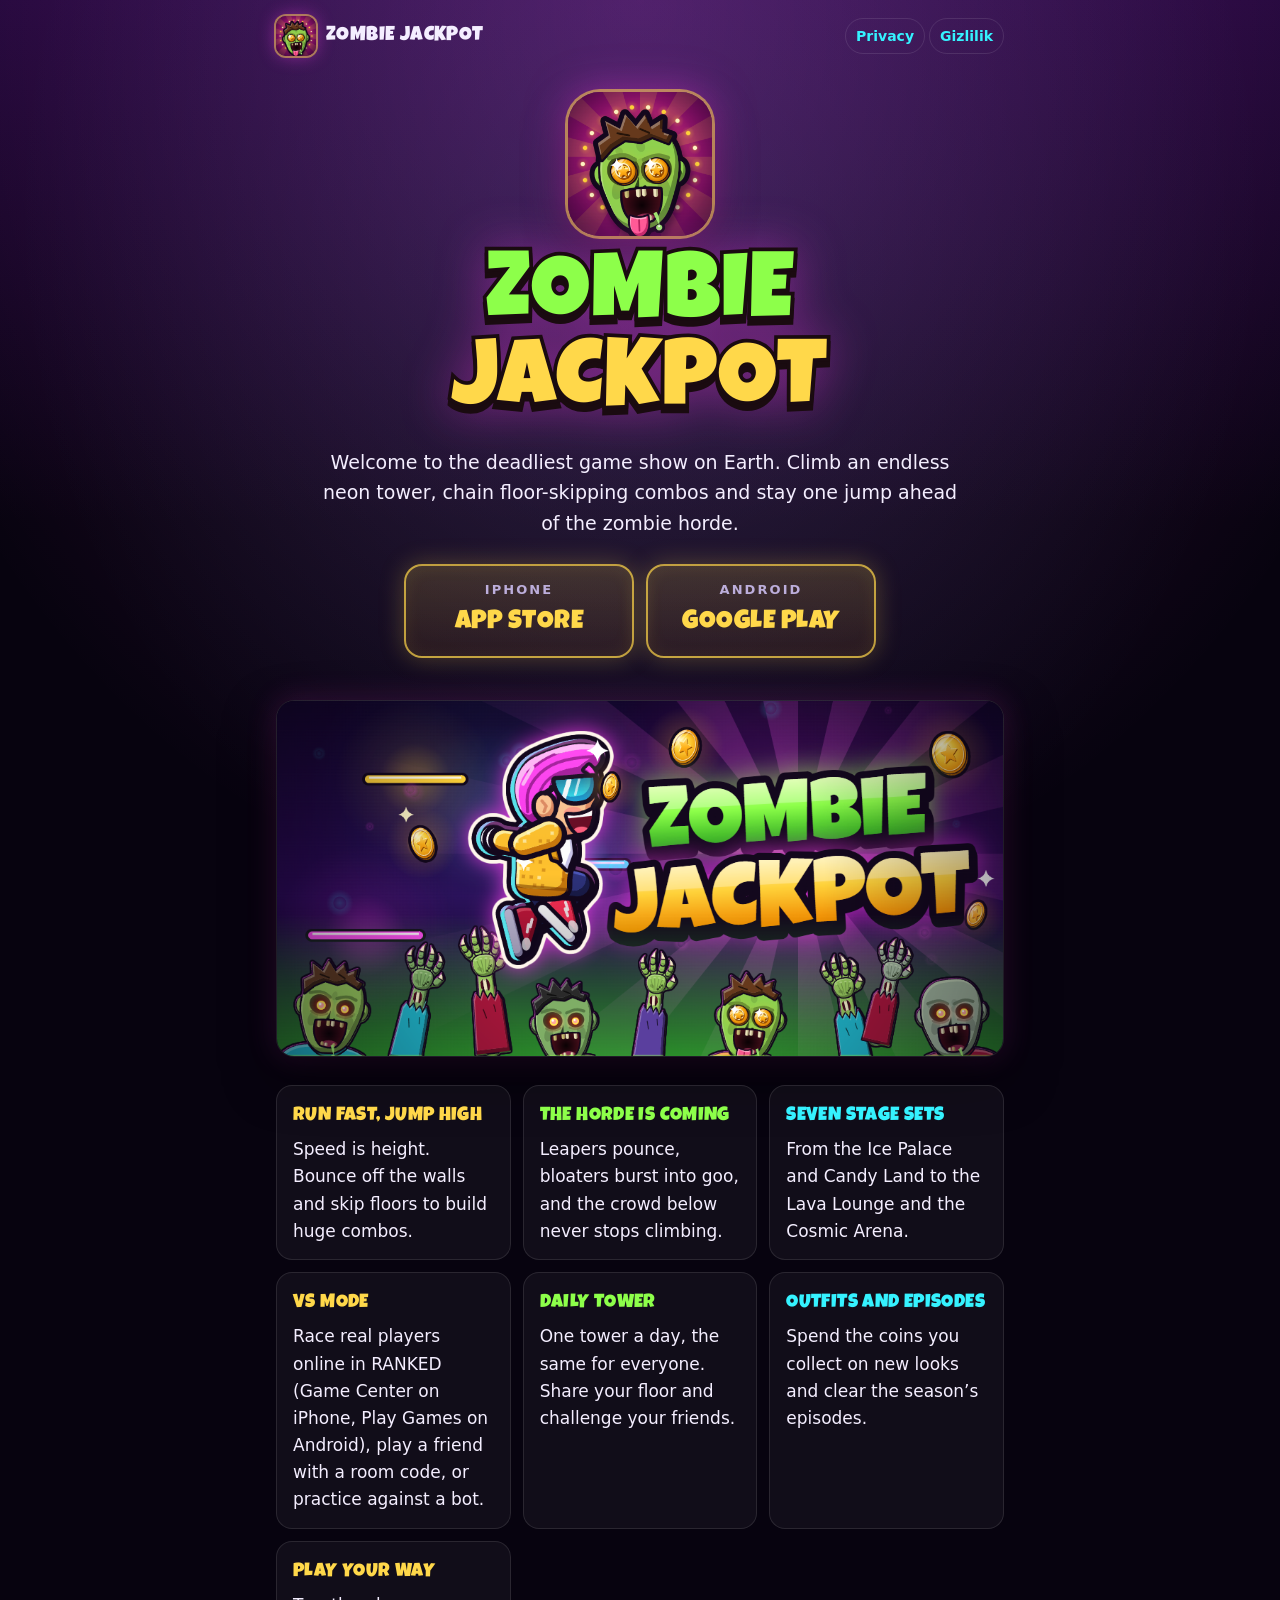
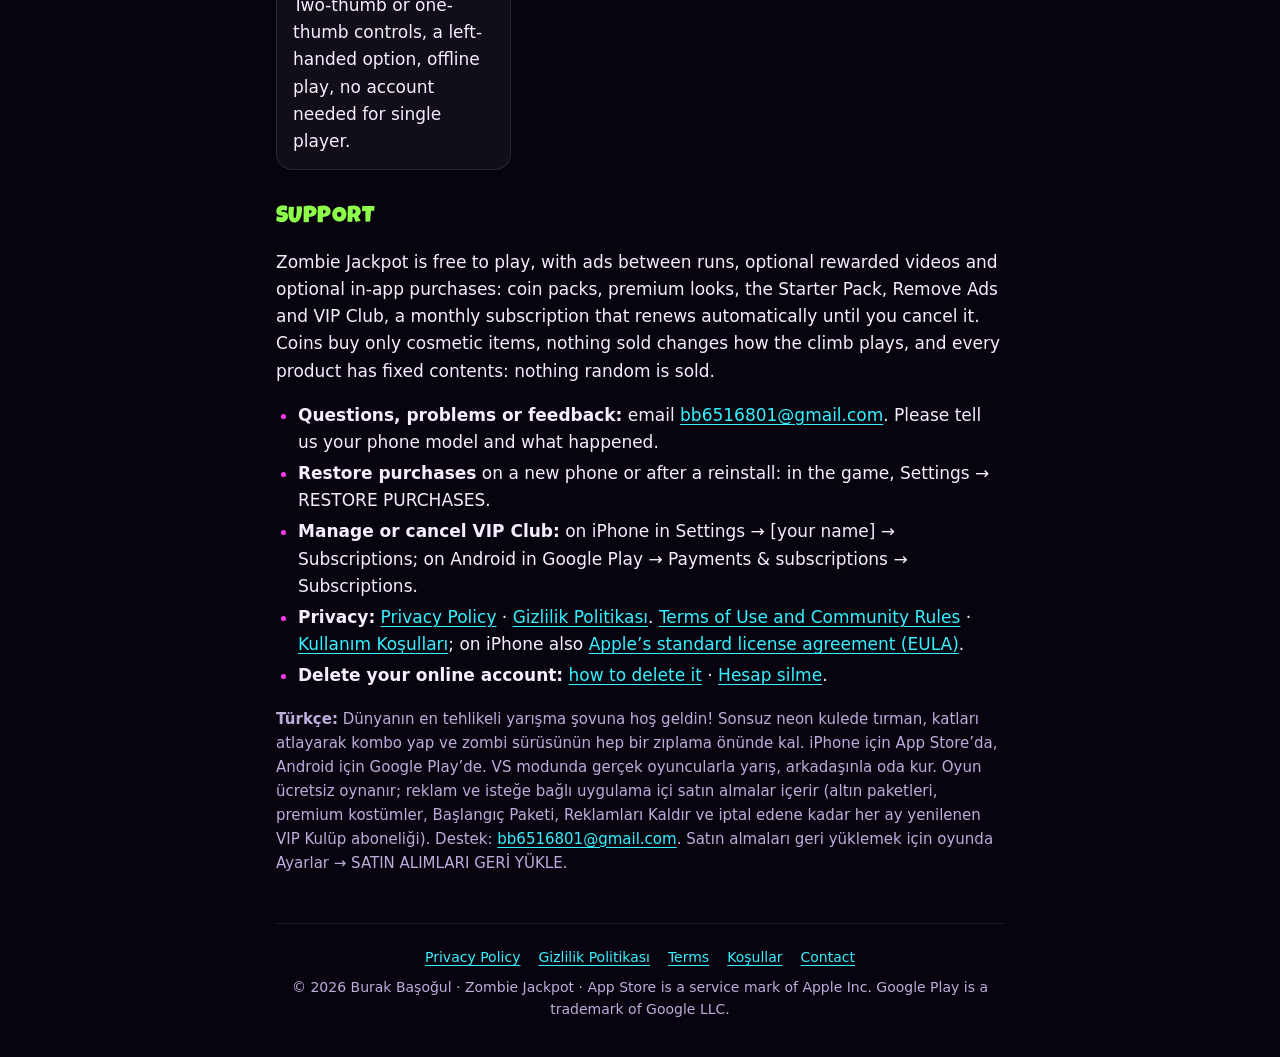
<file: index.html>
<!doctype html>
<html lang="en">
<head>
<meta charset="utf-8">
<meta name="viewport" content="width=device-width, initial-scale=1">
<meta name="color-scheme" content="dark">
<meta name="theme-color" content="#1f0838">
<title>Zombie Jackpot · iPhone and Android</title>
<meta name="description" content="Zombie Jackpot: climb an endless neon tower in a zombie game show. Run fast, jump high, chain combos and stay one jump ahead of the horde. For iPhone (App Store) and Android (Google Play).">
<meta property="og:title" content="Zombie Jackpot">
<meta property="og:description" content="Climb the neon tower, chain combos, escape the zombie horde. For iPhone and Android.">
<meta property="og:image" content="feature-graphic.png">
<meta property="og:type" content="website">
<link rel="icon" href="icon-512.png" type="image/png">
<link rel="apple-touch-icon" href="icon-512.png">
<link rel="stylesheet" href="style.css">
</head>
<body>
<div class="wrap">
  <header class="top">
    <a class="brand" href="index.html" aria-current="page"><img src="icon-512.png" alt="" width="40" height="40"><span>Zombie Jackpot</span></a>
    <nav class="lang" aria-label="Privacy"><a href="privacy.html">Privacy</a><a href="gizlilik.html" hreflang="tr" lang="tr">Gizlilik</a></nav>
  </header>

  <main>
    <section class="hero">
      <img class="icon" src="icon-512.png" alt="Zombie Jackpot app icon: a green zombie with gold coin eyes" width="144" height="144">
      <h1 class="logo"><span class="z">Zombie</span><span class="j">Jackpot</span></h1>
      <p class="tagline">Welcome to the deadliest game show on Earth. Climb an endless neon tower, chain floor-skipping
      combos and stay one jump ahead of the zombie horde.</p>
      <div class="stores">
        <a class="soon" href="https://apps.apple.com/app/id6822886805"><small>iPhone</small><strong>App Store</strong></a>
        <a class="soon" href="https://play.google.com/store/apps/details?id=com.zombiejackpot.game"><small>Android</small><strong>Google Play</strong></a>
      </div>
    </section>

    <img class="banner" src="feature-graphic.png" alt="The Zombie Jackpot hero leaps above a crowd of cartoon zombies reaching for coins" width="1024" height="500">

    <ul class="features">
      <li><b>Run fast, jump high</b>Speed is height. Bounce off the walls and skip floors to build huge combos.</li>
      <li><b>The horde is coming</b>Leapers pounce, bloaters burst into goo, and the crowd below never stops climbing.</li>
      <li><b>Seven stage sets</b>From the Ice Palace and Candy Land to the Lava Lounge and the Cosmic Arena.</li>
      <li><b>VS mode</b>Race real players online in RANKED (Game Center on iPhone, Play Games on Android), play a friend with a room code, or practice against a bot.</li>
      <li><b>Daily Tower</b>One tower a day, the same for everyone. Share your floor and challenge your friends.</li>
      <li><b>Outfits and episodes</b>Spend the coins you collect on new looks and clear the season’s episodes.</li>
      <li><b>Play your way</b>Two-thumb or one-thumb controls, a left-handed option, offline play, no account needed for single player.</li>
    </ul>

    <section class="doc" aria-labelledby="support">
      <h2 id="support">Support</h2>
      <p>Zombie Jackpot is free to play, with ads between runs, optional rewarded videos and optional in-app purchases:
      coin packs, premium looks, the Starter Pack, Remove Ads and VIP Club, a monthly subscription that renews
      automatically until you cancel it. Coins buy only cosmetic items, nothing sold changes how the climb plays, and every
      product has fixed contents: nothing random is sold.</p>
      <ul>
        <li><strong>Questions, problems or feedback:</strong> email <a href="mailto:bb6516801@gmail.com">bb6516801@gmail.com</a>.
        Please tell us your phone model and what happened.</li>
        <li><strong>Restore purchases</strong> on a new phone or after a reinstall: in the game, Settings → RESTORE PURCHASES.</li>
        <li><strong>Manage or cancel VIP Club:</strong> on iPhone in Settings → [your name] → Subscriptions; on Android in
        Google Play → Payments &amp; subscriptions → Subscriptions.</li>
        <li><strong>Privacy:</strong> <a href="privacy.html">Privacy Policy</a> · <a href="gizlilik.html" hreflang="tr" lang="tr">Gizlilik Politikası</a>.
        <a href="terms.html">Terms of Use and Community Rules</a> · <a href="kosullar.html" hreflang="tr" lang="tr">Kullanım Koşulları</a>; on iPhone also <a href="https://www.apple.com/legal/internet-services/itunes/dev/stdeula/" rel="noopener">Apple’s standard license agreement (EULA)</a>.</li>
        <li><strong>Delete your online account:</strong> <a href="delete-account.html">how to delete it</a> · <a href="hesap-silme.html" hreflang="tr" lang="tr">Hesap silme</a>.</li>
      </ul>
    </section>

    <p class="note" lang="tr"><strong>Türkçe:</strong> Dünyanın en tehlikeli yarışma şovuna hoş geldin! Sonsuz neon kulede
    tırman, katları atlayarak kombo yap ve zombi sürüsünün hep bir zıplama önünde kal. iPhone için App Store’da,
    Android için Google Play’de. VS modunda gerçek oyuncularla yarış, arkadaşınla oda kur. Oyun ücretsiz oynanır;
    reklam ve isteğe bağlı uygulama içi satın almalar içerir (altın paketleri, premium kostümler, Başlangıç Paketi,
    Reklamları Kaldır ve iptal edene kadar her ay yenilenen VIP Kulüp aboneliği). Destek:
    <a href="mailto:bb6516801@gmail.com">bb6516801@gmail.com</a>. Satın almaları geri yüklemek için oyunda Ayarlar →
    SATIN ALIMLARI GERİ YÜKLE.</p>
  </main>

  <footer class="foot">
    <nav aria-label="Site"><a href="privacy.html">Privacy Policy</a><a href="gizlilik.html" hreflang="tr" lang="tr">Gizlilik Politikası</a><a href="terms.html">Terms</a><a href="kosullar.html" hreflang="tr" lang="tr">Koşullar</a><a href="mailto:bb6516801@gmail.com">Contact</a></nav>
    <div>© 2026 Burak Başoğul · Zombie Jackpot · App Store is a service mark of Apple Inc. Google Play is a trademark of Google LLC.</div>
  </footer>
</div>
</body>
</html>
</file>
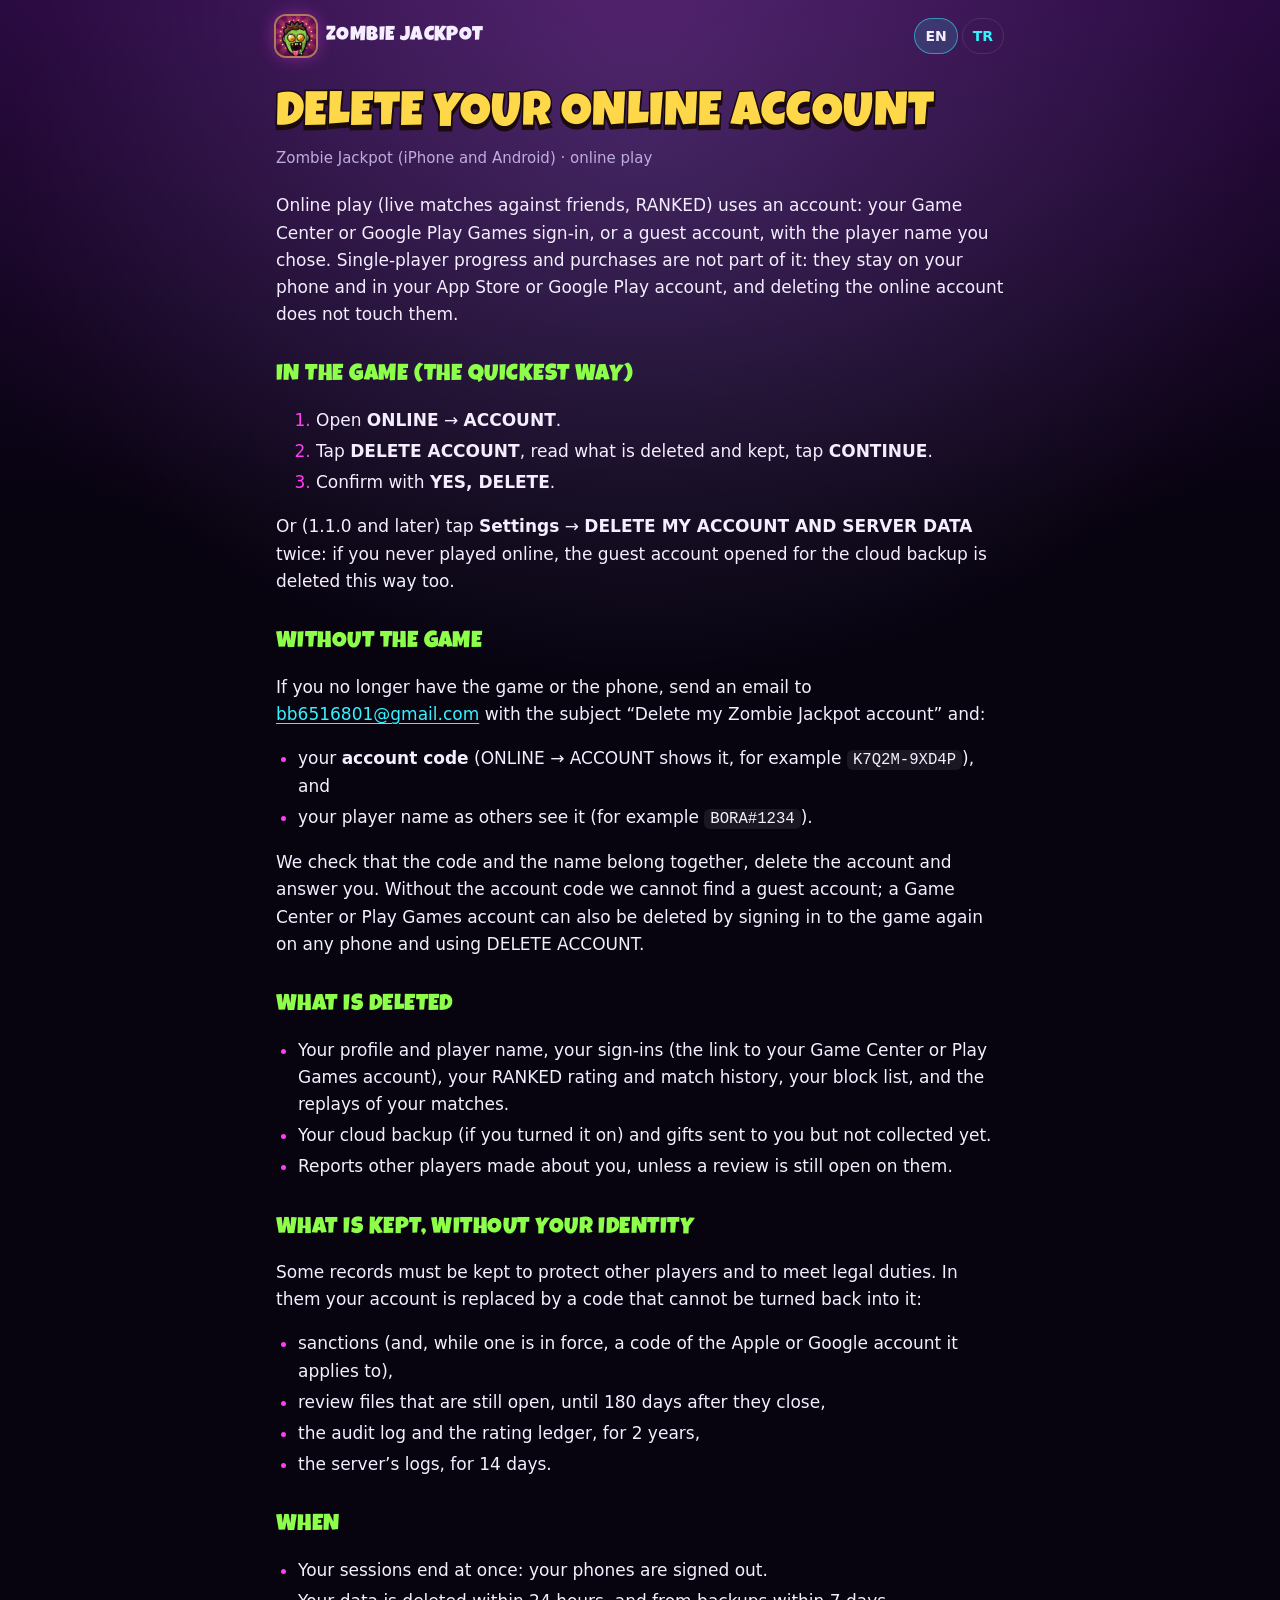
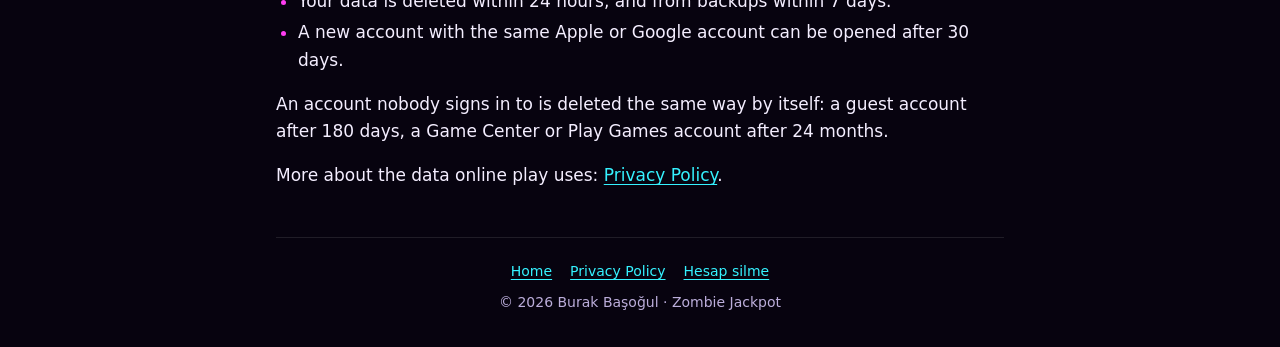
<file: delete-account.html>
<!doctype html>
<html lang="en">
<head>
<meta charset="utf-8">
<meta name="viewport" content="width=device-width, initial-scale=1">
<meta name="color-scheme" content="dark">
<meta name="theme-color" content="#1f0838">
<meta name="robots" content="noindex">
<title>Delete your online account · Zombie Jackpot</title>
<meta name="description" content="How to delete your Zombie Jackpot online account, in the game or by email, and what is deleted and kept.">
<link rel="icon" href="icon-512.png" type="image/png">
<link rel="apple-touch-icon" href="icon-512.png">
<link rel="alternate" hreflang="tr" href="hesap-silme.html">
<link rel="stylesheet" href="style.css">
</head>
<body>
<div class="wrap">
  <header class="top">
    <a class="brand" href="index.html"><img src="icon-512.png" alt="" width="40" height="40"><span>Zombie Jackpot</span></a>
    <nav class="lang" aria-label="Language"><span aria-current="page">EN</span><a href="hesap-silme.html" hreflang="tr" lang="tr">TR</a></nav>
  </header>

  <main class="doc">
    <h1>Delete your online account</h1>
    <p class="meta">Zombie Jackpot (iPhone and Android) · online play</p>

    <p>Online play (live matches against friends, RANKED) uses an account: your Game Center or Google Play Games sign-in,
    or a guest account, with the player name you chose. Single-player progress and purchases are not part of it: they
    stay on your phone and in your App Store or Google Play account, and deleting the online account does not touch
    them.</p>

    <h2 id="in-game">In the game (the quickest way)</h2>
    <ol>
      <li>Open <strong>ONLINE</strong> → <strong>ACCOUNT</strong>.</li>
      <li>Tap <strong>DELETE ACCOUNT</strong>, read what is deleted and kept, tap <strong>CONTINUE</strong>.</li>
      <li>Confirm with <strong>YES, DELETE</strong>.</li>
    </ol>
    <p>Or (1.1.0 and later) tap <strong>Settings</strong> → <strong>DELETE MY ACCOUNT AND SERVER DATA</strong> twice: if you
    never played online, the guest account opened for the cloud backup is deleted this way too.</p>

    <h2 id="email">Without the game</h2>
    <p>If you no longer have the game or the phone, send an email to
    <a href="mailto:bb6516801@gmail.com?subject=Delete%20my%20Zombie%20Jackpot%20account">bb6516801@gmail.com</a> with
    the subject “Delete my Zombie Jackpot account” and:</p>
    <ul>
      <li>your <strong>account code</strong> (ONLINE → ACCOUNT shows it, for example <code>K7Q2M-9XD4P</code>), and</li>
      <li>your player name as others see it (for example <code>BORA#1234</code>).</li>
    </ul>
    <p>We check that the code and the name belong together, delete the account and answer you. Without the account code
    we cannot find a guest account; a Game Center or Play Games account can also be deleted by signing in to the game
    again on any phone and using DELETE ACCOUNT.</p>

    <h2 id="what">What is deleted</h2>
    <ul>
      <li>Your profile and player name, your sign-ins (the link to your Game Center or Play Games account), your RANKED
      rating and match history, your block list, and the replays of your matches.</li>
      <li>Your cloud backup (if you turned it on) and gifts sent to you but not collected yet.</li>
      <li>Reports other players made about you, unless a review is still open on them.</li>
    </ul>

    <h2 id="kept">What is kept, without your identity</h2>
    <p>Some records must be kept to protect other players and to meet legal duties. In them your account is replaced by a
    code that cannot be turned back into it:</p>
    <ul>
      <li>sanctions (and, while one is in force, a code of the Apple or Google account it applies to),</li>
      <li>review files that are still open, until 180 days after they close,</li>
      <li>the audit log and the rating ledger, for 2 years,</li>
      <li>the server’s logs, for 14 days.</li>
    </ul>

    <h2 id="when">When</h2>
    <ul>
      <li>Your sessions end at once: your phones are signed out.</li>
      <li>Your data is deleted within 24 hours, and from backups within 7 days.</li>
      <li>A new account with the same Apple or Google account can be opened after 30 days.</li>
    </ul>
    <p>An account nobody signs in to is deleted the same way by itself: a guest account after 180 days, a Game Center or
    Play Games account after 24 months.</p>

    <p>More about the data online play uses: <a href="privacy.html">Privacy Policy</a>.</p>
  </main>

  <footer class="foot">
    <nav aria-label="Site"><a href="index.html">Home</a><a href="privacy.html">Privacy Policy</a><a href="hesap-silme.html" hreflang="tr" lang="tr">Hesap silme</a></nav>
    <div>© 2026 Burak Başoğul · Zombie Jackpot</div>
  </footer>
</div>
</body>
</html>
</file>
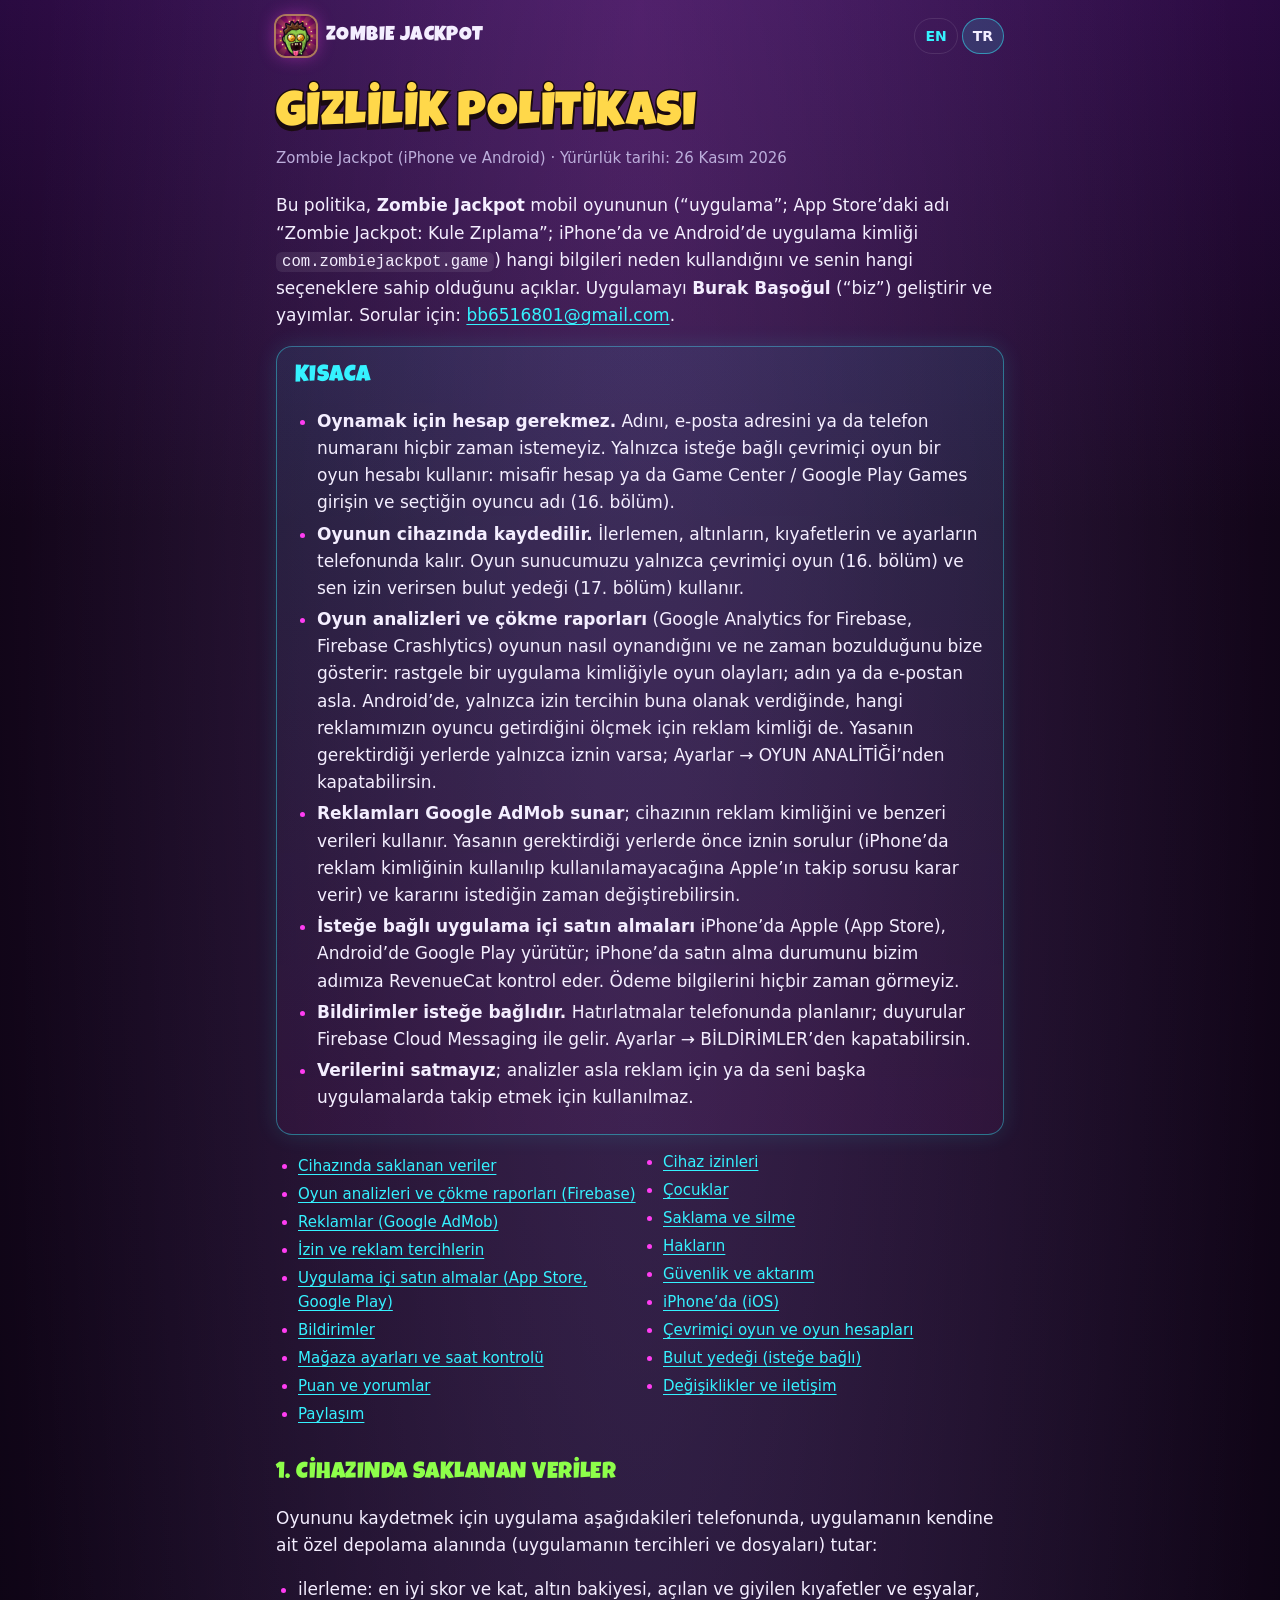
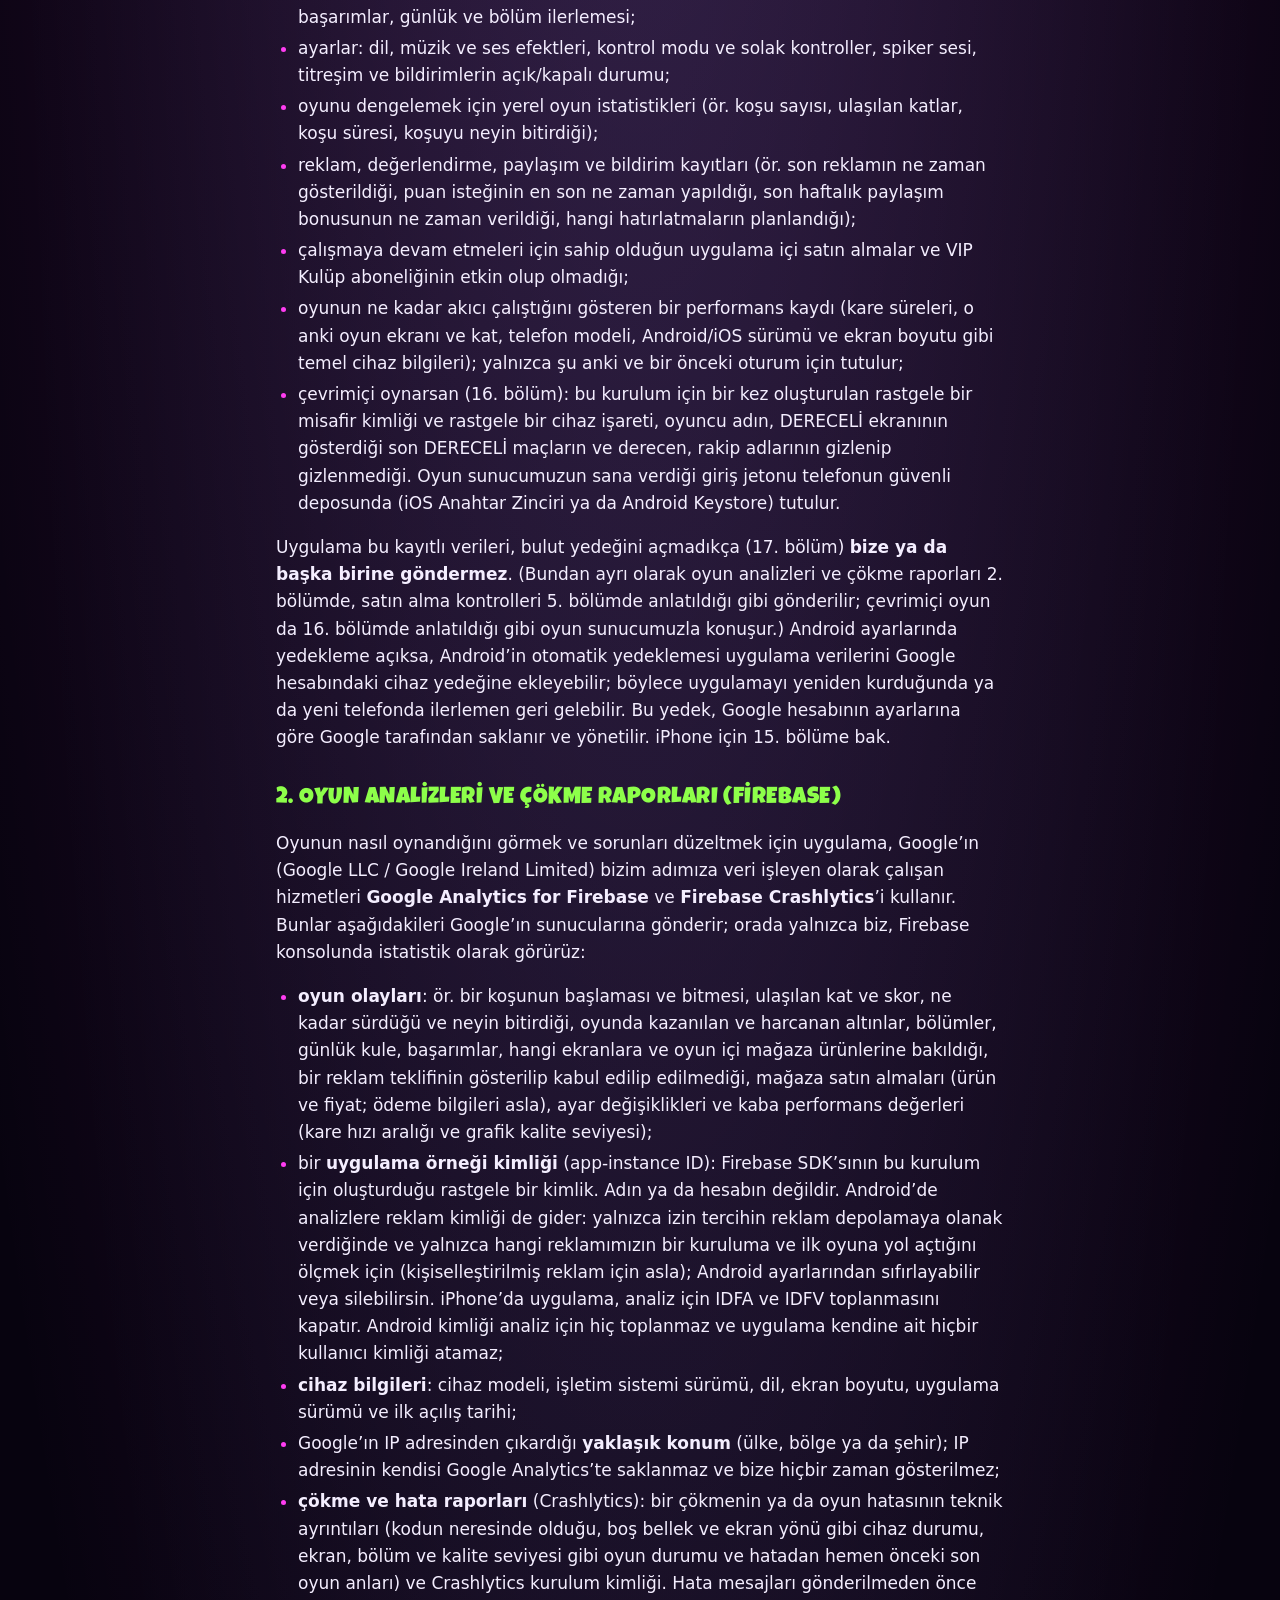
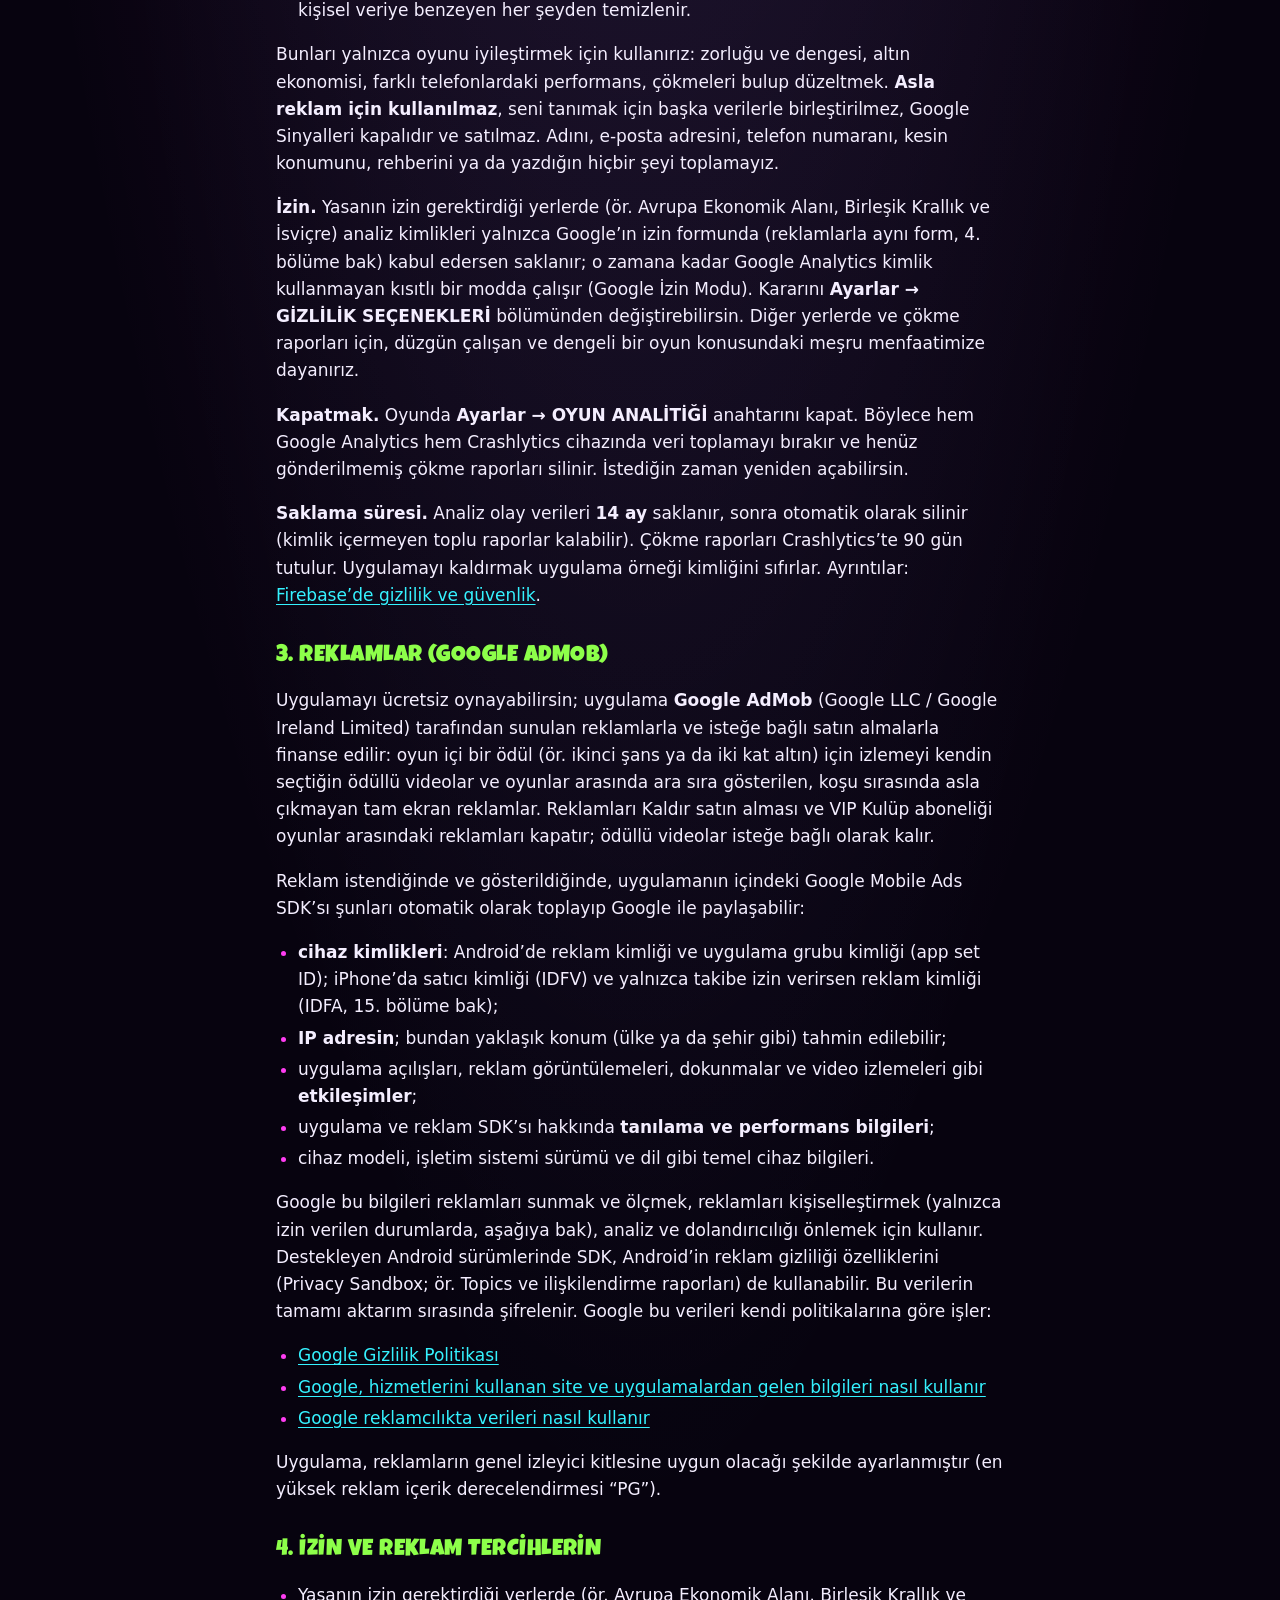
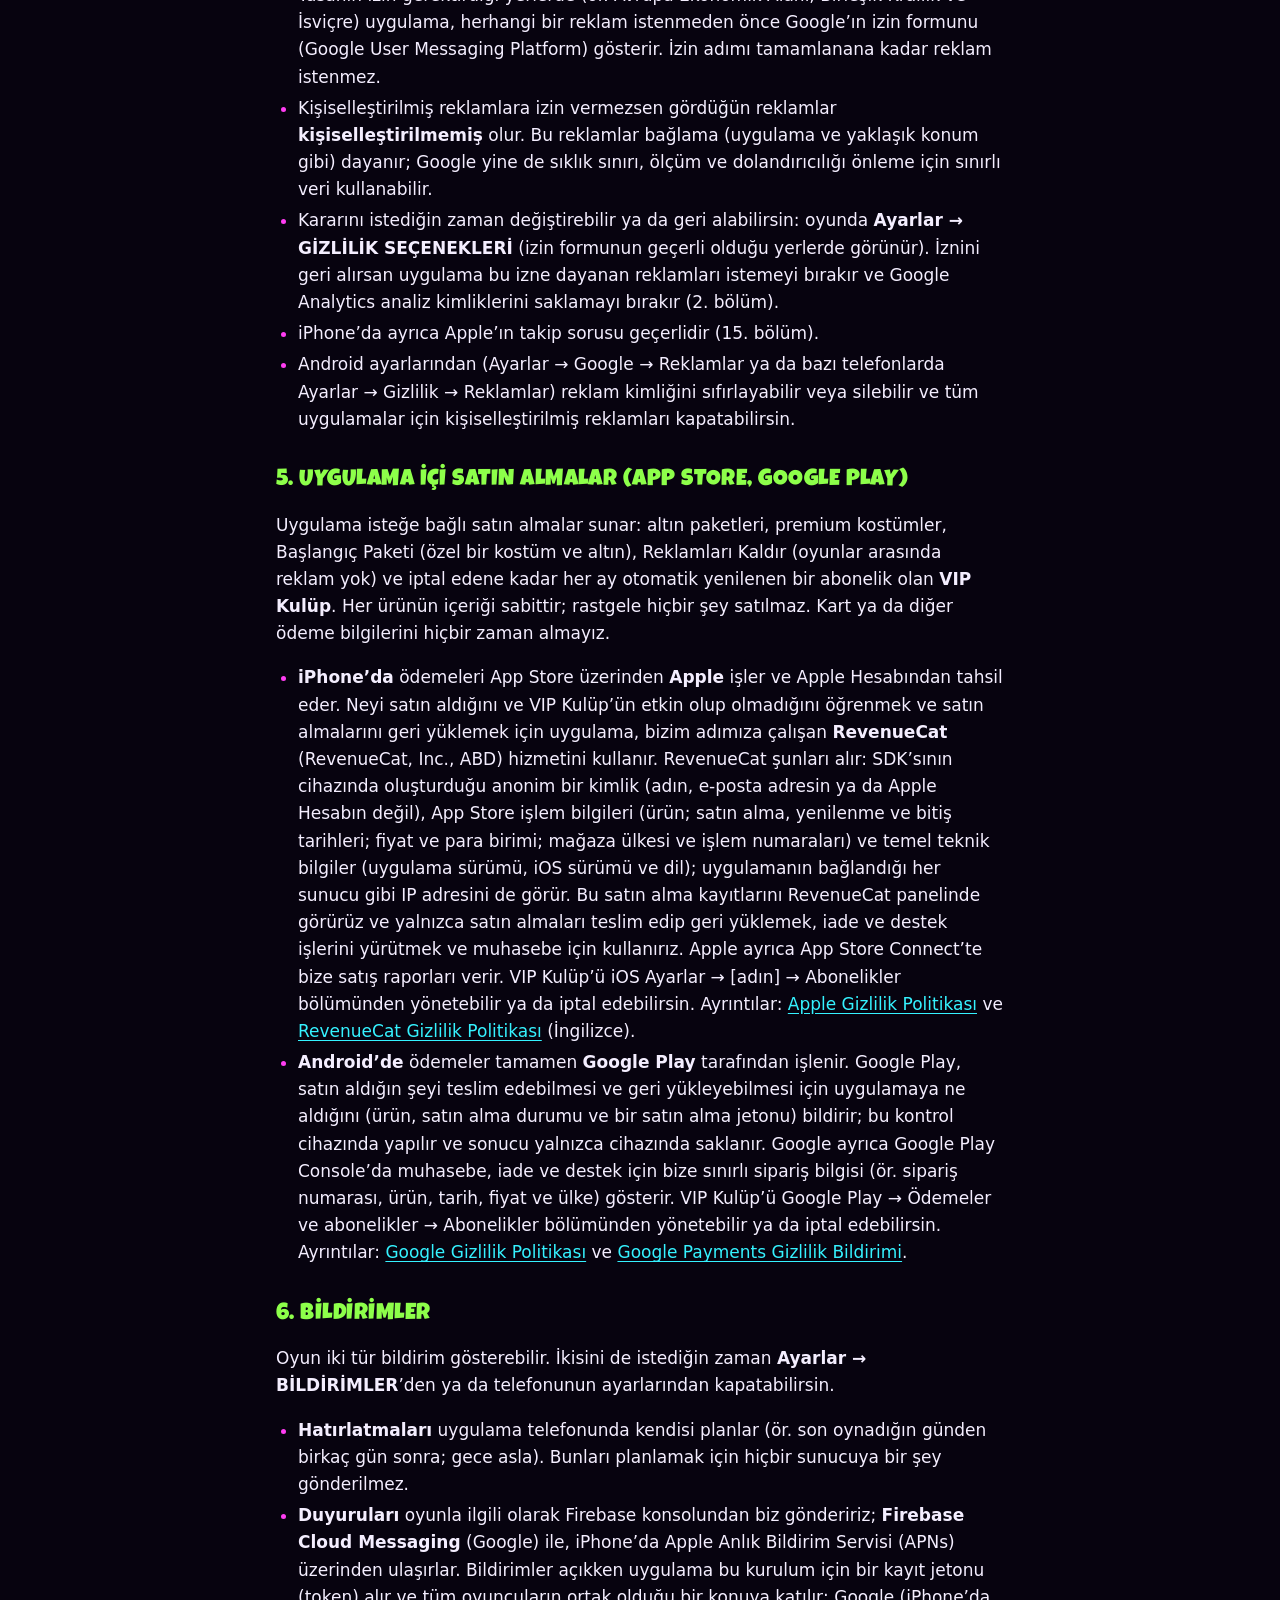
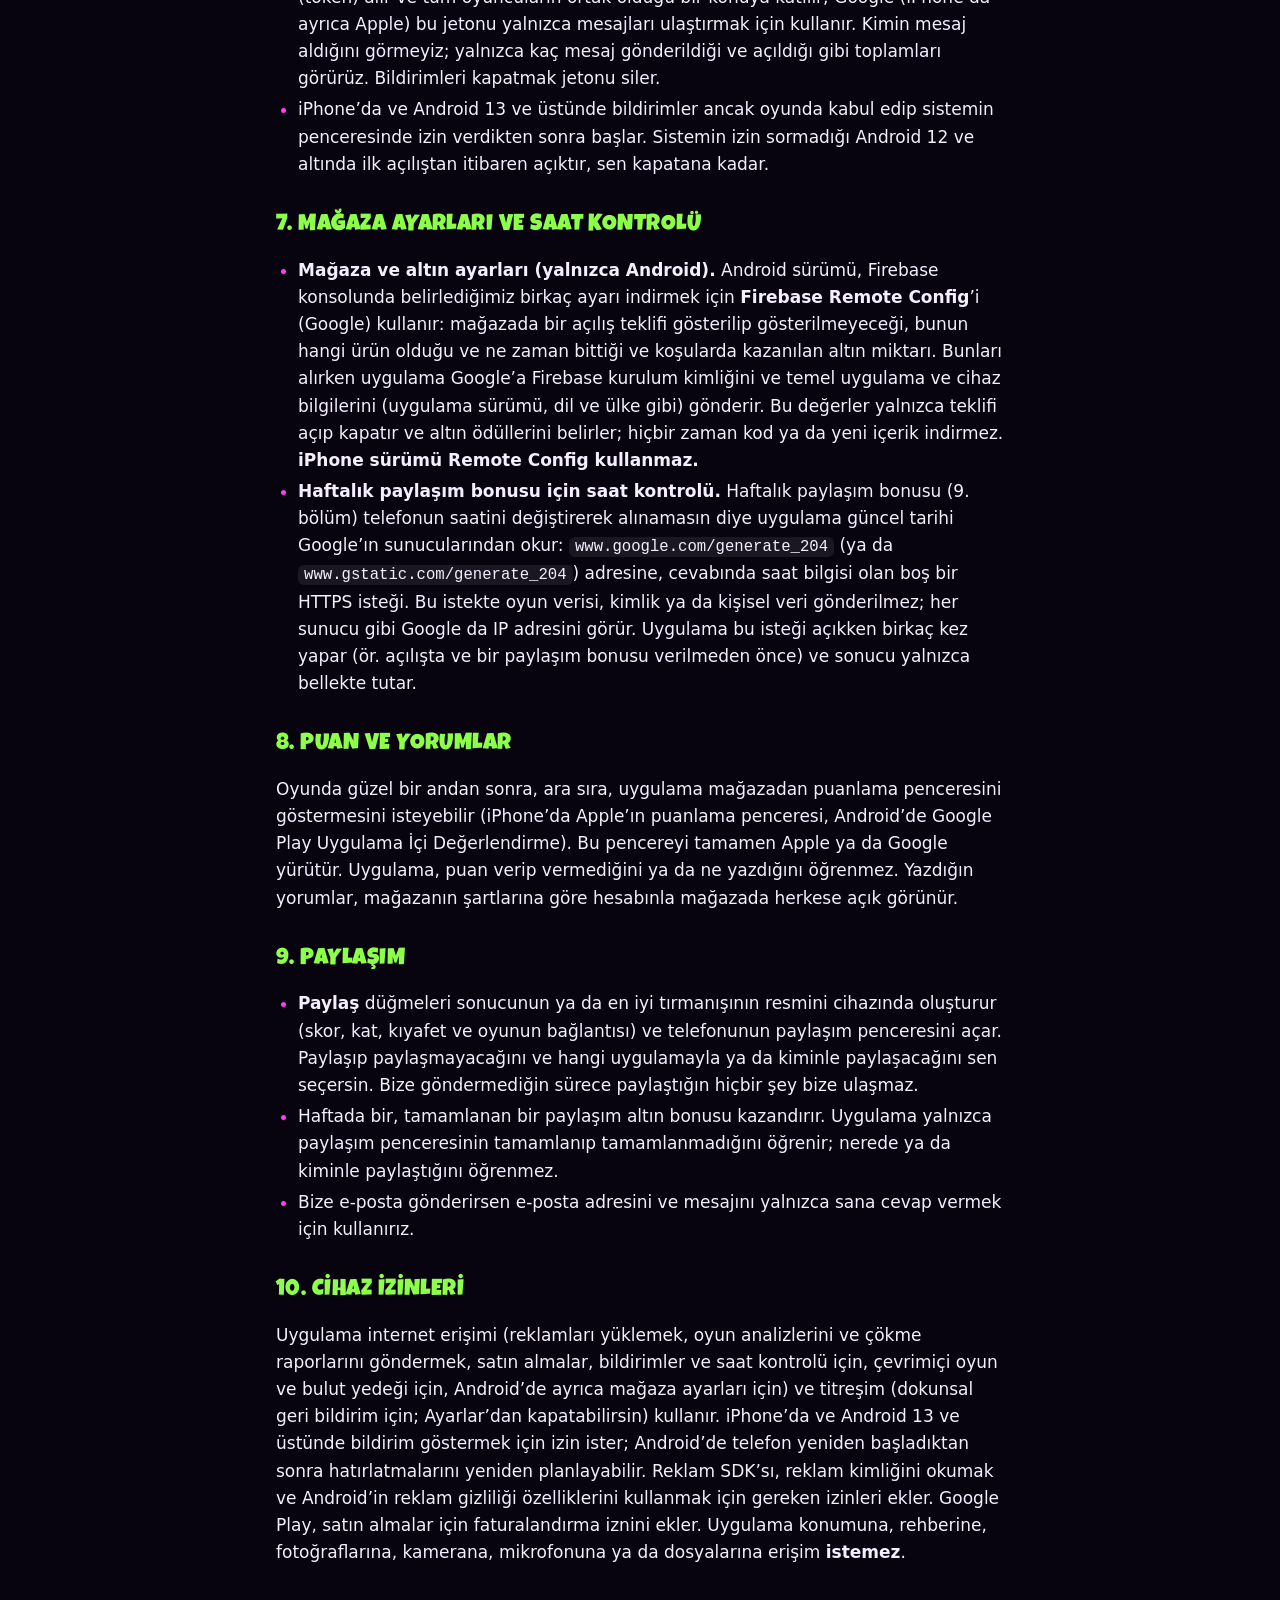
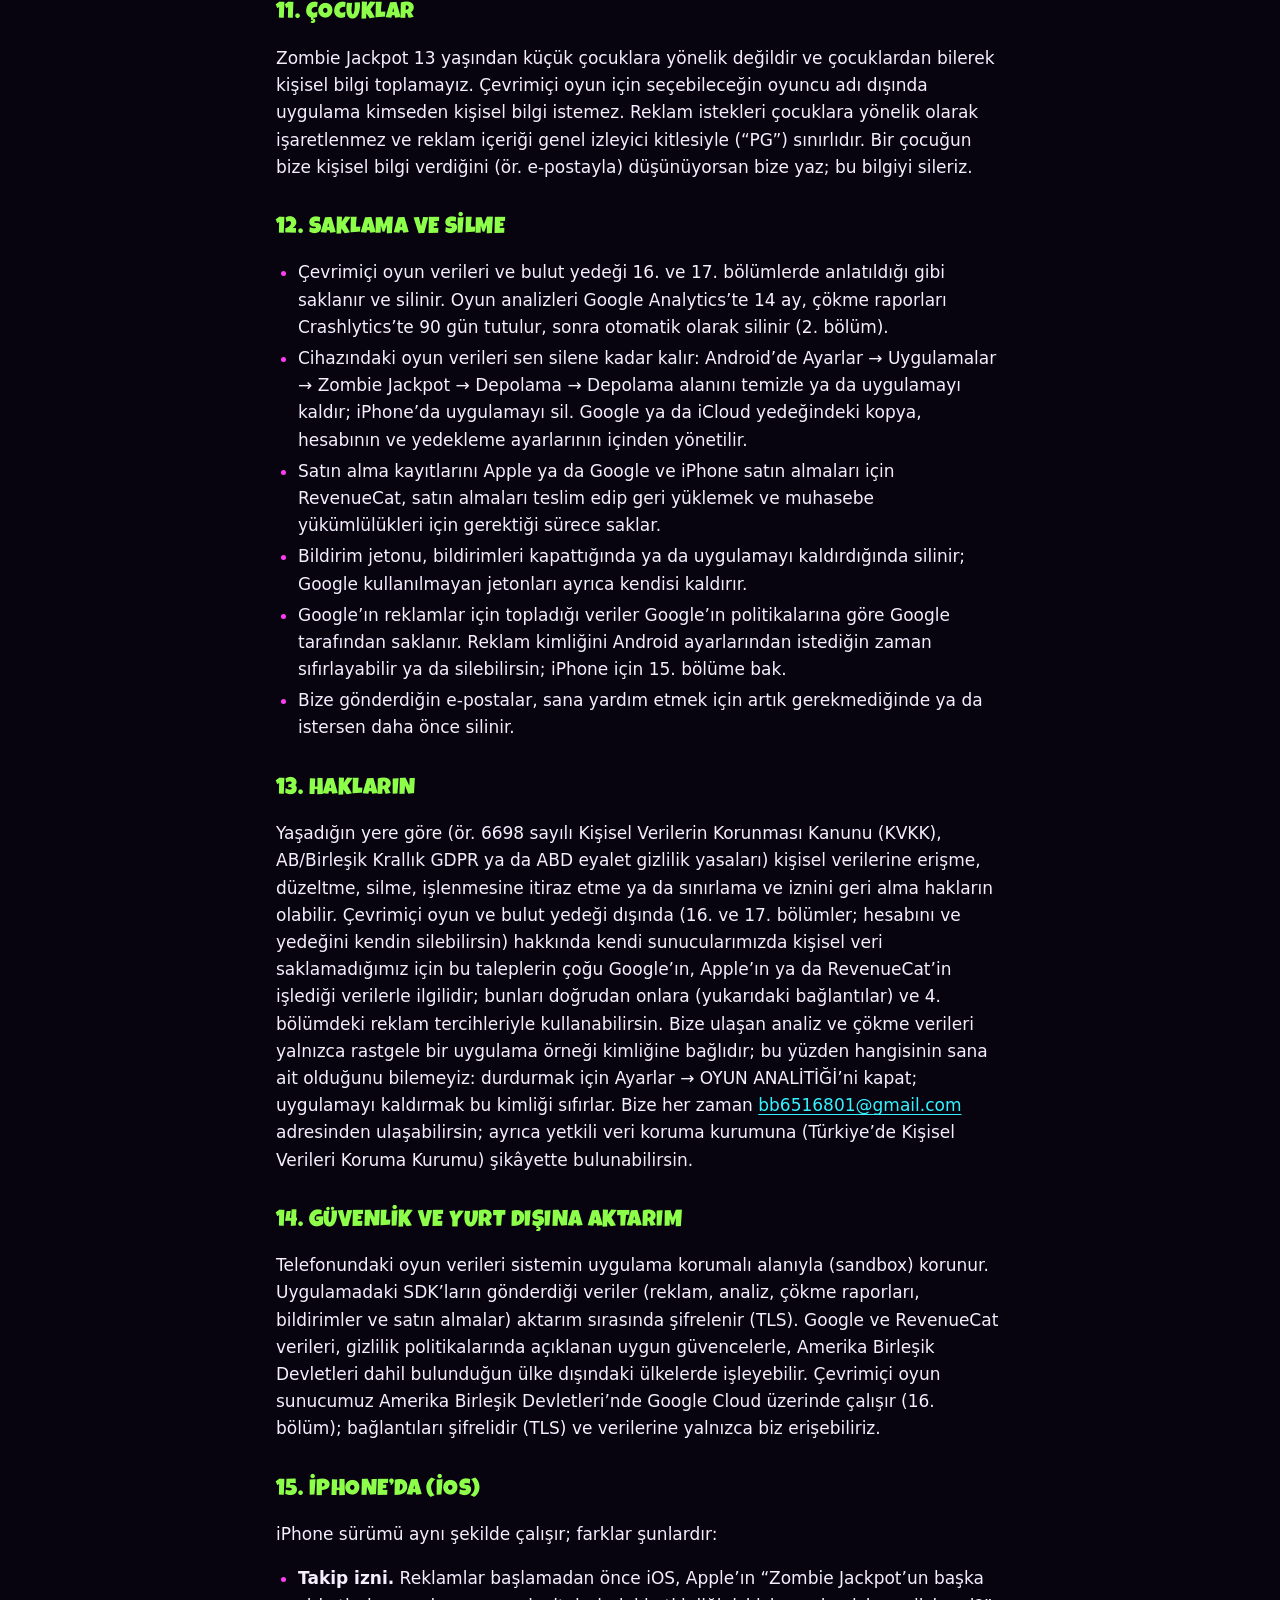
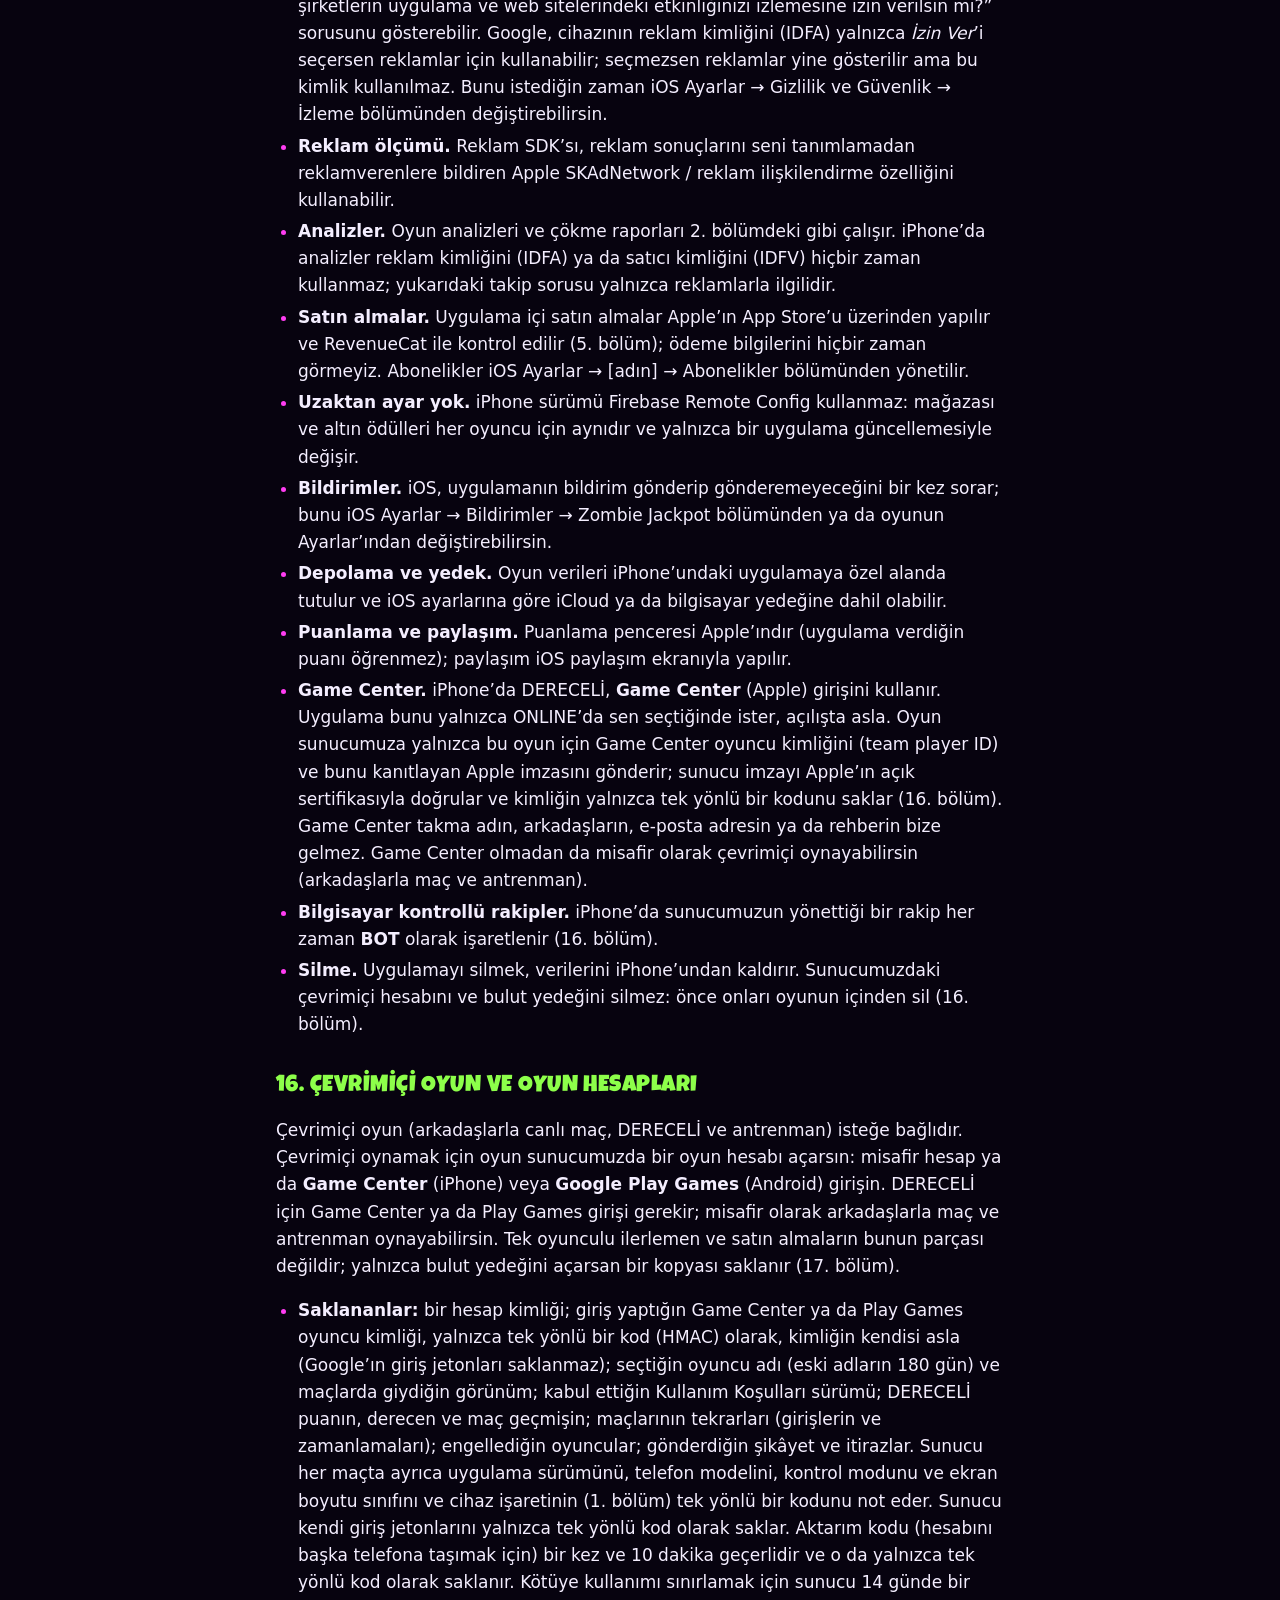
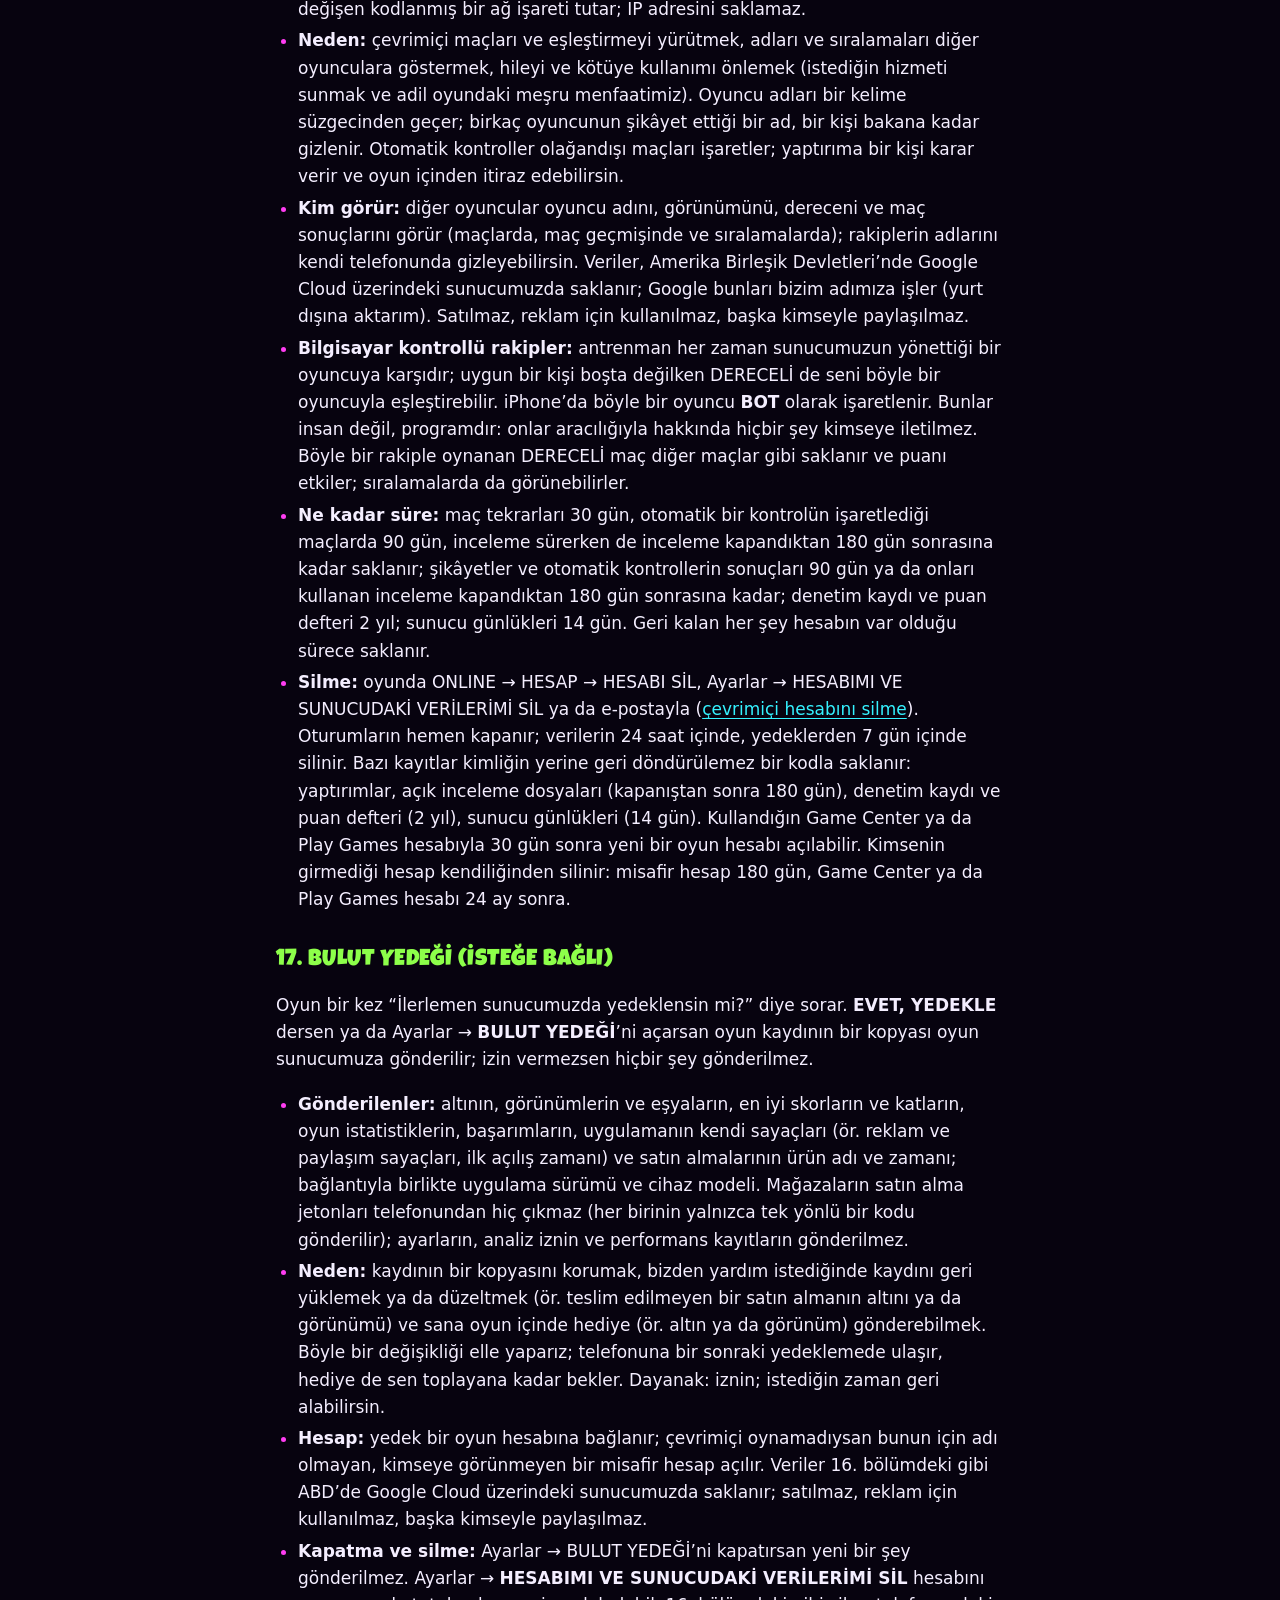
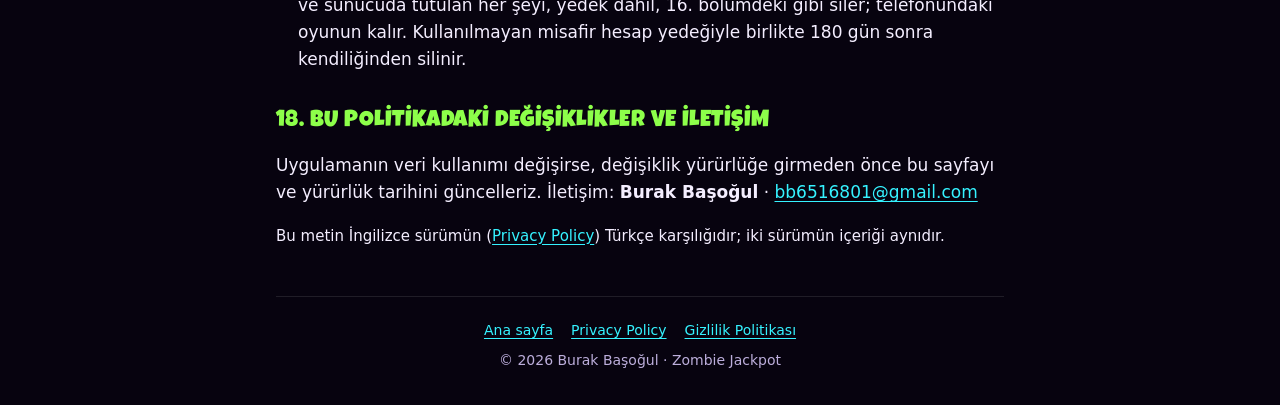
<file: gizlilik.html>
<!doctype html>
<html lang="tr">
<head>
<meta charset="utf-8">
<meta name="viewport" content="width=device-width, initial-scale=1">
<meta name="color-scheme" content="dark">
<meta name="theme-color" content="#1f0838">
<title>Gizlilik Politikası · Zombie Jackpot</title>
<meta name="description" content="iPhone ve Android için Zombie Jackpot mobil oyununun gizlilik politikası: cihazında kalan veriler, oyun analizleri ve çökme raporları (Firebase), Google AdMob reklamları, isteğe bağlı bildirimler, App Store (RevenueCat ile) ve Google Play satın almaları, oyun hesabıyla isteğe bağlı çevrimiçi oyun ve isteğe bağlı bulut yedeği nasıl çalışır, seçeneklerin neler.">
<link rel="icon" href="icon-512.png" type="image/png">
<link rel="apple-touch-icon" href="icon-512.png">
<link rel="alternate" hreflang="en" href="privacy.html">
<link rel="stylesheet" href="style.css">
</head>
<body>
<div class="wrap">
  <header class="top">
    <a class="brand" href="index.html"><img src="icon-512.png" alt="" width="40" height="40"><span lang="en">Zombie Jackpot</span></a>
    <nav class="lang" aria-label="Dil"><a href="privacy.html" hreflang="en" lang="en">EN</a><span aria-current="page">TR</span></nav>
  </header>

  <main class="doc">
    <h1>Gizlilik Politikası</h1>
    <p class="meta">Zombie Jackpot (iPhone ve Android) · Yürürlük tarihi: 26 Kasım 2026</p>

    <p>Bu politika, <strong>Zombie Jackpot</strong> mobil oyununun (“uygulama”; App Store’daki adı “Zombie Jackpot: Kule
    Zıplama”; iPhone’da ve Android’de uygulama kimliği <code>com.zombiejackpot.game</code>) hangi bilgileri neden
    kullandığını ve senin hangi seçeneklere sahip olduğunu açıklar. Uygulamayı <strong>Burak Başoğul</strong> (“biz”)
    geliştirir ve yayımlar. Sorular için: <a href="mailto:bb6516801@gmail.com">bb6516801@gmail.com</a>.</p>

    <section class="glance" aria-labelledby="ozet">
      <h2 id="ozet">Kısaca</h2>
      <ul>
        <li><strong>Oynamak için hesap gerekmez.</strong> Adını, e-posta adresini ya da telefon numaranı hiçbir zaman istemeyiz. Yalnızca isteğe bağlı çevrimiçi oyun bir oyun hesabı kullanır: misafir hesap ya da Game Center / Google Play Games girişin ve seçtiğin oyuncu adı (16. bölüm).</li>
        <li><strong>Oyunun cihazında kaydedilir.</strong> İlerlemen, altınların, kıyafetlerin ve ayarların telefonunda kalır. Oyun sunucumuzu yalnızca çevrimiçi oyun (16. bölüm) ve sen izin verirsen bulut yedeği (17. bölüm) kullanır.</li>
        <li><strong>Oyun analizleri ve çökme raporları</strong> (Google Analytics for Firebase, Firebase Crashlytics) oyunun nasıl oynandığını ve ne zaman bozulduğunu bize gösterir: rastgele bir uygulama kimliğiyle oyun olayları; adın ya da e-postan asla. Android’de, yalnızca izin tercihin buna olanak verdiğinde, hangi reklamımızın oyuncu getirdiğini ölçmek için reklam kimliği de. Yasanın gerektirdiği yerlerde yalnızca iznin varsa; Ayarlar → OYUN ANALİTİĞİ’nden kapatabilirsin.</li>
        <li><strong>Reklamları Google AdMob sunar</strong>; cihazının reklam kimliğini ve benzeri verileri kullanır. Yasanın gerektirdiği yerlerde önce iznin sorulur (iPhone’da reklam kimliğinin kullanılıp kullanılamayacağına Apple’ın takip sorusu karar verir) ve kararını istediğin zaman değiştirebilirsin.</li>
        <li><strong>İsteğe bağlı uygulama içi satın almaları</strong> iPhone’da Apple (App Store), Android’de Google Play yürütür; iPhone’da satın alma durumunu bizim adımıza RevenueCat kontrol eder. Ödeme bilgilerini hiçbir zaman görmeyiz.</li>
        <li><strong>Bildirimler isteğe bağlıdır.</strong> Hatırlatmalar telefonunda planlanır; duyurular Firebase Cloud Messaging ile gelir. Ayarlar → BİLDİRİMLER’den kapatabilirsin.</li>
        <li><strong>Verilerini satmayız</strong>; analizler asla reklam için ya da seni başka uygulamalarda takip etmek için kullanılmaz.</li>
      </ul>
    </section>

    <nav aria-label="İçindekiler">
      <ul class="toc">
        <li><a href="#cihaz">Cihazında saklanan veriler</a></li>
        <li><a href="#analiz">Oyun analizleri ve çökme raporları (Firebase)</a></li>
        <li><a href="#reklam">Reklamlar (Google AdMob)</a></li>
        <li><a href="#izin">İzin ve reklam tercihlerin</a></li>
        <li><a href="#satin-alma">Uygulama içi satın almalar (App Store, Google Play)</a></li>
        <li><a href="#bildirim">Bildirimler</a></li>
        <li><a href="#baglanti">Mağaza ayarları ve saat kontrolü</a></li>
        <li><a href="#degerlendirme">Puan ve yorumlar</a></li>
        <li><a href="#paylasim">Paylaşım</a></li>
        <li><a href="#izinler">Cihaz izinleri</a></li>
        <li><a href="#cocuklar">Çocuklar</a></li>
        <li><a href="#silme">Saklama ve silme</a></li>
        <li><a href="#haklar">Hakların</a></li>
        <li><a href="#guvenlik">Güvenlik ve aktarım</a></li>
        <li><a href="#ios">iPhone’da (iOS)</a></li>
        <li><a href="#cevrimici">Çevrimiçi oyun ve oyun hesapları</a></li>
        <li><a href="#bulut">Bulut yedeği (isteğe bağlı)</a></li>
        <li><a href="#degisiklik">Değişiklikler ve iletişim</a></li>
      </ul>
    </nav>

    <h2 id="cihaz">1. Cihazında saklanan veriler</h2>
    <p>Oyununu kaydetmek için uygulama aşağıdakileri telefonunda, uygulamanın kendine ait özel depolama alanında
    (uygulamanın tercihleri ve dosyaları) tutar:</p>
    <ul>
      <li>ilerleme: en iyi skor ve kat, altın bakiyesi, açılan ve giyilen kıyafetler ve eşyalar, başarımlar, günlük ve bölüm ilerlemesi;</li>
      <li>ayarlar: dil, müzik ve ses efektleri, kontrol modu ve solak kontroller, spiker sesi, titreşim ve bildirimlerin açık/kapalı durumu;</li>
      <li>oyunu dengelemek için yerel oyun istatistikleri (ör. koşu sayısı, ulaşılan katlar, koşu süresi, koşuyu neyin bitirdiği);</li>
      <li>reklam, değerlendirme, paylaşım ve bildirim kayıtları (ör. son reklamın ne zaman gösterildiği, puan isteğinin en son ne zaman yapıldığı, son haftalık paylaşım bonusunun ne zaman verildiği, hangi hatırlatmaların planlandığı);</li>
      <li>çalışmaya devam etmeleri için sahip olduğun uygulama içi satın almalar ve VIP Kulüp aboneliğinin etkin olup olmadığı;</li>
      <li>oyunun ne kadar akıcı çalıştığını gösteren bir performans kaydı (kare süreleri, o anki oyun ekranı ve kat,
      telefon modeli, Android/iOS sürümü ve ekran boyutu gibi temel cihaz bilgileri); yalnızca şu anki ve bir önceki
      oturum için tutulur;</li>
      <li>çevrimiçi oynarsan (16. bölüm): bu kurulum için bir kez oluşturulan rastgele bir misafir kimliği ve rastgele bir
      cihaz işareti, oyuncu adın, DERECELİ ekranının gösterdiği son DERECELİ maçların ve derecen, rakip adlarının gizlenip
      gizlenmediği. Oyun sunucumuzun sana verdiği giriş jetonu telefonun güvenli deposunda (iOS Anahtar Zinciri ya da
      Android Keystore) tutulur.</li>
    </ul>
    <p>Uygulama bu kayıtlı verileri, bulut yedeğini açmadıkça (17. bölüm) <strong>bize ya da başka birine
    göndermez</strong>. (Bundan ayrı olarak oyun analizleri ve çökme raporları 2. bölümde, satın alma kontrolleri 5.
    bölümde anlatıldığı gibi gönderilir; çevrimiçi oyun da 16. bölümde anlatıldığı gibi oyun sunucumuzla konuşur.) Android
    ayarlarında yedekleme açıksa, Android’in otomatik yedeklemesi uygulama verilerini Google hesabındaki cihaz yedeğine
    ekleyebilir; böylece uygulamayı yeniden kurduğunda ya da yeni telefonda ilerlemen geri gelebilir. Bu yedek, Google
    hesabının ayarlarına göre Google tarafından saklanır ve yönetilir. iPhone için 15. bölüme bak.</p>

    <h2 id="analiz">2. Oyun analizleri ve çökme raporları (Firebase)</h2>
    <p>Oyunun nasıl oynandığını görmek ve sorunları düzeltmek için uygulama, Google’ın (Google LLC / Google Ireland
    Limited) bizim adımıza veri işleyen olarak çalışan hizmetleri <strong>Google Analytics for Firebase</strong> ve
    <strong>Firebase Crashlytics</strong>’i kullanır. Bunlar aşağıdakileri Google’ın sunucularına gönderir; orada yalnızca
    biz, Firebase konsolunda istatistik olarak görürüz:</p>
    <ul>
      <li><strong>oyun olayları</strong>: ör. bir koşunun başlaması ve bitmesi, ulaşılan kat ve skor, ne kadar sürdüğü ve
      neyin bitirdiği, oyunda kazanılan ve harcanan altınlar, bölümler, günlük kule, başarımlar, hangi ekranlara ve oyun
      içi mağaza ürünlerine bakıldığı, bir reklam teklifinin gösterilip kabul edilip edilmediği, mağaza satın almaları
      (ürün ve fiyat; ödeme bilgileri asla), ayar değişiklikleri ve kaba performans değerleri (kare hızı aralığı ve grafik
      kalite seviyesi);</li>
      <li>bir <strong>uygulama örneği kimliği</strong> (app-instance ID): Firebase SDK’sının bu kurulum için oluşturduğu
      rastgele bir kimlik. Adın ya da hesabın değildir. Android’de analizlere reklam kimliği de gider: yalnızca izin tercihin reklam depolamaya olanak verdiğinde ve
      yalnızca hangi reklamımızın bir kuruluma ve ilk oyuna yol açtığını ölçmek için (kişiselleştirilmiş reklam için asla);
      Android ayarlarından sıfırlayabilir veya silebilirsin. iPhone’da uygulama, analiz için IDFA ve IDFV toplanmasını
      kapatır. Android kimliği analiz için hiç toplanmaz ve uygulama kendine ait hiçbir kullanıcı kimliği atamaz;</li>
      <li><strong>cihaz bilgileri</strong>: cihaz modeli, işletim sistemi sürümü, dil, ekran boyutu, uygulama sürümü ve
      ilk açılış tarihi;</li>
      <li>Google’ın IP adresinden çıkardığı <strong>yaklaşık konum</strong> (ülke, bölge ya da şehir); IP adresinin
      kendisi Google Analytics’te saklanmaz ve bize hiçbir zaman gösterilmez;</li>
      <li><strong>çökme ve hata raporları</strong> (Crashlytics): bir çökmenin ya da oyun hatasının teknik ayrıntıları
      (kodun neresinde olduğu, boş bellek ve ekran yönü gibi cihaz durumu, ekran, bölüm ve kalite seviyesi gibi oyun
      durumu ve hatadan hemen önceki son oyun anları) ve Crashlytics kurulum kimliği. Hata mesajları gönderilmeden önce
      kişisel veriye benzeyen her şeyden temizlenir.</li>
    </ul>
    <p>Bunları yalnızca oyunu iyileştirmek için kullanırız: zorluğu ve dengesi, altın ekonomisi, farklı telefonlardaki
    performans, çökmeleri bulup düzeltmek. <strong>Asla reklam için kullanılmaz</strong>, seni tanımak için başka
    verilerle birleştirilmez, Google Sinyalleri kapalıdır ve satılmaz. Adını, e-posta adresini, telefon numaranı, kesin
    konumunu, rehberini ya da yazdığın hiçbir şeyi toplamayız.</p>
    <p><strong>İzin.</strong> Yasanın izin gerektirdiği yerlerde (ör. Avrupa Ekonomik Alanı, Birleşik Krallık ve
    İsviçre) analiz kimlikleri yalnızca Google’ın izin formunda (reklamlarla aynı form, 4. bölüme bak) kabul edersen
    saklanır; o zamana kadar Google Analytics kimlik kullanmayan kısıtlı bir modda çalışır (Google İzin Modu). Kararını
    <strong>Ayarlar → GİZLİLİK SEÇENEKLERİ</strong> bölümünden değiştirebilirsin. Diğer yerlerde ve çökme raporları
    için, düzgün çalışan ve dengeli bir oyun konusundaki meşru menfaatimize dayanırız.</p>
    <p><strong>Kapatmak.</strong> Oyunda <strong>Ayarlar → OYUN ANALİTİĞİ</strong> anahtarını kapat. Böylece hem Google
    Analytics hem Crashlytics cihazında veri toplamayı bırakır ve henüz gönderilmemiş çökme raporları silinir. İstediğin
    zaman yeniden açabilirsin.</p>
    <p><strong>Saklama süresi.</strong> Analiz olay verileri <strong>14 ay</strong> saklanır, sonra otomatik olarak
    silinir (kimlik içermeyen toplu raporlar kalabilir). Çökme raporları Crashlytics’te 90 gün tutulur. Uygulamayı
    kaldırmak uygulama örneği kimliğini sıfırlar. Ayrıntılar:
    <a href="https://firebase.google.com/support/privacy" rel="noopener">Firebase’de gizlilik ve güvenlik</a>.</p>

    <h2 id="reklam">3. Reklamlar (Google AdMob)</h2>
    <p>Uygulamayı ücretsiz oynayabilirsin; uygulama <strong>Google AdMob</strong> (Google LLC / Google Ireland Limited)
    tarafından sunulan reklamlarla ve isteğe bağlı satın almalarla finanse edilir: oyun içi bir ödül (ör. ikinci şans ya
    da iki kat altın) için izlemeyi kendin seçtiğin ödüllü videolar ve oyunlar arasında ara sıra gösterilen, koşu
    sırasında asla çıkmayan tam ekran reklamlar. Reklamları Kaldır satın alması ve VIP Kulüp aboneliği oyunlar arasındaki
    reklamları kapatır; ödüllü videolar isteğe bağlı olarak kalır.</p>
    <p>Reklam istendiğinde ve gösterildiğinde, uygulamanın içindeki Google Mobile Ads SDK’sı şunları otomatik olarak
    toplayıp Google ile paylaşabilir:</p>
    <ul>
      <li><strong>cihaz kimlikleri</strong>: Android’de reklam kimliği ve uygulama grubu kimliği (app set ID); iPhone’da
      satıcı kimliği (IDFV) ve yalnızca takibe izin verirsen reklam kimliği (IDFA, 15. bölüme bak);</li>
      <li><strong>IP adresin</strong>; bundan yaklaşık konum (ülke ya da şehir gibi) tahmin edilebilir;</li>
      <li>uygulama açılışları, reklam görüntülemeleri, dokunmalar ve video izlemeleri gibi <strong>etkileşimler</strong>;</li>
      <li>uygulama ve reklam SDK’sı hakkında <strong>tanılama ve performans bilgileri</strong>;</li>
      <li>cihaz modeli, işletim sistemi sürümü ve dil gibi temel cihaz bilgileri.</li>
    </ul>
    <p>Google bu bilgileri reklamları sunmak ve ölçmek, reklamları kişiselleştirmek (yalnızca izin verilen durumlarda,
    aşağıya bak), analiz ve dolandırıcılığı önlemek için kullanır. Destekleyen Android sürümlerinde SDK, Android’in
    reklam gizliliği özelliklerini (Privacy Sandbox; ör. Topics ve ilişkilendirme raporları) de kullanabilir. Bu verilerin
    tamamı aktarım sırasında şifrelenir. Google bu verileri kendi politikalarına göre işler:</p>
    <ul>
      <li><a href="https://policies.google.com/privacy?hl=tr" rel="noopener">Google Gizlilik Politikası</a></li>
      <li><a href="https://policies.google.com/technologies/partner-sites?hl=tr" rel="noopener">Google, hizmetlerini kullanan site ve uygulamalardan gelen bilgileri nasıl kullanır</a></li>
      <li><a href="https://policies.google.com/technologies/ads?hl=tr" rel="noopener">Google reklamcılıkta verileri nasıl kullanır</a></li>
    </ul>
    <p>Uygulama, reklamların genel izleyici kitlesine uygun olacağı şekilde ayarlanmıştır (en yüksek reklam içerik
    derecelendirmesi “PG”).</p>

    <h2 id="izin">4. İzin ve reklam tercihlerin</h2>
    <ul>
      <li>Yasanın izin gerektirdiği yerlerde (ör. Avrupa Ekonomik Alanı, Birleşik Krallık ve İsviçre) uygulama, herhangi
      bir reklam istenmeden önce Google’ın izin formunu (Google User Messaging Platform) gösterir. İzin adımı
      tamamlanana kadar reklam istenmez.</li>
      <li>Kişiselleştirilmiş reklamlara izin vermezsen gördüğün reklamlar <strong>kişiselleştirilmemiş</strong> olur. Bu
      reklamlar bağlama (uygulama ve yaklaşık konum gibi) dayanır; Google yine de sıklık sınırı, ölçüm ve dolandırıcılığı
      önleme için sınırlı veri kullanabilir.</li>
      <li>Kararını istediğin zaman değiştirebilir ya da geri alabilirsin: oyunda <strong>Ayarlar → GİZLİLİK
      SEÇENEKLERİ</strong> (izin formunun geçerli olduğu yerlerde görünür). İznini geri alırsan uygulama bu izne dayanan
      reklamları istemeyi bırakır ve Google Analytics analiz kimliklerini saklamayı bırakır (2. bölüm).</li>
      <li>iPhone’da ayrıca Apple’ın takip sorusu geçerlidir (15. bölüm).</li>
      <li>Android ayarlarından (Ayarlar → Google → Reklamlar ya da bazı telefonlarda Ayarlar → Gizlilik → Reklamlar)
      reklam kimliğini sıfırlayabilir veya silebilir ve tüm uygulamalar için kişiselleştirilmiş reklamları
      kapatabilirsin.</li>
    </ul>

    <h2 id="satin-alma">5. Uygulama içi satın almalar (App Store, Google Play)</h2>
    <p>Uygulama isteğe bağlı satın almalar sunar: altın paketleri, premium kostümler, Başlangıç Paketi (özel bir kostüm
    ve altın), Reklamları Kaldır (oyunlar arasında reklam yok) ve iptal edene kadar her ay otomatik yenilenen bir abonelik
    olan <strong>VIP Kulüp</strong>. Her ürünün içeriği sabittir; rastgele hiçbir şey satılmaz. Kart ya da diğer ödeme
    bilgilerini hiçbir zaman almayız.</p>
    <ul>
      <li><strong>iPhone’da</strong> ödemeleri App Store üzerinden <strong>Apple</strong> işler ve Apple Hesabından tahsil
      eder. Neyi satın aldığını ve VIP Kulüp’ün etkin olup olmadığını öğrenmek ve satın almalarını geri yüklemek için
      uygulama, bizim adımıza çalışan <strong>RevenueCat</strong> (RevenueCat, Inc., ABD) hizmetini kullanır. RevenueCat
      şunları alır: SDK’sının cihazında oluşturduğu anonim bir kimlik (adın, e-posta adresin ya da Apple Hesabın değil),
      App Store işlem bilgileri (ürün; satın alma, yenilenme ve bitiş tarihleri; fiyat ve para birimi; mağaza ülkesi ve
      işlem numaraları) ve temel teknik bilgiler (uygulama sürümü, iOS sürümü ve dil); uygulamanın bağlandığı her sunucu
      gibi IP adresini de görür. Bu satın alma kayıtlarını RevenueCat panelinde görürüz ve yalnızca satın almaları teslim
      edip geri yüklemek, iade ve destek işlerini yürütmek ve muhasebe için kullanırız. Apple ayrıca App Store
      Connect’te bize satış raporları verir. VIP Kulüp’ü iOS Ayarlar → [adın] → Abonelikler bölümünden yönetebilir ya da
      iptal edebilirsin. Ayrıntılar: <a href="https://www.apple.com/tr/legal/privacy/" rel="noopener">Apple Gizlilik
      Politikası</a> ve <a href="https://www.revenuecat.com/privacy" rel="noopener" hreflang="en">RevenueCat Gizlilik
      Politikası</a> (İngilizce).</li>
      <li><strong>Android’de</strong> ödemeler tamamen <strong>Google Play</strong> tarafından işlenir. Google Play,
      satın aldığın şeyi teslim edebilmesi ve geri yükleyebilmesi için uygulamaya ne aldığını (ürün, satın alma durumu ve
      bir satın alma jetonu) bildirir; bu kontrol cihazında yapılır ve sonucu yalnızca cihazında saklanır. Google ayrıca
      Google Play Console’da muhasebe, iade ve destek için bize sınırlı sipariş bilgisi (ör. sipariş numarası, ürün,
      tarih, fiyat ve ülke) gösterir. VIP Kulüp’ü Google Play → Ödemeler ve abonelikler → Abonelikler bölümünden
      yönetebilir ya da iptal edebilirsin. Ayrıntılar:
      <a href="https://policies.google.com/privacy?hl=tr" rel="noopener">Google Gizlilik Politikası</a> ve
      <a href="https://payments.google.com/payments/apis-secure/u/0/get_legal_document?ldo=0&amp;ldt=privacynotice&amp;ldl=tr" rel="noopener">Google
      Payments Gizlilik Bildirimi</a>.</li>
    </ul>

    <h2 id="bildirim">6. Bildirimler</h2>
    <p>Oyun iki tür bildirim gösterebilir. İkisini de istediğin zaman <strong>Ayarlar → BİLDİRİMLER</strong>’den ya da
    telefonunun ayarlarından kapatabilirsin.</p>
    <ul>
      <li><strong>Hatırlatmaları</strong> uygulama telefonunda kendisi planlar (ör. son oynadığın günden birkaç gün sonra;
      gece asla). Bunları planlamak için hiçbir sunucuya bir şey gönderilmez.</li>
      <li><strong>Duyuruları</strong> oyunla ilgili olarak Firebase konsolundan biz göndeririz; <strong>Firebase Cloud
      Messaging</strong> (Google) ile, iPhone’da Apple Anlık Bildirim Servisi (APNs) üzerinden ulaşırlar. Bildirimler
      açıkken uygulama bu kurulum için bir kayıt jetonu (token) alır ve tüm oyuncuların ortak olduğu bir konuya katılır;
      Google (iPhone’da ayrıca Apple) bu jetonu yalnızca mesajları ulaştırmak için kullanır. Kimin mesaj aldığını
      görmeyiz; yalnızca kaç mesaj gönderildiği ve açıldığı gibi toplamları görürüz. Bildirimleri kapatmak jetonu siler.</li>
      <li>iPhone’da ve Android 13 ve üstünde bildirimler ancak oyunda kabul edip sistemin penceresinde izin verdikten sonra
      başlar. Sistemin izin sormadığı Android 12 ve altında ilk açılıştan itibaren açıktır, sen kapatana kadar.</li>
    </ul>

    <h2 id="baglanti">7. Mağaza ayarları ve saat kontrolü</h2>
    <ul>
      <li><strong>Mağaza ve altın ayarları (yalnızca Android).</strong> Android sürümü, Firebase konsolunda belirlediğimiz
      birkaç ayarı indirmek için <strong>Firebase Remote Config</strong>’i (Google) kullanır: mağazada bir açılış teklifi
      gösterilip gösterilmeyeceği, bunun hangi ürün olduğu ve ne zaman bittiği ve koşularda kazanılan altın miktarı. Bunları
      alırken uygulama Google’a Firebase kurulum kimliğini ve temel uygulama ve cihaz bilgilerini (uygulama sürümü, dil ve
      ülke gibi) gönderir. Bu değerler yalnızca teklifi açıp kapatır ve altın ödüllerini belirler; hiçbir zaman kod ya da
      yeni içerik indirmez. <strong>iPhone sürümü Remote Config kullanmaz.</strong></li>
      <li><strong>Haftalık paylaşım bonusu için saat kontrolü.</strong> Haftalık paylaşım bonusu (9. bölüm) telefonun
      saatini değiştirerek alınamasın diye uygulama güncel tarihi Google’ın sunucularından okur:
      <code>www.google.com/generate_204</code> (ya da <code>www.gstatic.com/generate_204</code>) adresine, cevabında saat
      bilgisi olan boş bir HTTPS isteği. Bu istekte oyun verisi, kimlik ya da kişisel veri gönderilmez; her sunucu gibi
      Google da IP adresini görür. Uygulama bu isteği açıkken birkaç kez yapar (ör. açılışta ve bir paylaşım bonusu
      verilmeden önce) ve sonucu yalnızca bellekte tutar.</li>
    </ul>

    <h2 id="degerlendirme">8. Puan ve yorumlar</h2>
    <p>Oyunda güzel bir andan sonra, ara sıra, uygulama mağazadan puanlama penceresini göstermesini isteyebilir (iPhone’da
    Apple’ın puanlama penceresi, Android’de Google Play Uygulama İçi Değerlendirme). Bu pencereyi tamamen Apple ya da
    Google yürütür. Uygulama, puan verip vermediğini ya da ne yazdığını öğrenmez. Yazdığın yorumlar, mağazanın şartlarına
    göre hesabınla mağazada herkese açık görünür.</p>

    <h2 id="paylasim">9. Paylaşım</h2>
    <ul>
      <li><strong>Paylaş</strong> düğmeleri sonucunun ya da en iyi tırmanışının resmini cihazında oluşturur (skor, kat,
      kıyafet ve oyunun bağlantısı) ve telefonunun paylaşım penceresini açar. Paylaşıp paylaşmayacağını ve hangi
      uygulamayla ya da kiminle paylaşacağını sen seçersin. Bize göndermediğin sürece paylaştığın hiçbir şey bize
      ulaşmaz.</li>
      <li>Haftada bir, tamamlanan bir paylaşım altın bonusu kazandırır. Uygulama yalnızca paylaşım penceresinin
      tamamlanıp tamamlanmadığını öğrenir; nerede ya da kiminle paylaştığını öğrenmez.</li>
      <li>Bize e-posta gönderirsen e-posta adresini ve mesajını yalnızca sana cevap vermek için kullanırız.</li>
    </ul>

    <h2 id="izinler">10. Cihaz izinleri</h2>
    <p>Uygulama internet erişimi (reklamları yüklemek, oyun analizlerini ve çökme raporlarını göndermek, satın almalar,
    bildirimler ve saat kontrolü için, çevrimiçi oyun ve bulut yedeği için, Android’de ayrıca mağaza ayarları için) ve titreşim (dokunsal geri bildirim için;
    Ayarlar’dan kapatabilirsin) kullanır. iPhone’da ve Android 13 ve üstünde bildirim göstermek için izin ister;
    Android’de telefon yeniden başladıktan sonra hatırlatmalarını yeniden planlayabilir. Reklam SDK’sı, reklam kimliğini
    okumak ve Android’in reklam gizliliği özelliklerini kullanmak için gereken izinleri ekler. Google Play, satın almalar
    için faturalandırma iznini ekler. Uygulama konumuna, rehberine, fotoğraflarına, kamerana, mikrofonuna ya da
    dosyalarına erişim <strong>istemez</strong>.</p>

    <h2 id="cocuklar">11. Çocuklar</h2>
    <p>Zombie Jackpot 13 yaşından küçük çocuklara yönelik değildir ve çocuklardan bilerek kişisel bilgi toplamayız.
    Çevrimiçi oyun için seçebileceğin oyuncu adı dışında uygulama kimseden kişisel bilgi istemez. Reklam istekleri çocuklara yönelik olarak işaretlenmez ve reklam içeriği
    genel izleyici kitlesiyle (“PG”) sınırlıdır. Bir çocuğun bize kişisel bilgi verdiğini (ör. e-postayla)
    düşünüyorsan bize yaz; bu bilgiyi sileriz.</p>

    <h2 id="silme">12. Saklama ve silme</h2>
    <ul>
      <li>Çevrimiçi oyun verileri ve bulut yedeği 16. ve 17. bölümlerde anlatıldığı gibi saklanır ve silinir. Oyun analizleri Google Analytics’te 14 ay, çökme raporları Crashlytics’te 90 gün
      tutulur, sonra otomatik olarak silinir (2. bölüm).</li>
      <li>Cihazındaki oyun verileri sen silene kadar kalır: Android’de Ayarlar → Uygulamalar → Zombie Jackpot → Depolama →
      Depolama alanını temizle ya da uygulamayı kaldır; iPhone’da uygulamayı sil. Google ya da iCloud yedeğindeki kopya,
      hesabının ve yedekleme ayarlarının içinden yönetilir.</li>
      <li>Satın alma kayıtlarını Apple ya da Google ve iPhone satın almaları için RevenueCat, satın almaları teslim edip
      geri yüklemek ve muhasebe yükümlülükleri için gerektiği sürece saklar.</li>
      <li>Bildirim jetonu, bildirimleri kapattığında ya da uygulamayı kaldırdığında silinir; Google kullanılmayan jetonları
      ayrıca kendisi kaldırır.</li>
      <li>Google’ın reklamlar için topladığı veriler Google’ın politikalarına göre Google tarafından saklanır. Reklam
      kimliğini Android ayarlarından istediğin zaman sıfırlayabilir ya da silebilirsin; iPhone için 15. bölüme bak.</li>
      <li>Bize gönderdiğin e-postalar, sana yardım etmek için artık gerekmediğinde ya da istersen daha önce silinir.</li>
    </ul>

    <h2 id="haklar">13. Hakların</h2>
    <p>Yaşadığın yere göre (ör. 6698 sayılı Kişisel Verilerin Korunması Kanunu (KVKK), AB/Birleşik Krallık GDPR ya da
    ABD eyalet gizlilik yasaları) kişisel verilerine erişme, düzeltme, silme, işlenmesine itiraz etme ya da sınırlama ve
    iznini geri alma hakların olabilir. Çevrimiçi oyun ve bulut yedeği dışında (16. ve 17. bölümler; hesabını ve yedeğini kendin silebilirsin) hakkında kendi sunucularımızda kişisel veri saklamadığımız için bu taleplerin çoğu Google’ın,
    Apple’ın ya da RevenueCat’in işlediği verilerle ilgilidir; bunları doğrudan onlara (yukarıdaki bağlantılar) ve 4.
    bölümdeki reklam tercihleriyle kullanabilirsin. Bize ulaşan analiz ve çökme verileri yalnızca rastgele bir uygulama
    örneği kimliğine bağlıdır; bu yüzden hangisinin sana ait olduğunu bilemeyiz: durdurmak için Ayarlar → OYUN
    ANALİTİĞİ’ni kapat; uygulamayı kaldırmak bu kimliği sıfırlar. Bize her zaman
    <a href="mailto:bb6516801@gmail.com">bb6516801@gmail.com</a> adresinden ulaşabilirsin; ayrıca yetkili veri koruma kurumuna
    (Türkiye’de Kişisel Verileri Koruma Kurumu) şikâyette bulunabilirsin.</p>

    <h2 id="guvenlik">14. Güvenlik ve yurt dışına aktarım</h2>
    <p>Telefonundaki oyun verileri sistemin uygulama korumalı alanıyla (sandbox) korunur. Uygulamadaki SDK’ların
    gönderdiği veriler (reklam, analiz, çökme raporları, bildirimler ve satın almalar) aktarım sırasında şifrelenir
    (TLS). Google ve RevenueCat verileri, gizlilik politikalarında açıklanan uygun güvencelerle, Amerika Birleşik
    Devletleri dahil bulunduğun ülke dışındaki ülkelerde işleyebilir. Çevrimiçi oyun sunucumuz Amerika Birleşik
    Devletleri’nde Google Cloud üzerinde çalışır (16. bölüm); bağlantıları şifrelidir (TLS) ve verilerine yalnızca biz
    erişebiliriz.</p>

    <h2 id="ios">15. iPhone’da (iOS)</h2>
    <p>iPhone sürümü aynı şekilde çalışır; farklar şunlardır:</p>
    <ul>
      <li><strong>Takip izni.</strong> Reklamlar başlamadan önce iOS, Apple’ın “Zombie Jackpot’un başka şirketlerin
      uygulama ve web sitelerindeki etkinliğinizi izlemesine izin verilsin mi?” sorusunu gösterebilir. Google, cihazının
      reklam kimliğini (IDFA) yalnızca <em>İzin Ver</em>’i seçersen reklamlar için kullanabilir; seçmezsen reklamlar yine
      gösterilir ama bu kimlik kullanılmaz. Bunu istediğin zaman iOS Ayarlar → Gizlilik ve Güvenlik → İzleme bölümünden
      değiştirebilirsin.</li>
      <li><strong>Reklam ölçümü.</strong> Reklam SDK’sı, reklam sonuçlarını seni tanımlamadan reklamverenlere bildiren Apple
      SKAdNetwork / reklam ilişkilendirme özelliğini kullanabilir.</li>
      <li><strong>Analizler.</strong> Oyun analizleri ve çökme raporları 2. bölümdeki gibi çalışır. iPhone’da analizler
      reklam kimliğini (IDFA) ya da satıcı kimliğini (IDFV) hiçbir zaman kullanmaz; yukarıdaki takip sorusu yalnızca
      reklamlarla ilgilidir.</li>
      <li><strong>Satın almalar.</strong> Uygulama içi satın almalar Apple’ın App Store’u üzerinden yapılır ve RevenueCat
      ile kontrol edilir (5. bölüm); ödeme bilgilerini hiçbir zaman görmeyiz. Abonelikler iOS Ayarlar → [adın] →
      Abonelikler bölümünden yönetilir.</li>
      <li><strong>Uzaktan ayar yok.</strong> iPhone sürümü Firebase Remote Config kullanmaz: mağazası ve altın ödülleri
      her oyuncu için aynıdır ve yalnızca bir uygulama güncellemesiyle değişir.</li>
      <li><strong>Bildirimler.</strong> iOS, uygulamanın bildirim gönderip gönderemeyeceğini bir kez sorar; bunu iOS
      Ayarlar → Bildirimler → Zombie Jackpot bölümünden ya da oyunun Ayarlar’ından değiştirebilirsin.</li>
      <li><strong>Depolama ve yedek.</strong> Oyun verileri iPhone’undaki uygulamaya özel alanda tutulur ve iOS ayarlarına
      göre iCloud ya da bilgisayar yedeğine dahil olabilir.</li>
      <li><strong>Puanlama ve paylaşım.</strong> Puanlama penceresi Apple’ındır (uygulama verdiğin puanı öğrenmez);
      paylaşım iOS paylaşım ekranıyla yapılır.</li>
      <li><strong>Game Center.</strong> iPhone’da DERECELİ, <strong>Game Center</strong> (Apple) girişini kullanır.
      Uygulama bunu yalnızca ONLINE’da sen seçtiğinde ister, açılışta asla. Oyun sunucumuza yalnızca bu oyun için Game
      Center oyuncu kimliğini (team player ID) ve bunu kanıtlayan Apple imzasını gönderir; sunucu imzayı Apple’ın açık
      sertifikasıyla doğrular ve kimliğin yalnızca tek yönlü bir kodunu saklar (16. bölüm). Game Center takma adın,
      arkadaşların, e-posta adresin ya da rehberin bize gelmez. Game Center olmadan da misafir olarak çevrimiçi
      oynayabilirsin (arkadaşlarla maç ve antrenman).</li>
      <li><strong>Bilgisayar kontrollü rakipler.</strong> iPhone’da sunucumuzun yönettiği bir rakip her zaman
      <strong>BOT</strong> olarak işaretlenir (16. bölüm).</li>
      <li><strong>Silme.</strong> Uygulamayı silmek, verilerini iPhone’undan kaldırır. Sunucumuzdaki çevrimiçi hesabını ve
      bulut yedeğini silmez: önce onları oyunun içinden sil (16. bölüm).</li>
    </ul>

    <h2 id="cevrimici">16. Çevrimiçi oyun ve oyun hesapları</h2>
    <p>Çevrimiçi oyun (arkadaşlarla canlı maç, DERECELİ ve antrenman) isteğe bağlıdır. Çevrimiçi oynamak için oyun
    sunucumuzda bir oyun hesabı açarsın: misafir hesap ya da <strong>Game Center</strong> (iPhone) veya <strong>Google
    Play Games</strong> (Android) girişin. DERECELİ için Game Center ya da Play Games girişi gerekir; misafir olarak
    arkadaşlarla maç ve antrenman oynayabilirsin. Tek oyunculu ilerlemen ve satın almaların bunun parçası değildir; yalnızca bulut yedeğini açarsan bir kopyası saklanır (17. bölüm).</p>
    <ul>
      <li><strong>Saklananlar:</strong> bir hesap kimliği; giriş yaptığın Game Center ya da Play Games oyuncu kimliği,
      yalnızca tek yönlü bir kod (HMAC) olarak, kimliğin kendisi asla (Google’ın giriş jetonları saklanmaz); seçtiğin
      oyuncu adı (eski adların 180 gün) ve maçlarda giydiğin görünüm; kabul ettiğin Kullanım Koşulları sürümü; DERECELİ
      puanın, derecen ve maç geçmişin; maçlarının tekrarları (girişlerin ve zamanlamaları); engellediğin oyuncular;
      gönderdiğin şikâyet ve itirazlar. Sunucu her maçta ayrıca uygulama sürümünü, telefon modelini, kontrol modunu ve
      ekran boyutu sınıfını ve cihaz işaretinin (1. bölüm) tek yönlü bir kodunu not eder. Sunucu kendi giriş jetonlarını
      yalnızca tek yönlü kod olarak saklar. Aktarım kodu (hesabını başka telefona taşımak için) bir kez ve 10 dakika
      geçerlidir ve o da yalnızca tek yönlü kod olarak saklanır. Kötüye kullanımı sınırlamak için sunucu 14 günde bir
      değişen kodlanmış bir ağ işareti tutar; IP adresini saklamaz.</li>
      <li><strong>Neden:</strong> çevrimiçi maçları ve eşleştirmeyi yürütmek, adları ve sıralamaları diğer oyunculara
      göstermek, hileyi ve kötüye kullanımı önlemek (istediğin hizmeti sunmak ve adil oyundaki meşru menfaatimiz).
      Oyuncu adları bir kelime süzgecinden geçer; birkaç oyuncunun şikâyet ettiği bir ad, bir kişi bakana kadar gizlenir.
      Otomatik kontroller olağandışı maçları işaretler; yaptırıma bir kişi karar verir ve oyun içinden itiraz edebilirsin.</li>
      <li><strong>Kim görür:</strong> diğer oyuncular oyuncu adını, görünümünü, dereceni ve maç sonuçlarını görür
      (maçlarda, maç geçmişinde ve sıralamalarda); rakiplerin adlarını kendi telefonunda gizleyebilirsin. Veriler,
      Amerika Birleşik Devletleri’nde Google Cloud üzerindeki sunucumuzda saklanır; Google bunları bizim adımıza işler
      (yurt dışına aktarım). Satılmaz, reklam için kullanılmaz, başka kimseyle paylaşılmaz.</li>
      <li><strong>Bilgisayar kontrollü rakipler:</strong> antrenman her zaman sunucumuzun yönettiği bir oyuncuya karşıdır;
      uygun bir kişi boşta değilken DERECELİ de seni böyle bir oyuncuyla eşleştirebilir. iPhone’da böyle bir oyuncu
      <strong>BOT</strong> olarak işaretlenir. Bunlar insan değil, programdır: onlar aracılığıyla hakkında hiçbir şey
      kimseye iletilmez. Böyle bir rakiple oynanan DERECELİ maç diğer maçlar gibi saklanır ve puanı etkiler; sıralamalarda
      da görünebilirler.</li>
      <li><strong>Ne kadar süre:</strong> maç tekrarları 30 gün, otomatik bir kontrolün işaretlediği maçlarda 90 gün,
      inceleme sürerken de inceleme kapandıktan 180 gün sonrasına kadar saklanır; şikâyetler ve otomatik kontrollerin
      sonuçları 90 gün ya da onları kullanan inceleme kapandıktan 180 gün sonrasına kadar; denetim kaydı ve puan defteri 2
      yıl; sunucu günlükleri 14 gün. Geri kalan her şey hesabın var olduğu sürece saklanır.</li>
      <li><strong>Silme:</strong> oyunda ONLINE → HESAP → HESABI SİL, Ayarlar → HESABIMI VE SUNUCUDAKİ VERİLERİMİ SİL ya da e-postayla
      (<a href="hesap-silme.html">çevrimiçi hesabını silme</a>). Oturumların hemen kapanır; verilerin 24 saat içinde,
      yedeklerden 7 gün içinde silinir. Bazı kayıtlar kimliğin yerine geri döndürülemez bir kodla saklanır: yaptırımlar,
      açık inceleme dosyaları (kapanıştan sonra 180 gün), denetim kaydı ve puan defteri (2 yıl), sunucu günlükleri (14
      gün). Kullandığın Game Center ya da Play Games hesabıyla 30 gün sonra yeni bir oyun hesabı açılabilir. Kimsenin
      girmediği hesap kendiliğinden silinir: misafir hesap 180 gün, Game Center ya da Play Games hesabı 24
      ay sonra.</li>
    </ul>

    <h2 id="bulut">17. Bulut yedeği (isteğe bağlı)</h2>
    <p>Oyun bir kez “İlerlemen sunucumuzda yedeklensin mi?” diye sorar. <strong>EVET, YEDEKLE</strong> dersen ya da
    Ayarlar → <strong>BULUT YEDEĞİ</strong>’ni açarsan oyun kaydının bir kopyası oyun sunucumuza gönderilir; izin
    vermezsen hiçbir şey gönderilmez.</p>
    <ul>
      <li><strong>Gönderilenler:</strong> altının, görünümlerin ve eşyaların, en iyi skorların ve katların, oyun
      istatistiklerin, başarımların, uygulamanın kendi sayaçları (ör. reklam ve paylaşım sayaçları, ilk açılış zamanı) ve
      satın almalarının ürün adı ve zamanı; bağlantıyla birlikte uygulama sürümü ve cihaz modeli. Mağazaların satın alma
      jetonları telefonundan hiç çıkmaz (her birinin yalnızca tek yönlü bir kodu gönderilir); ayarların, analiz iznin ve
      performans kayıtların gönderilmez.</li>
      <li><strong>Neden:</strong> kaydının bir kopyasını korumak, bizden yardım istediğinde kaydını geri yüklemek ya da
      düzeltmek (ör. teslim edilmeyen bir satın almanın altını ya da görünümü) ve sana oyun içinde hediye (ör. altın ya da
      görünüm) gönderebilmek. Böyle bir değişikliği elle yaparız; telefonuna bir sonraki yedeklemede ulaşır, hediye de sen
      toplayana kadar bekler. Dayanak: iznin; istediğin zaman geri alabilirsin.</li>
      <li><strong>Hesap:</strong> yedek bir oyun hesabına bağlanır; çevrimiçi oynamadıysan bunun için adı olmayan, kimseye
      görünmeyen bir misafir hesap açılır. Veriler 16. bölümdeki gibi ABD’de Google Cloud üzerindeki sunucumuzda saklanır;
      satılmaz, reklam için kullanılmaz, başka kimseyle paylaşılmaz.</li>
      <li><strong>Kapatma ve silme:</strong> Ayarlar → BULUT YEDEĞİ’ni kapatırsan yeni bir şey gönderilmez. Ayarlar →
      <strong>HESABIMI VE SUNUCUDAKİ VERİLERİMİ SİL</strong> hesabını ve sunucuda tutulan her şeyi, yedek dahil, 16.
      bölümdeki gibi siler; telefonundaki oyunun kalır. Kullanılmayan misafir hesap yedeğiyle birlikte 180 gün sonra
      kendiliğinden silinir.</li>
    </ul>

    <h2 id="degisiklik">18. Bu politikadaki değişiklikler ve iletişim</h2>
    <p>Uygulamanın veri kullanımı değişirse, değişiklik yürürlüğe girmeden önce bu sayfayı ve yürürlük tarihini
    güncelleriz. İletişim: <strong>Burak Başoğul</strong> · <a href="mailto:bb6516801@gmail.com">bb6516801@gmail.com</a></p>
    <p class="note">Bu metin İngilizce sürümün (<a href="privacy.html" hreflang="en" lang="en">Privacy Policy</a>) Türkçe
    karşılığıdır; iki sürümün içeriği aynıdır.</p>
  </main>

  <footer class="foot">
    <nav aria-label="Site"><a href="index.html">Ana sayfa</a><a href="privacy.html" hreflang="en" lang="en">Privacy Policy</a><a href="gizlilik.html" aria-current="page">Gizlilik Politikası</a></nav>
    <div>© 2026 Burak Başoğul · Zombie Jackpot</div>
  </footer>
</div>
</body>
</html>
</file>
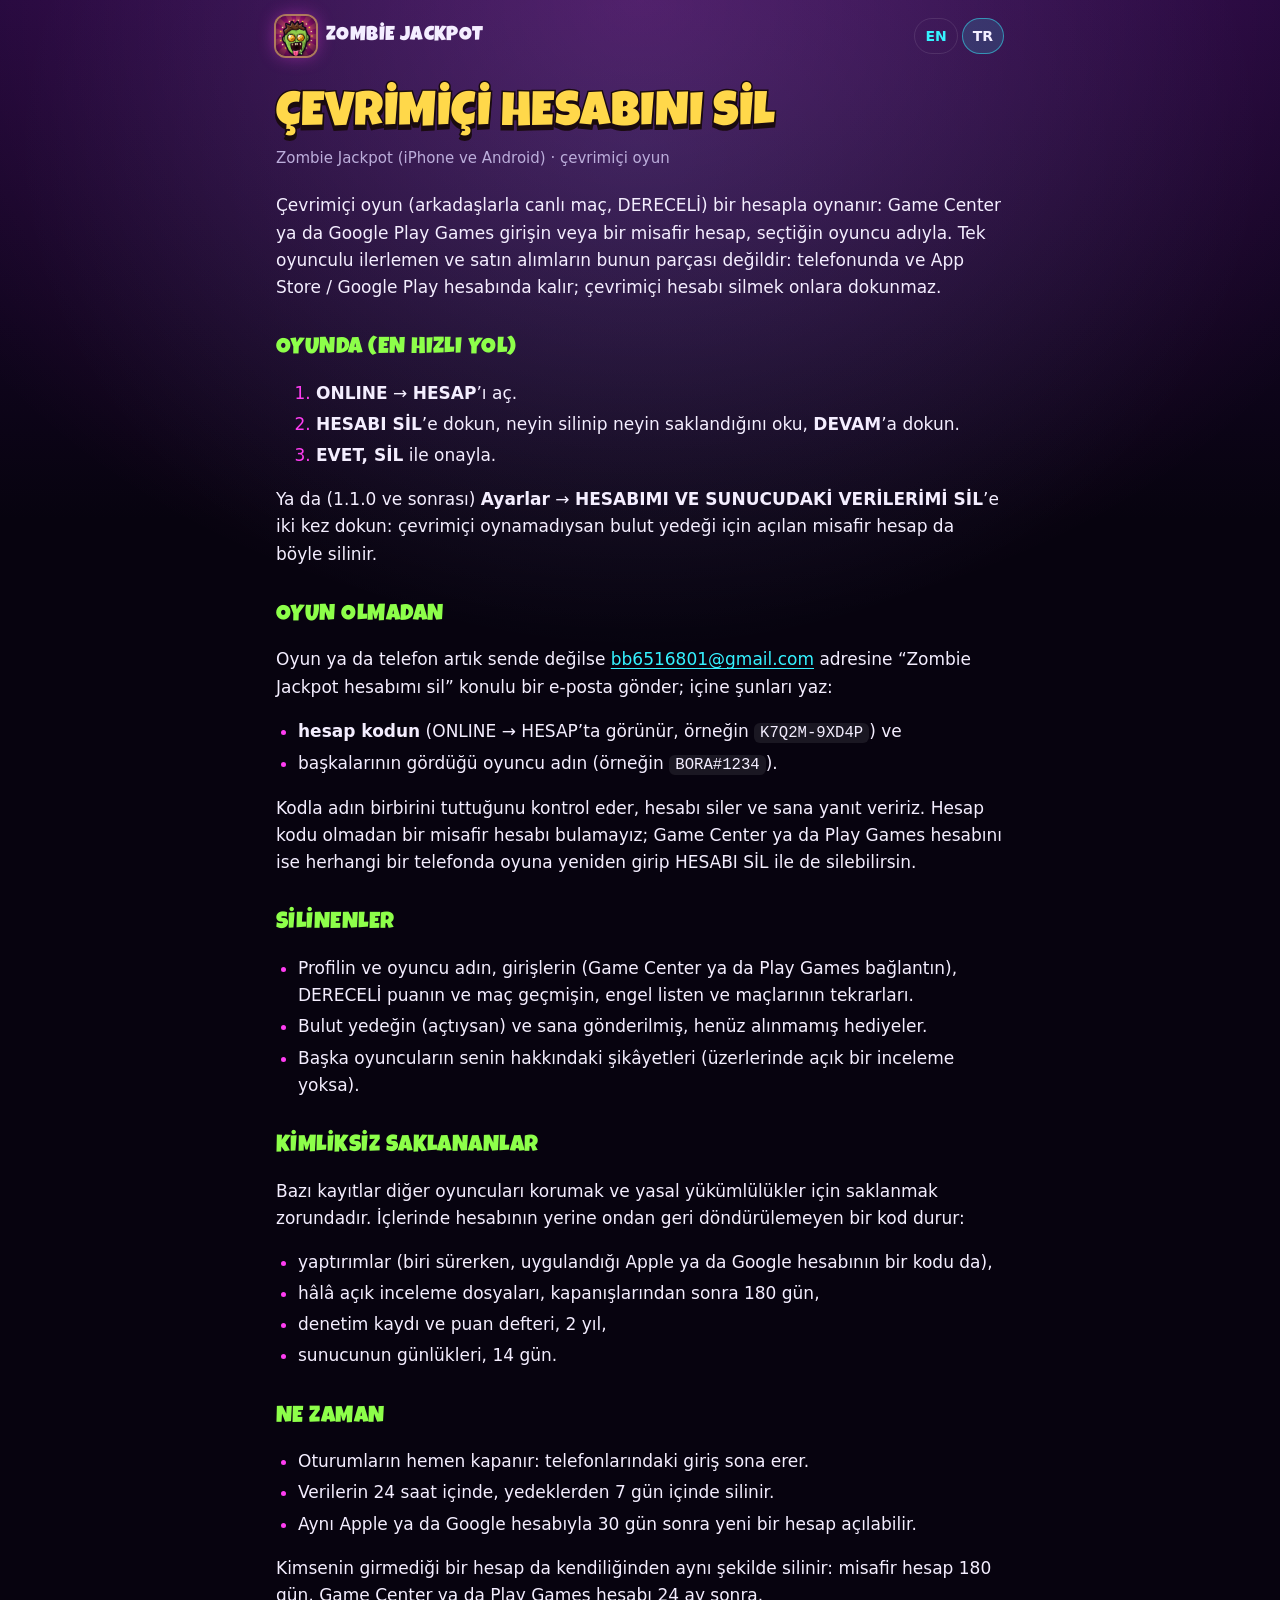
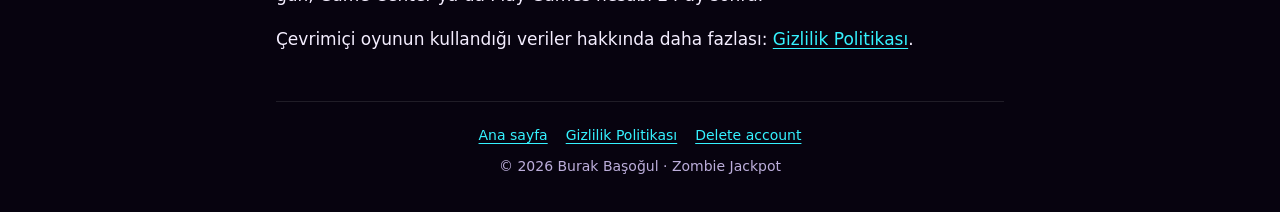
<file: hesap-silme.html>
<!doctype html>
<html lang="tr">
<head>
<meta charset="utf-8">
<meta name="viewport" content="width=device-width, initial-scale=1">
<meta name="color-scheme" content="dark">
<meta name="theme-color" content="#1f0838">
<meta name="robots" content="noindex">
<title>Çevrimiçi hesabını sil · Zombie Jackpot</title>
<meta name="description" content="Zombie Jackpot çevrimiçi hesabını oyunda ya da e-postayla silme; neyin silindiği, neyin saklandığı.">
<link rel="icon" href="icon-512.png" type="image/png">
<link rel="apple-touch-icon" href="icon-512.png">
<link rel="alternate" hreflang="en" href="delete-account.html">
<link rel="stylesheet" href="style.css">
</head>
<body>
<div class="wrap">
  <header class="top">
    <a class="brand" href="index.html"><img src="icon-512.png" alt="" width="40" height="40"><span>Zombie Jackpot</span></a>
    <nav class="lang" aria-label="Dil"><a href="delete-account.html" hreflang="en" lang="en">EN</a><span aria-current="page">TR</span></nav>
  </header>

  <main class="doc">
    <h1>Çevrimiçi hesabını sil</h1>
    <p class="meta">Zombie Jackpot (iPhone ve Android) · çevrimiçi oyun</p>

    <p>Çevrimiçi oyun (arkadaşlarla canlı maç, DERECELİ) bir hesapla oynanır: Game Center ya da Google Play Games girişin
    veya bir misafir hesap, seçtiğin oyuncu adıyla. Tek oyunculu ilerlemen ve satın alımların bunun parçası değildir:
    telefonunda ve App Store / Google Play hesabında kalır; çevrimiçi hesabı silmek onlara dokunmaz.</p>

    <h2 id="oyunda">Oyunda (en hızlı yol)</h2>
    <ol>
      <li><strong>ONLINE</strong> → <strong>HESAP</strong>’ı aç.</li>
      <li><strong>HESABI SİL</strong>’e dokun, neyin silinip neyin saklandığını oku, <strong>DEVAM</strong>’a dokun.</li>
      <li><strong>EVET, SİL</strong> ile onayla.</li>
    </ol>
    <p>Ya da (1.1.0 ve sonrası) <strong>Ayarlar</strong> → <strong>HESABIMI VE SUNUCUDAKİ VERİLERİMİ SİL</strong>’e iki kez
    dokun: çevrimiçi oynamadıysan bulut yedeği için açılan misafir hesap da böyle silinir.</p>

    <h2 id="eposta">Oyun olmadan</h2>
    <p>Oyun ya da telefon artık sende değilse
    <a href="mailto:bb6516801@gmail.com?subject=Zombie%20Jackpot%20hesab%C4%B1m%C4%B1%20sil">bb6516801@gmail.com</a>
    adresine “Zombie Jackpot hesabımı sil” konulu bir e-posta gönder; içine şunları yaz:</p>
    <ul>
      <li><strong>hesap kodun</strong> (ONLINE → HESAP’ta görünür, örneğin <code>K7Q2M-9XD4P</code>) ve</li>
      <li>başkalarının gördüğü oyuncu adın (örneğin <code>BORA#1234</code>).</li>
    </ul>
    <p>Kodla adın birbirini tuttuğunu kontrol eder, hesabı siler ve sana yanıt veririz. Hesap kodu olmadan bir misafir
    hesabı bulamayız; Game Center ya da Play Games hesabını ise herhangi bir telefonda oyuna yeniden girip HESABI SİL
    ile de silebilirsin.</p>

    <h2 id="silinenler">Silinenler</h2>
    <ul>
      <li>Profilin ve oyuncu adın, girişlerin (Game Center ya da Play Games bağlantın), DERECELİ puanın ve maç geçmişin,
      engel listen ve maçlarının tekrarları.</li>
      <li>Bulut yedeğin (açtıysan) ve sana gönderilmiş, henüz alınmamış hediyeler.</li>
      <li>Başka oyuncuların senin hakkındaki şikâyetleri (üzerlerinde açık bir inceleme yoksa).</li>
    </ul>

    <h2 id="saklananlar">Kimliksiz saklananlar</h2>
    <p>Bazı kayıtlar diğer oyuncuları korumak ve yasal yükümlülükler için saklanmak zorundadır. İçlerinde hesabının yerine
    ondan geri döndürülemeyen bir kod durur:</p>
    <ul>
      <li>yaptırımlar (biri sürerken, uygulandığı Apple ya da Google hesabının bir kodu da),</li>
      <li>hâlâ açık inceleme dosyaları, kapanışlarından sonra 180 gün,</li>
      <li>denetim kaydı ve puan defteri, 2 yıl,</li>
      <li>sunucunun günlükleri, 14 gün.</li>
    </ul>

    <h2 id="ne-zaman">Ne zaman</h2>
    <ul>
      <li>Oturumların hemen kapanır: telefonlarındaki giriş sona erer.</li>
      <li>Verilerin 24 saat içinde, yedeklerden 7 gün içinde silinir.</li>
      <li>Aynı Apple ya da Google hesabıyla 30 gün sonra yeni bir hesap açılabilir.</li>
    </ul>
    <p>Kimsenin girmediği bir hesap da kendiliğinden aynı şekilde silinir: misafir hesap 180 gün, Game Center ya da Play
    Games hesabı 24 ay sonra.</p>

    <p>Çevrimiçi oyunun kullandığı veriler hakkında daha fazlası: <a href="gizlilik.html">Gizlilik Politikası</a>.</p>
  </main>

  <footer class="foot">
    <nav aria-label="Site"><a href="index.html">Ana sayfa</a><a href="gizlilik.html">Gizlilik Politikası</a><a href="delete-account.html" hreflang="en" lang="en">Delete account</a></nav>
    <div>© 2026 Burak Başoğul · Zombie Jackpot</div>
  </footer>
</div>
</body>
</html>
</file>
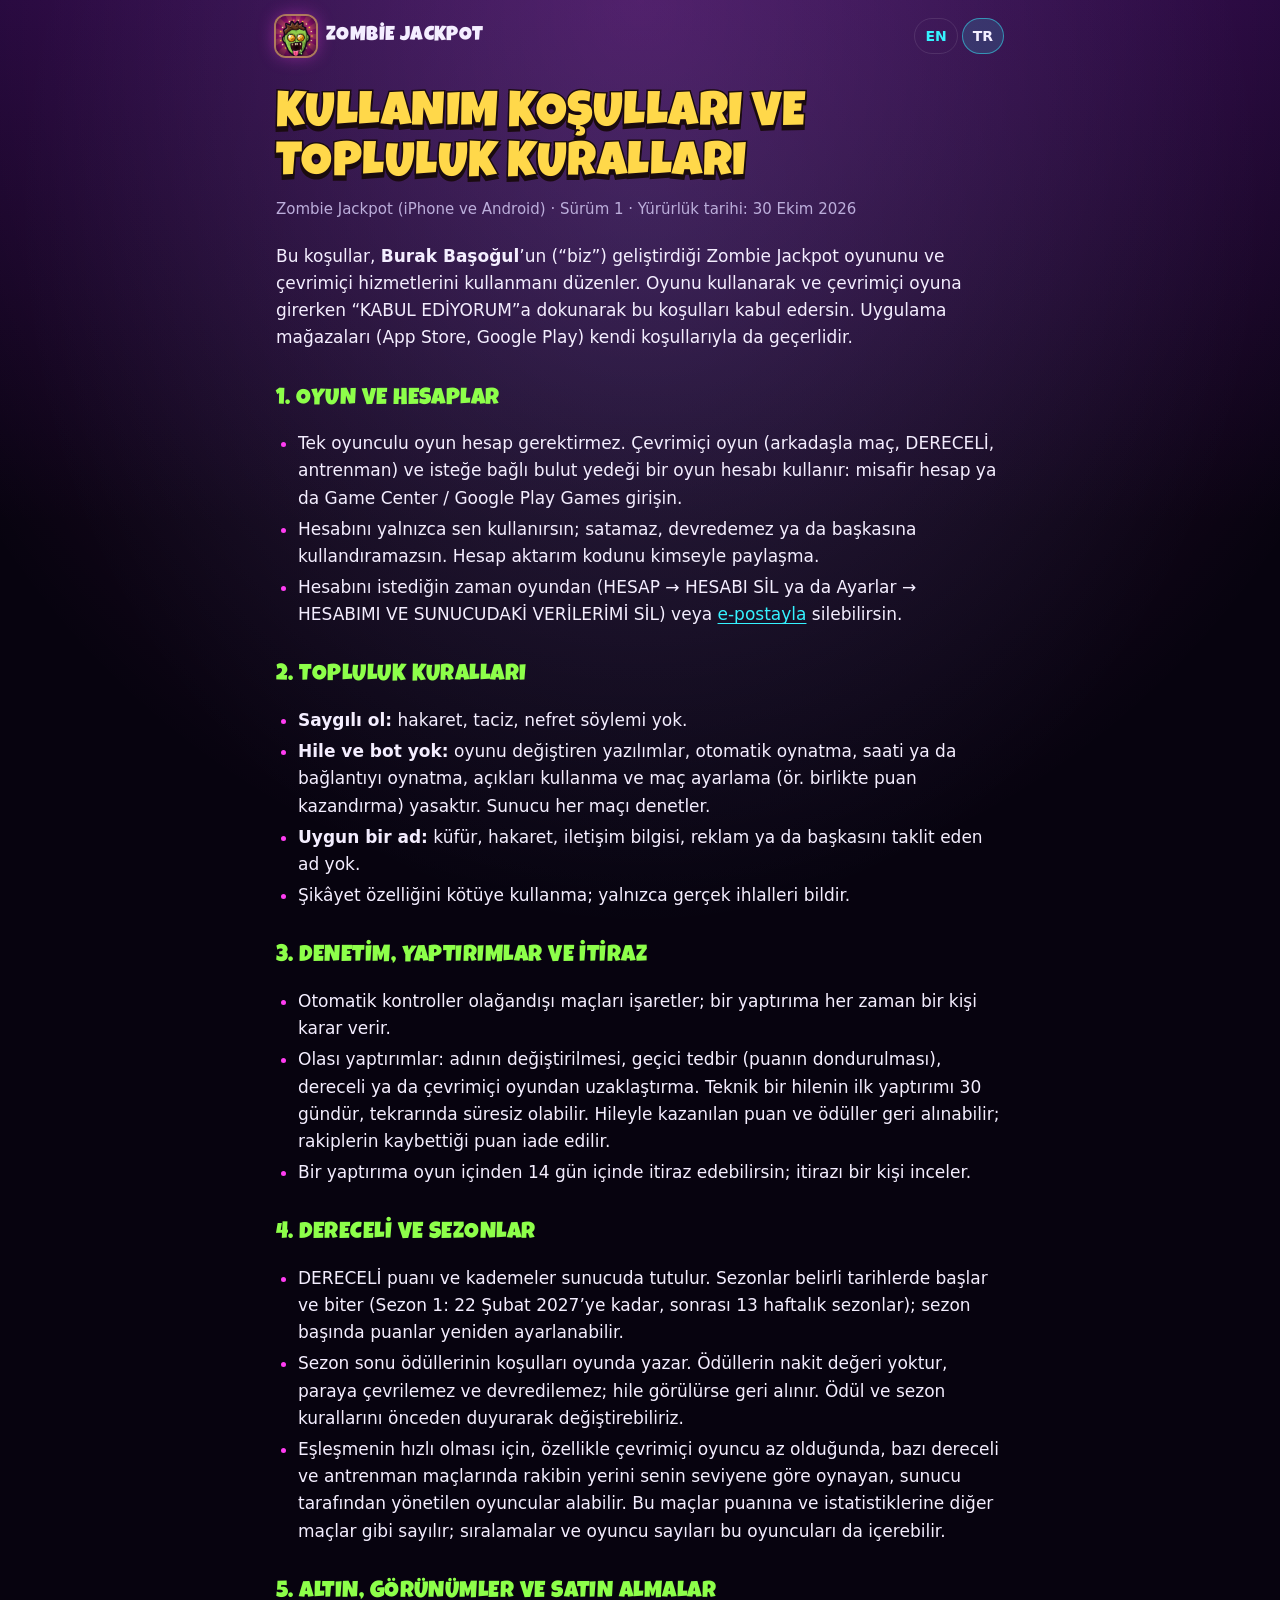
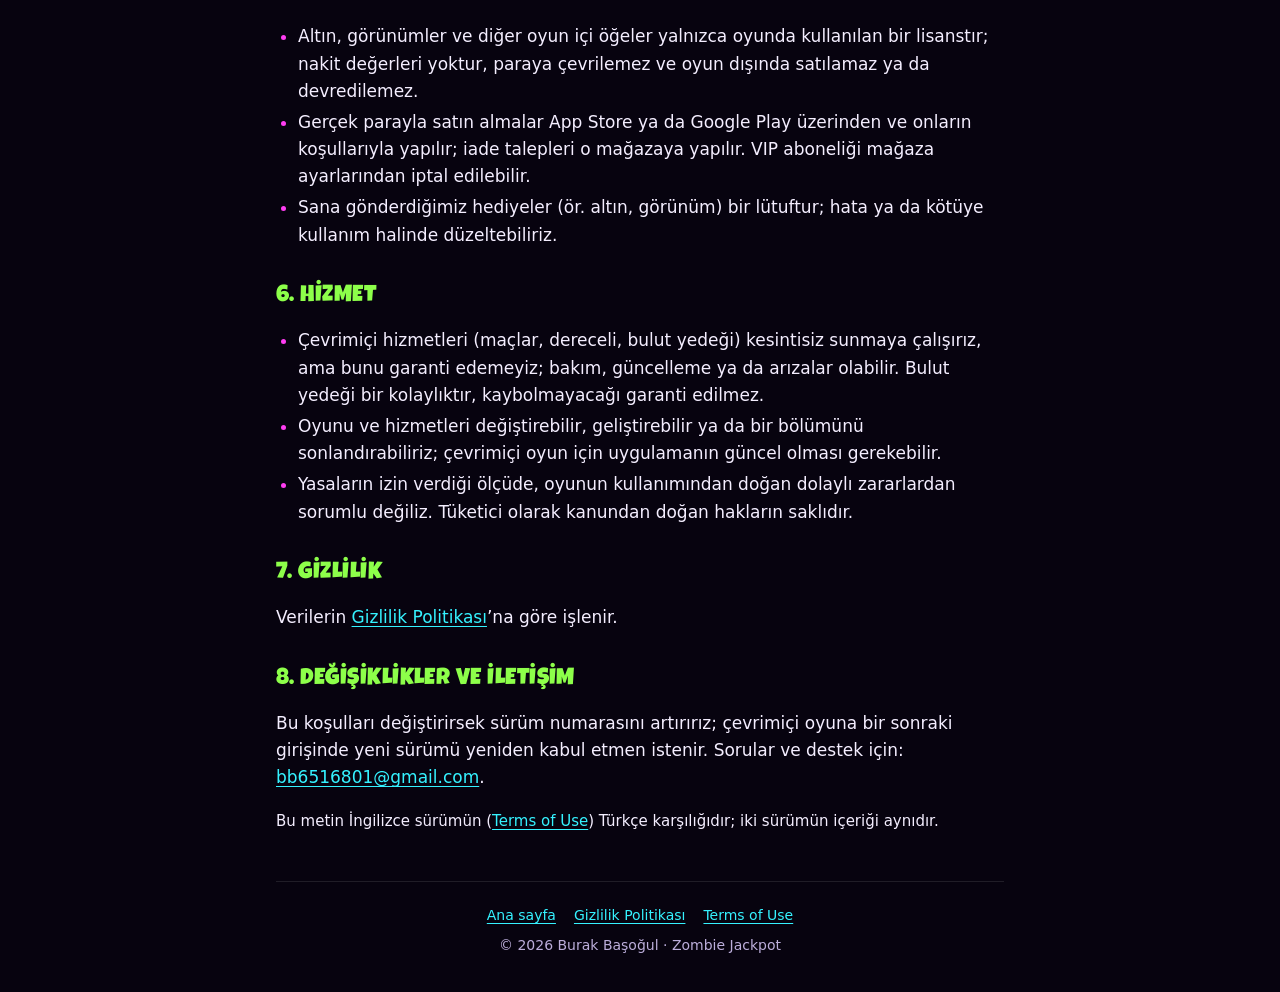
<file: kosullar.html>
<!doctype html>
<html lang="tr">
<head>
<meta charset="utf-8">
<meta name="viewport" content="width=device-width, initial-scale=1">
<meta name="color-scheme" content="dark">
<meta name="theme-color" content="#1f0838">
<title>Kullanım Koşulları ve Topluluk Kuralları · Zombie Jackpot</title>
<meta name="description" content="Zombie Jackpot mobil oyununun kullanım koşulları ve çevrimiçi oyunun topluluk kuralları: hesaplar, dereceli ve sezonlar, sanal öğeler, yaptırımlar ve itiraz.">
<link rel="icon" href="icon-512.png" type="image/png">
<link rel="apple-touch-icon" href="icon-512.png">
<link rel="alternate" hreflang="en" href="terms.html">
<link rel="stylesheet" href="style.css">
</head>
<body>
<div class="wrap">
  <header class="top">
    <a class="brand" href="index.html"><img src="icon-512.png" alt="" width="40" height="40"><span>Zombie Jackpot</span></a>
    <nav class="lang" aria-label="Dil"><a href="terms.html" hreflang="en" lang="en">EN</a><span aria-current="page">TR</span></nav>
  </header>

  <main class="doc">
    <h1>Kullanım Koşulları ve Topluluk Kuralları</h1>
    <p class="meta">Zombie Jackpot (iPhone ve Android) · Sürüm 1 · Yürürlük tarihi: 30 Ekim 2026</p>

    <p>Bu koşullar, <strong>Burak Başoğul</strong>’un (“biz”) geliştirdiği Zombie Jackpot oyununu ve çevrimiçi
    hizmetlerini kullanmanı düzenler. Oyunu kullanarak ve çevrimiçi oyuna girerken “KABUL EDİYORUM”a dokunarak bu
    koşulları kabul edersin. Uygulama mağazaları (App Store, Google Play) kendi koşullarıyla da geçerlidir.</p>

    <h2 id="oyun">1. Oyun ve hesaplar</h2>
    <ul>
      <li>Tek oyunculu oyun hesap gerektirmez. Çevrimiçi oyun (arkadaşla maç, DERECELİ, antrenman) ve isteğe bağlı bulut
      yedeği bir oyun hesabı kullanır: misafir hesap ya da Game Center / Google Play Games girişin.</li>
      <li>Hesabını yalnızca sen kullanırsın; satamaz, devredemez ya da başkasına kullandıramazsın. Hesap aktarım kodunu
      kimseyle paylaşma.</li>
      <li>Hesabını istediğin zaman oyundan (HESAP → HESABI SİL ya da Ayarlar → HESABIMI VE SUNUCUDAKİ VERİLERİMİ SİL) veya
      <a href="hesap-silme.html">e-postayla</a> silebilirsin.</li>
    </ul>

    <h2 id="kurallar">2. Topluluk kuralları</h2>
    <ul>
      <li><strong>Saygılı ol:</strong> hakaret, taciz, nefret söylemi yok.</li>
      <li><strong>Hile ve bot yok:</strong> oyunu değiştiren yazılımlar, otomatik oynatma, saati ya da bağlantıyı
      oynatma, açıkları kullanma ve maç ayarlama (ör. birlikte puan kazandırma) yasaktır. Sunucu her maçı denetler.</li>
      <li><strong>Uygun bir ad:</strong> küfür, hakaret, iletişim bilgisi, reklam ya da başkasını taklit eden ad yok.</li>
      <li>Şikâyet özelliğini kötüye kullanma; yalnızca gerçek ihlalleri bildir.</li>
    </ul>

    <h2 id="yaptirim">3. Denetim, yaptırımlar ve itiraz</h2>
    <ul>
      <li>Otomatik kontroller olağandışı maçları işaretler; bir yaptırıma her zaman bir kişi karar verir.</li>
      <li>Olası yaptırımlar: adının değiştirilmesi, geçici tedbir (puanın dondurulması), dereceli ya da çevrimiçi oyundan
      uzaklaştırma. Teknik bir hilenin ilk yaptırımı 30 gündür, tekrarında süresiz olabilir. Hileyle kazanılan puan ve
      ödüller geri alınabilir; rakiplerin kaybettiği puan iade edilir.</li>
      <li>Bir yaptırıma oyun içinden 14 gün içinde itiraz edebilirsin; itirazı bir kişi inceler.</li>
    </ul>

    <h2 id="dereceli">4. Dereceli ve sezonlar</h2>
    <ul>
      <li>DERECELİ puanı ve kademeler sunucuda tutulur. Sezonlar belirli tarihlerde başlar ve biter (Sezon 1: 22 Şubat
      2027’ye kadar, sonrası 13 haftalık sezonlar); sezon başında puanlar yeniden ayarlanabilir.</li>
      <li>Sezon sonu ödüllerinin koşulları oyunda yazar. Ödüllerin nakit değeri yoktur, paraya çevrilemez ve
      devredilemez; hile görülürse geri alınır. Ödül ve sezon kurallarını önceden duyurarak değiştirebiliriz.</li>
      <li>Eşleşmenin hızlı olması için, özellikle çevrimiçi oyuncu az olduğunda, bazı dereceli ve antrenman maçlarında
      rakibin yerini senin seviyene göre oynayan, sunucu tarafından yönetilen oyuncular alabilir. Bu maçlar puanına ve
      istatistiklerine diğer maçlar gibi sayılır; sıralamalar ve oyuncu sayıları bu oyuncuları da içerebilir.</li>
    </ul>

    <h2 id="sanal">5. Altın, görünümler ve satın almalar</h2>
    <ul>
      <li>Altın, görünümler ve diğer oyun içi öğeler yalnızca oyunda kullanılan bir lisanstır; nakit değerleri yoktur,
      paraya çevrilemez ve oyun dışında satılamaz ya da devredilemez.</li>
      <li>Gerçek parayla satın almalar App Store ya da Google Play üzerinden ve onların koşullarıyla yapılır; iade
      talepleri o mağazaya yapılır. VIP aboneliği mağaza ayarlarından iptal edilebilir.</li>
      <li>Sana gönderdiğimiz hediyeler (ör. altın, görünüm) bir lütuftur; hata ya da kötüye kullanım halinde düzeltebiliriz.</li>
    </ul>

    <h2 id="hizmet">6. Hizmet</h2>
    <ul>
      <li>Çevrimiçi hizmetleri (maçlar, dereceli, bulut yedeği) kesintisiz sunmaya çalışırız, ama bunu garanti edemeyiz;
      bakım, güncelleme ya da arızalar olabilir. Bulut yedeği bir kolaylıktır, kaybolmayacağı garanti edilmez.</li>
      <li>Oyunu ve hizmetleri değiştirebilir, geliştirebilir ya da bir bölümünü sonlandırabiliriz; çevrimiçi oyun için
      uygulamanın güncel olması gerekebilir.</li>
      <li>Yasaların izin verdiği ölçüde, oyunun kullanımından doğan dolaylı zararlardan sorumlu değiliz. Tüketici olarak
      kanundan doğan hakların saklıdır.</li>
    </ul>

    <h2 id="gizlilik">7. Gizlilik</h2>
    <p>Verilerin <a href="gizlilik.html">Gizlilik Politikası</a>’na göre işlenir.</p>

    <h2 id="degisiklik">8. Değişiklikler ve iletişim</h2>
    <p>Bu koşulları değiştirirsek sürüm numarasını artırırız; çevrimiçi oyuna bir sonraki girişinde yeni sürümü yeniden
    kabul etmen istenir. Sorular ve destek için: <a href="mailto:bb6516801@gmail.com">bb6516801@gmail.com</a>.</p>
    <p class="note">Bu metin İngilizce sürümün (<a href="terms.html" hreflang="en" lang="en">Terms of Use</a>) Türkçe
    karşılığıdır; iki sürümün içeriği aynıdır.</p>
  </main>

  <footer class="foot">
    <nav aria-label="Site"><a href="index.html">Ana sayfa</a><a href="gizlilik.html">Gizlilik Politikası</a><a href="terms.html" hreflang="en" lang="en">Terms of Use</a></nav>
    <div>© 2026 Burak Başoğul · Zombie Jackpot</div>
  </footer>
</div>
</body>
</html>
</file>
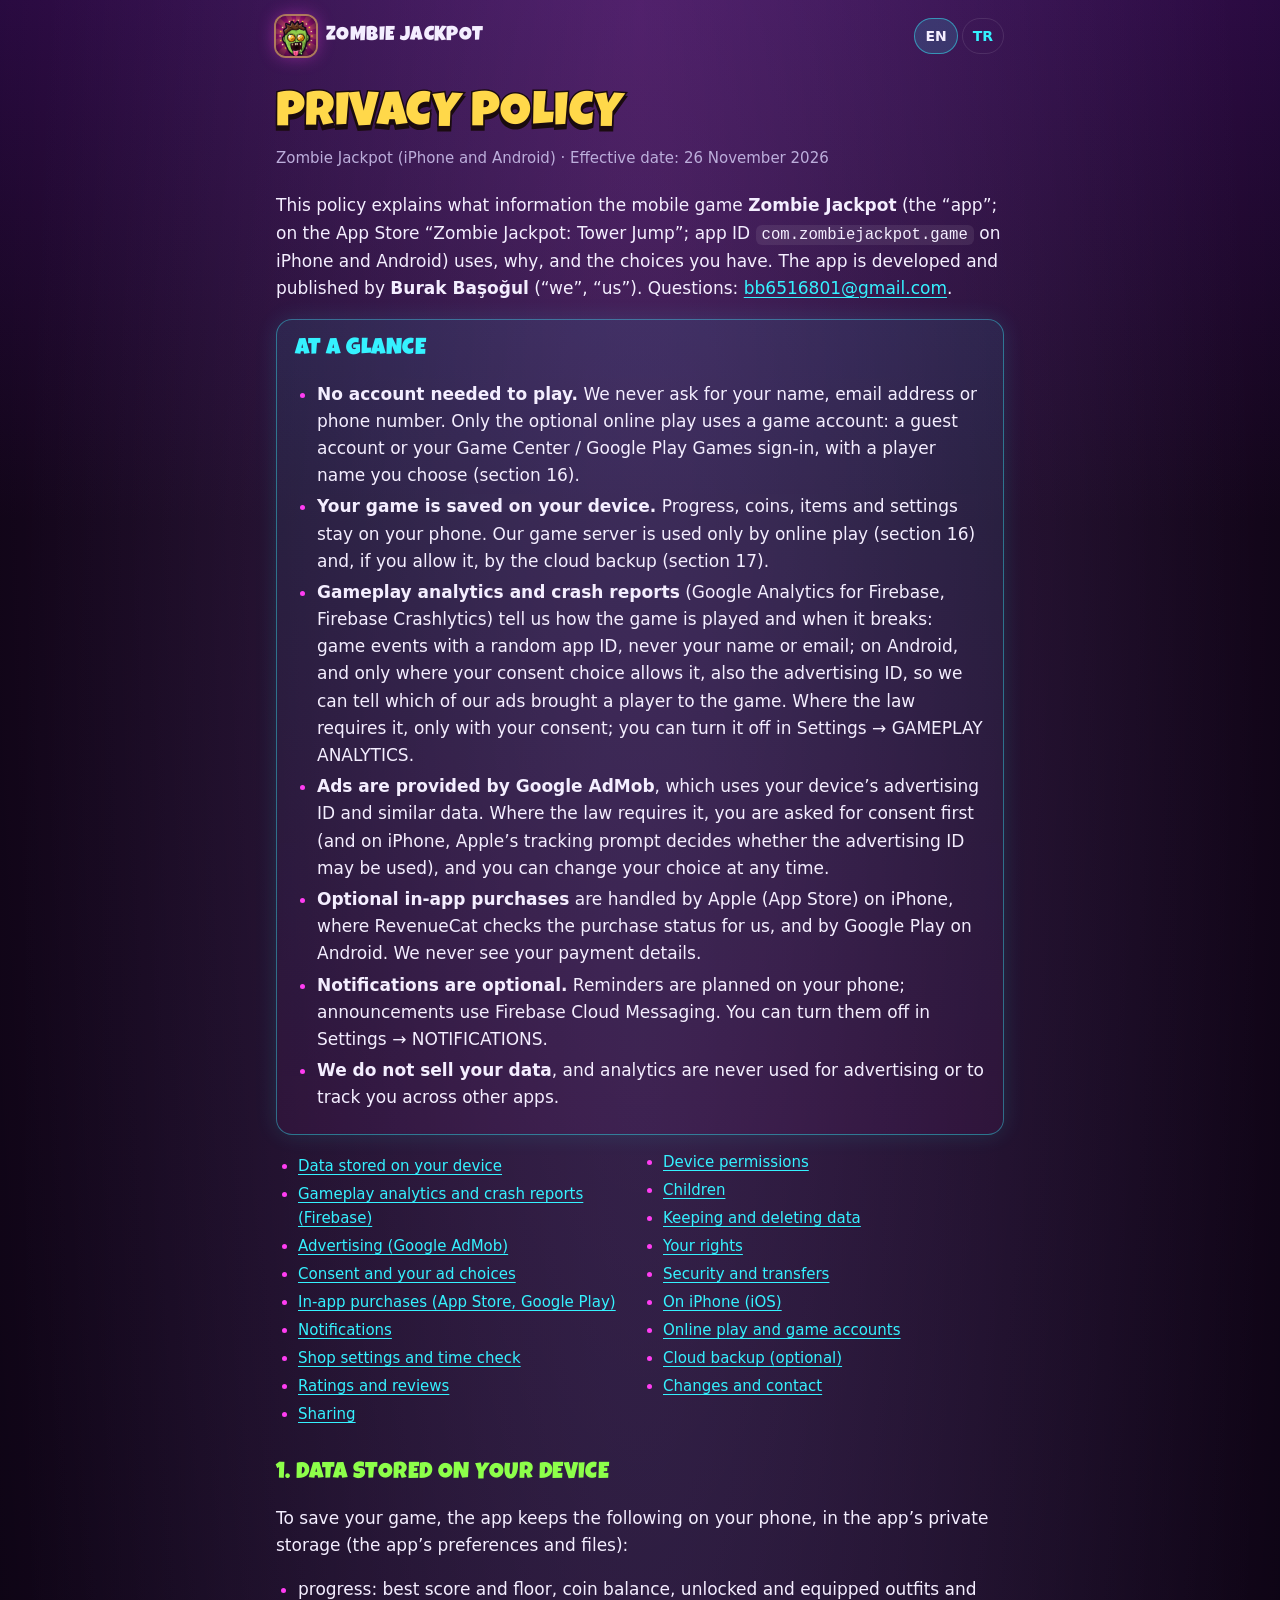
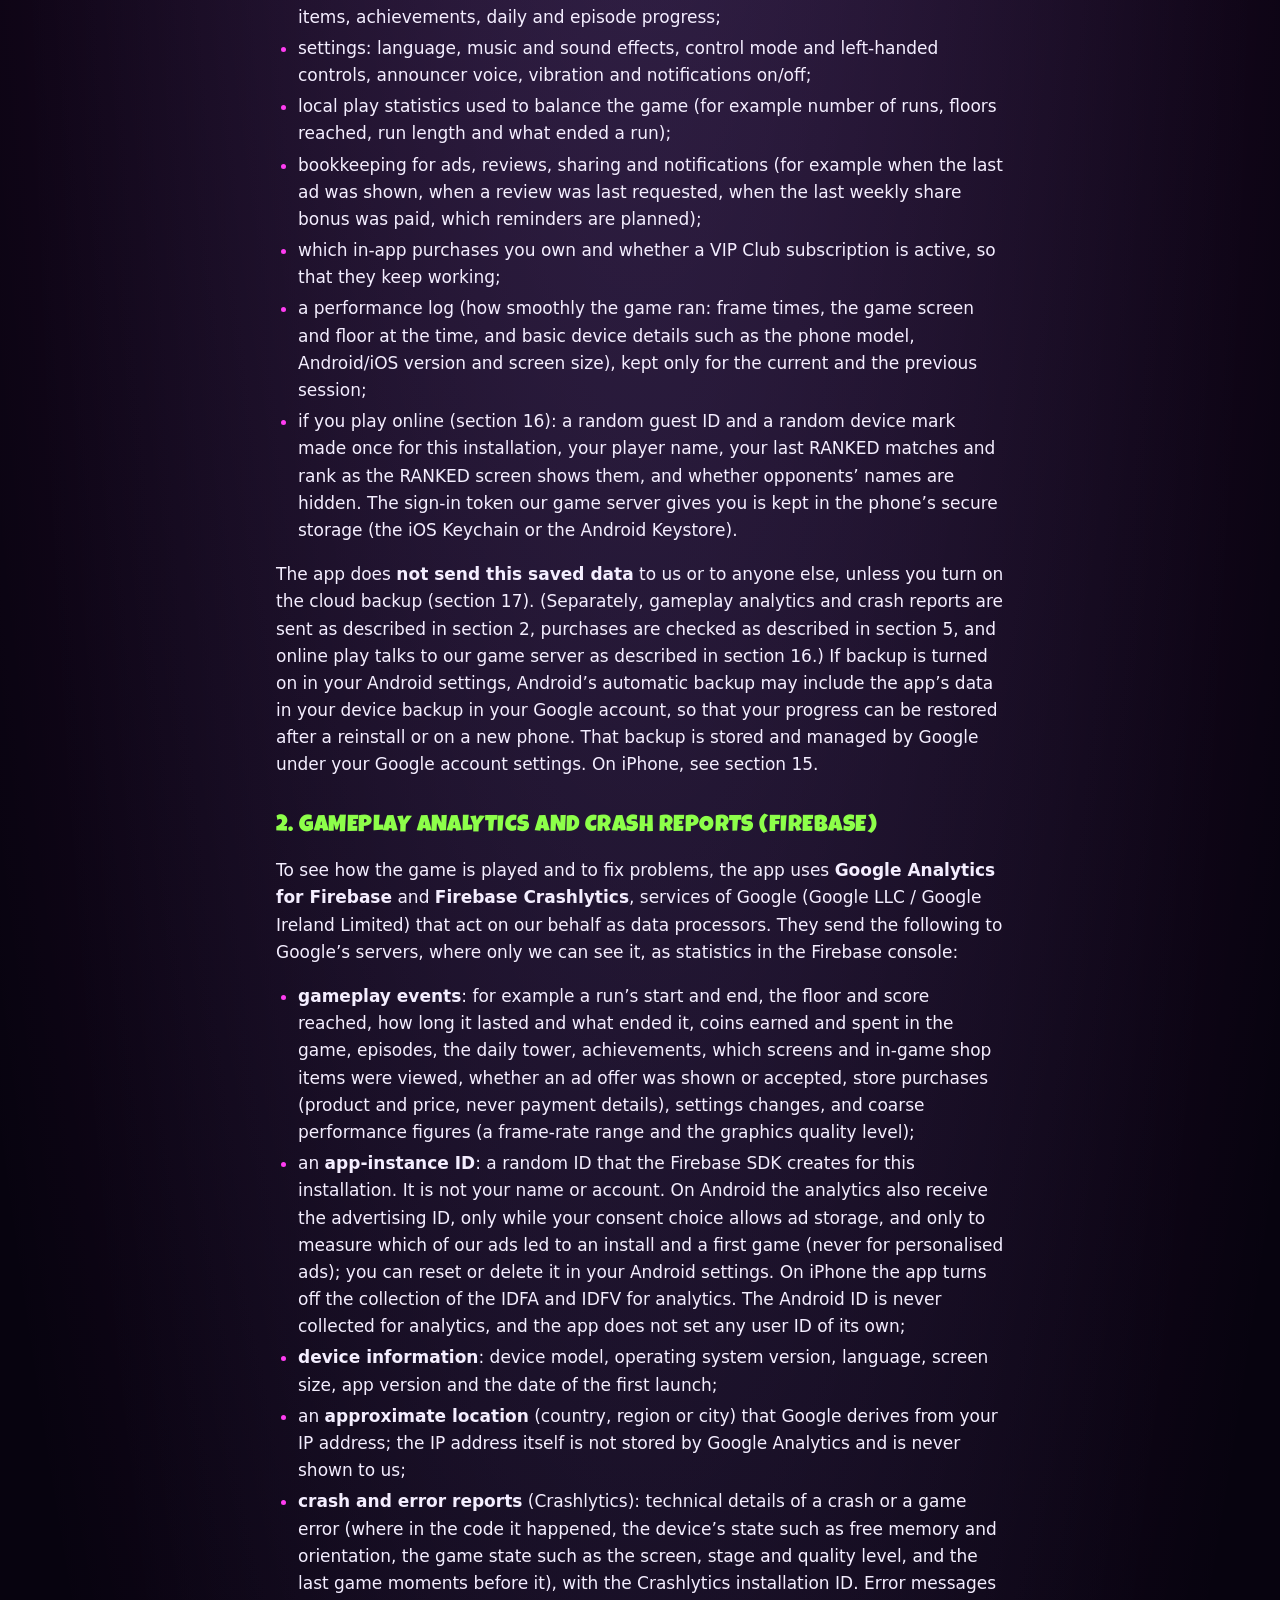
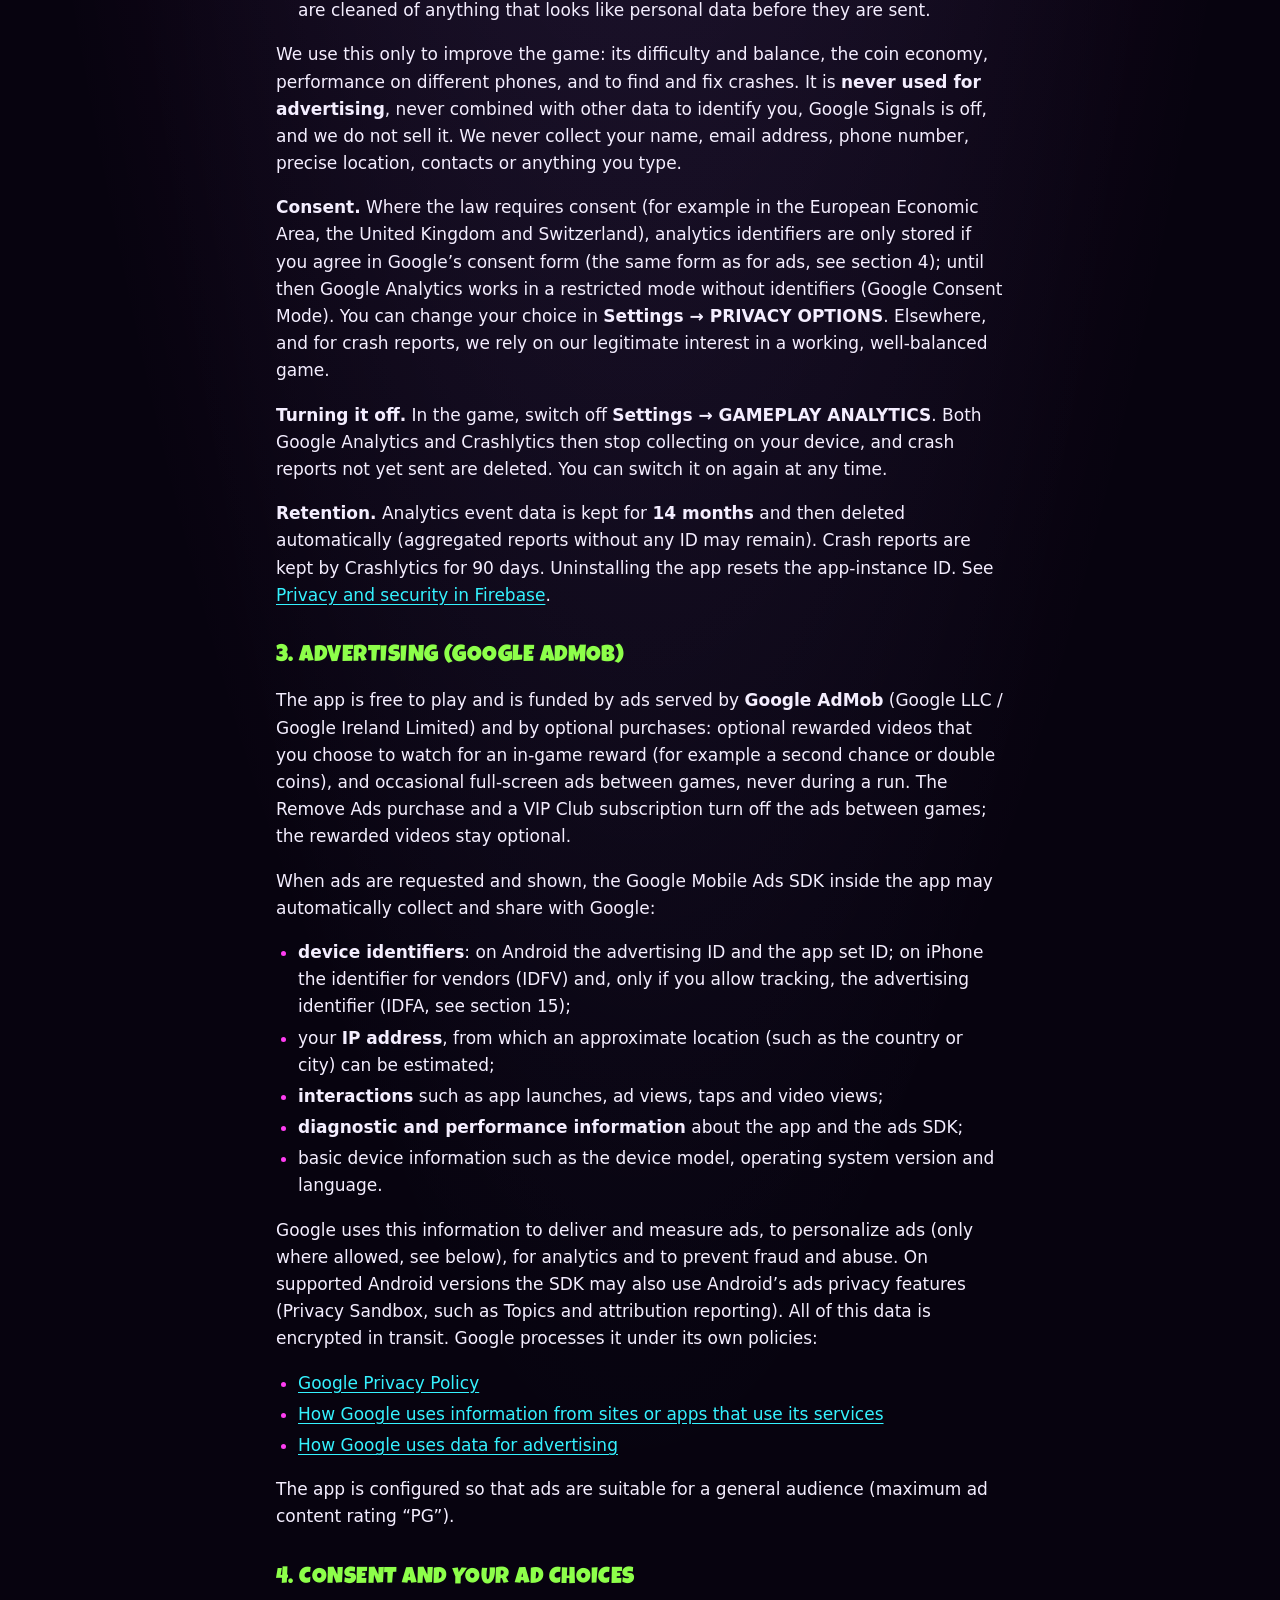
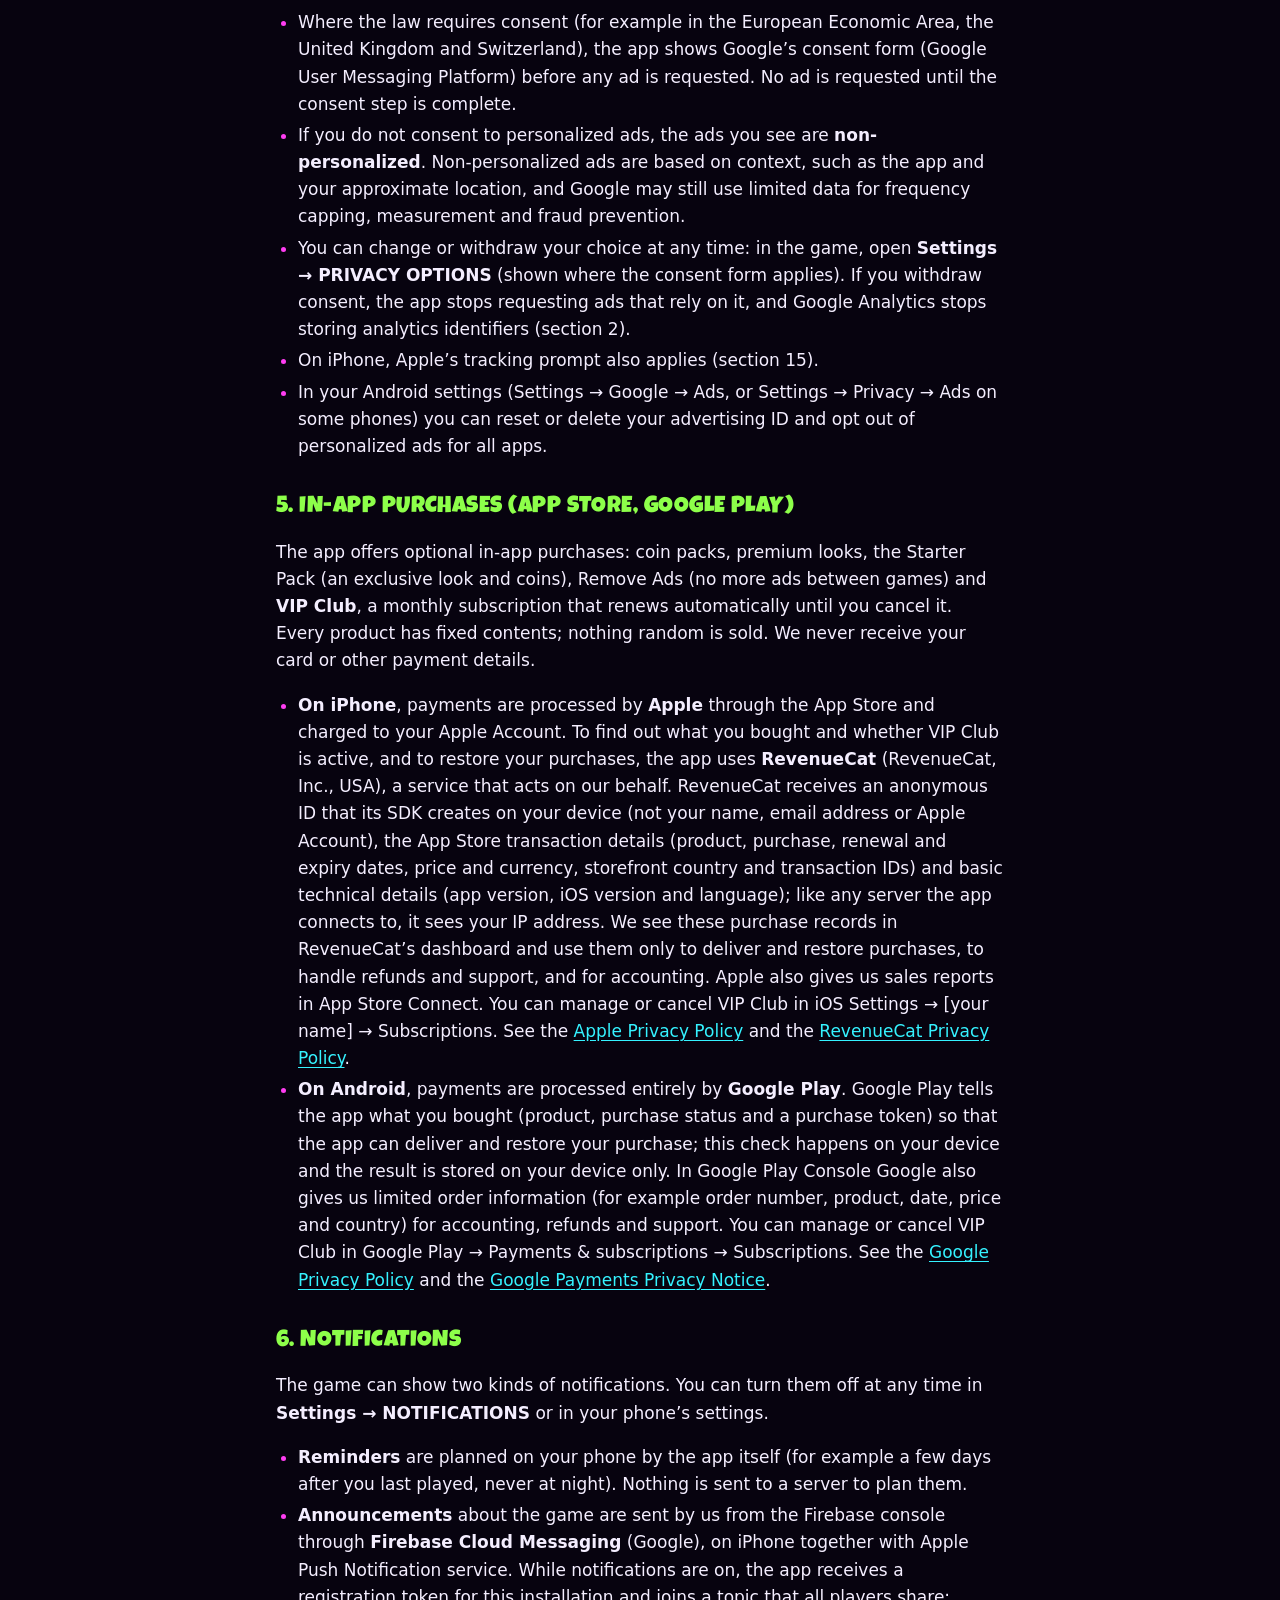
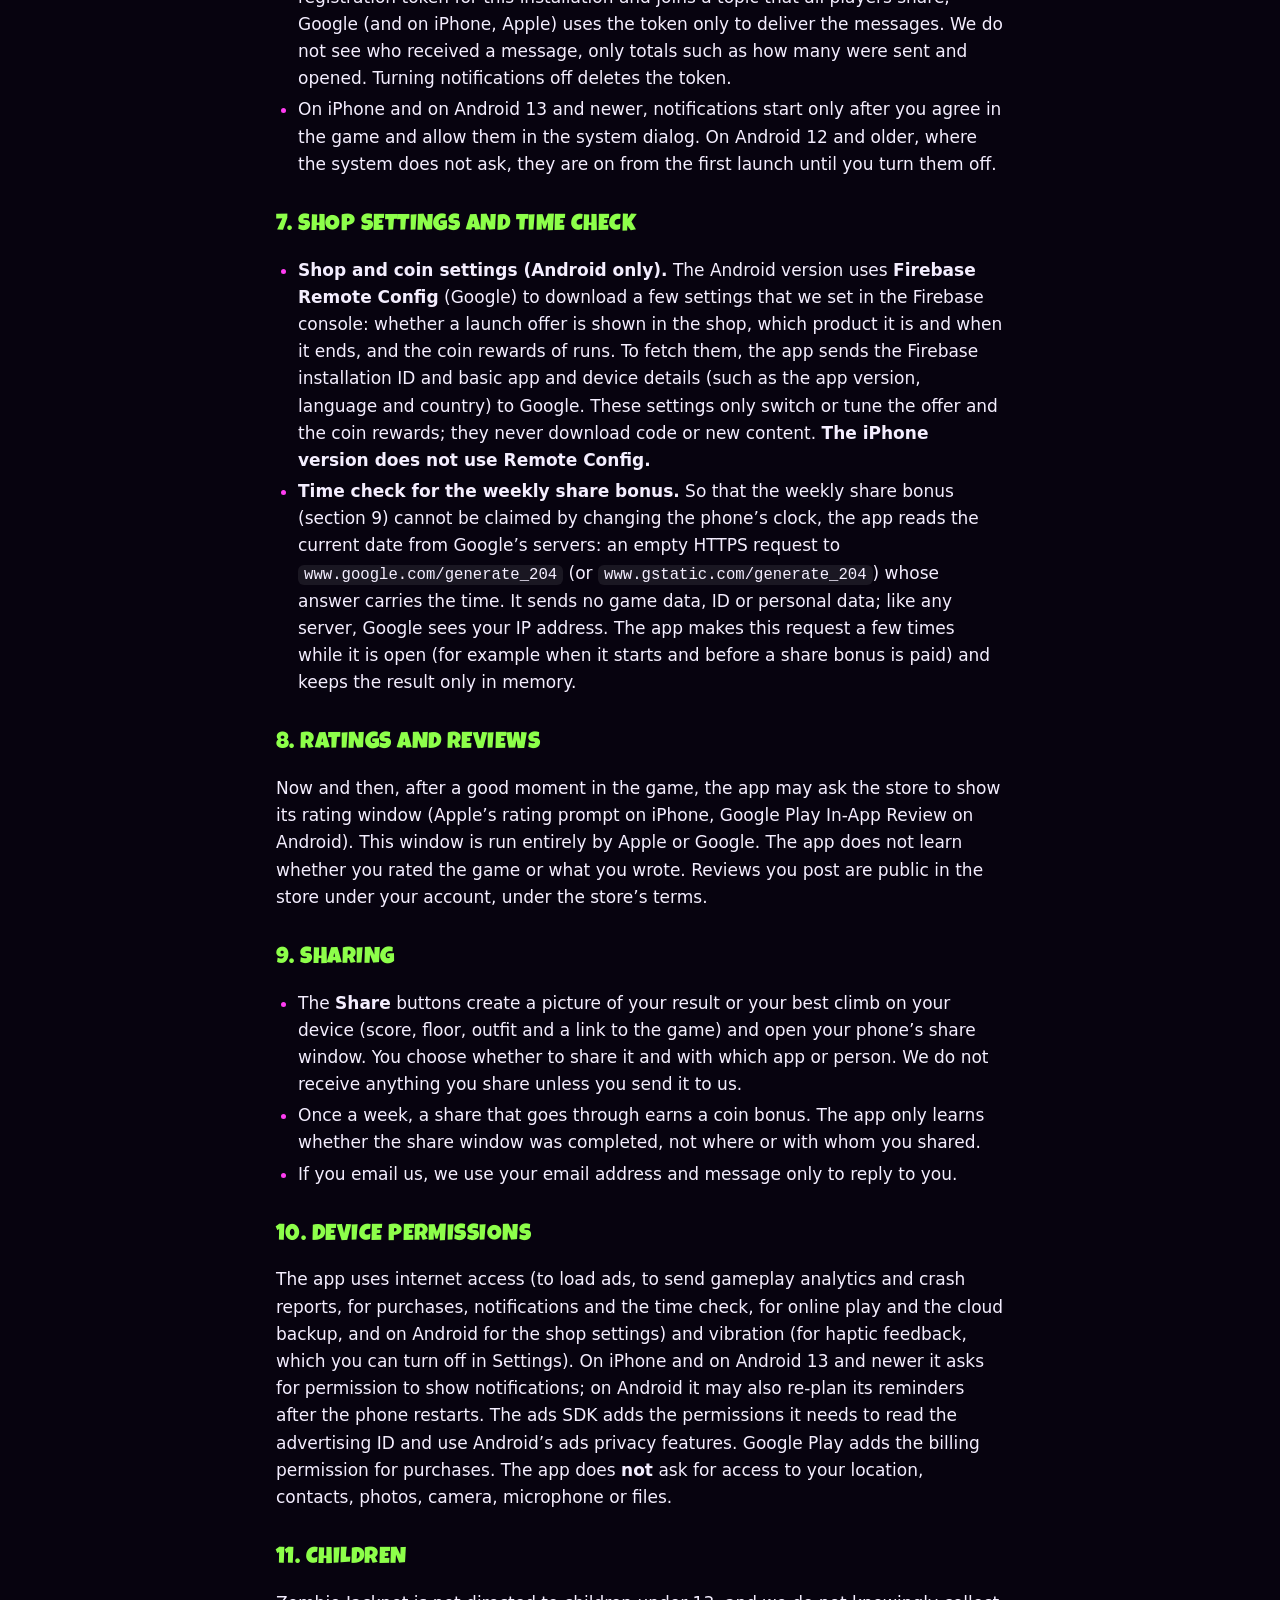
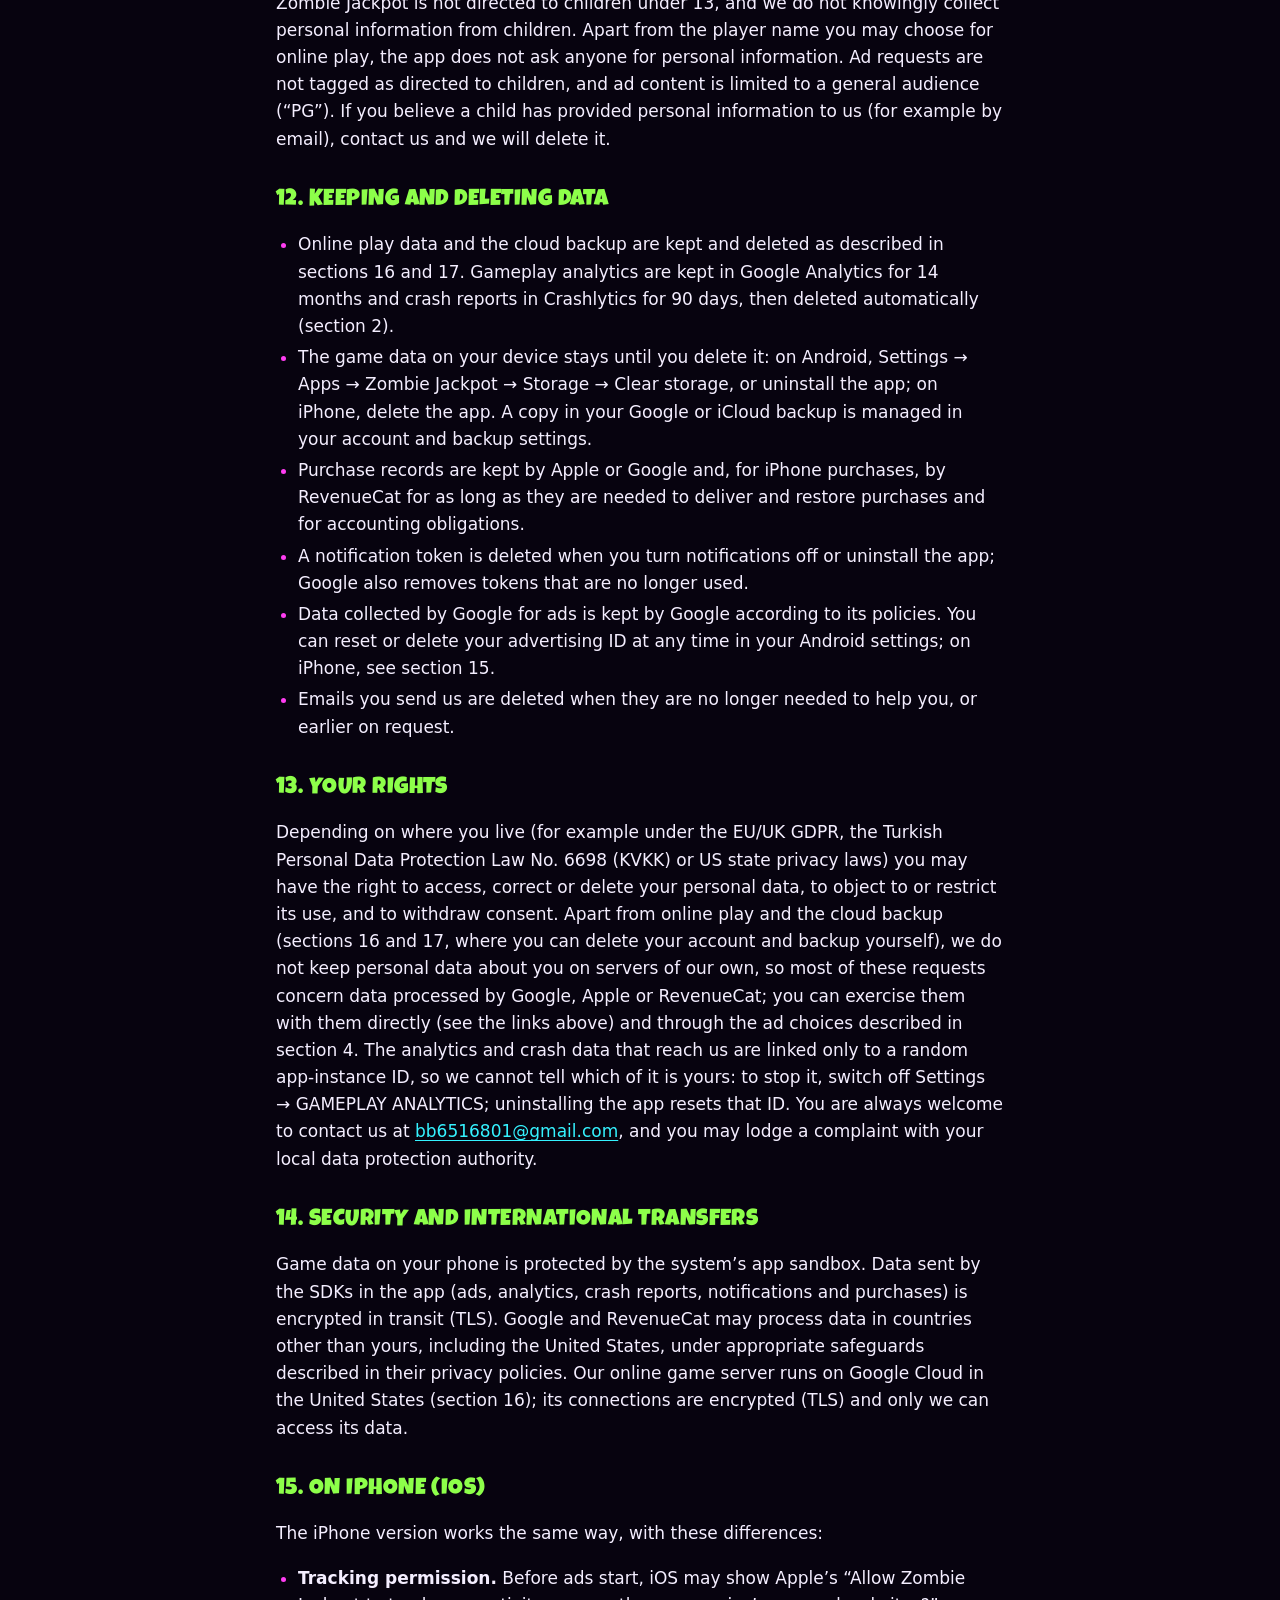
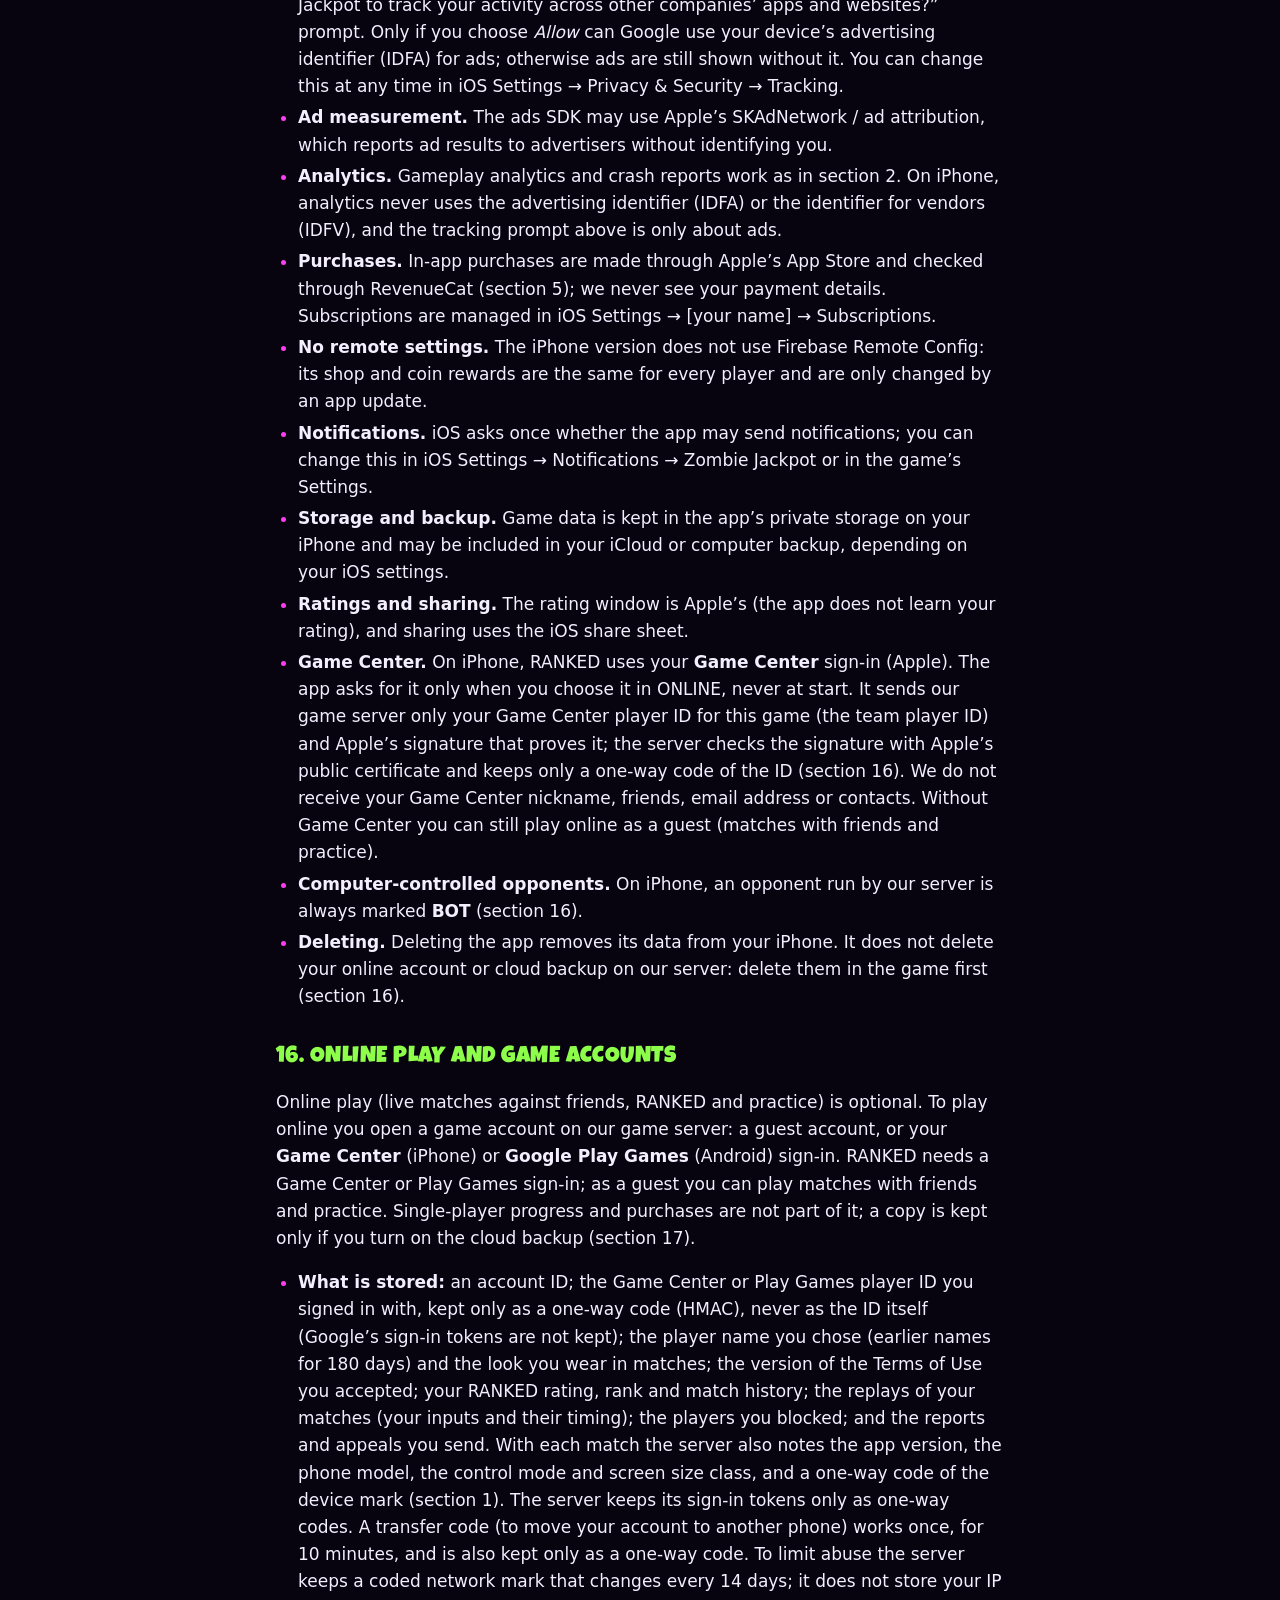
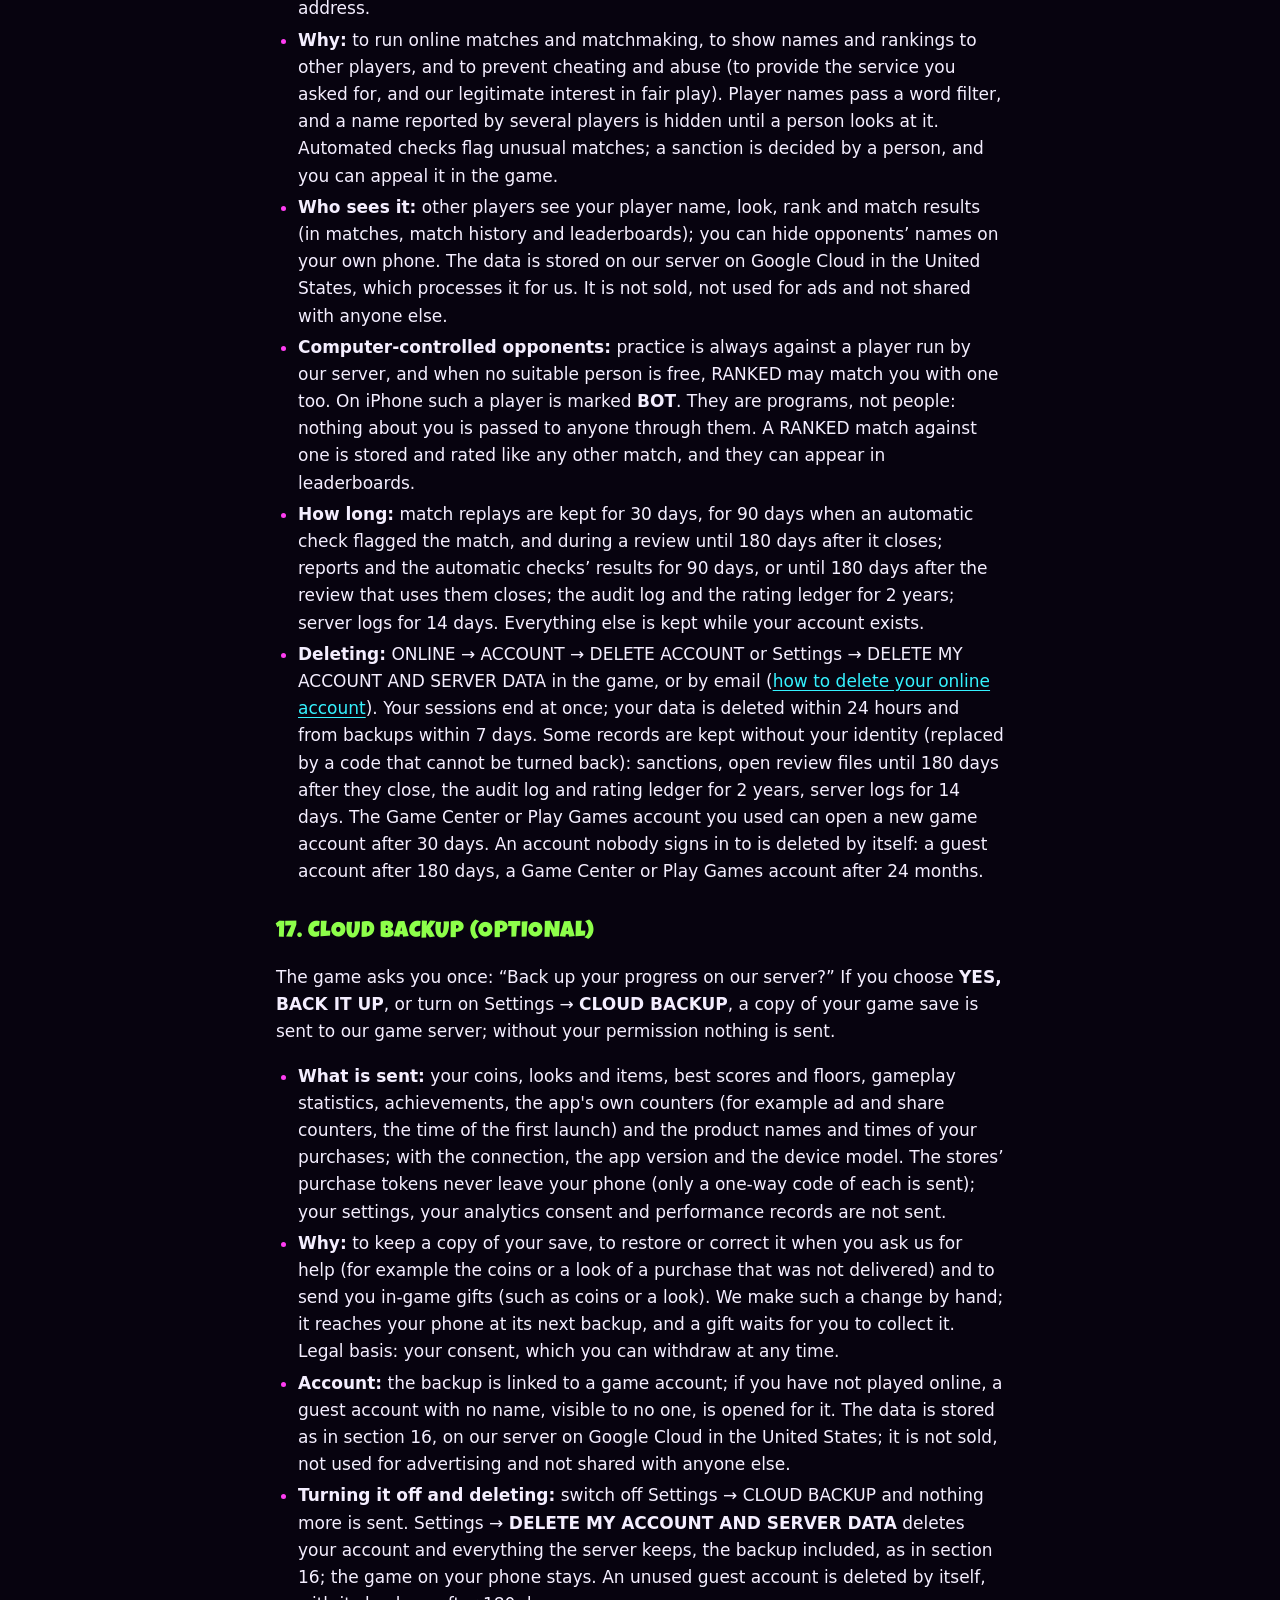
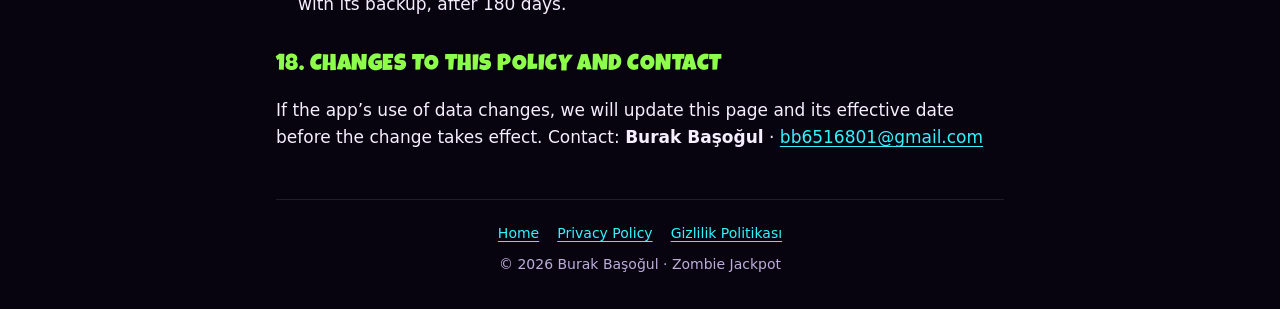
<file: privacy.html>
<!doctype html>
<html lang="en">
<head>
<meta charset="utf-8">
<meta name="viewport" content="width=device-width, initial-scale=1">
<meta name="color-scheme" content="dark">
<meta name="theme-color" content="#1f0838">
<title>Privacy Policy · Zombie Jackpot</title>
<meta name="description" content="Privacy policy of the Zombie Jackpot mobile game for iPhone and Android: what stays on your device, gameplay analytics and crash reports (Firebase), Google AdMob ads, optional notifications, purchases through the App Store (with RevenueCat) and Google Play, optional online play with a game account, the optional cloud backup, and your choices.">
<link rel="icon" href="icon-512.png" type="image/png">
<link rel="apple-touch-icon" href="icon-512.png">
<link rel="alternate" hreflang="tr" href="gizlilik.html">
<link rel="stylesheet" href="style.css">
</head>
<body>
<div class="wrap">
  <header class="top">
    <a class="brand" href="index.html"><img src="icon-512.png" alt="" width="40" height="40"><span>Zombie Jackpot</span></a>
    <nav class="lang" aria-label="Language"><span aria-current="page">EN</span><a href="gizlilik.html" hreflang="tr" lang="tr">TR</a></nav>
  </header>

  <main class="doc">
    <h1>Privacy Policy</h1>
    <p class="meta">Zombie Jackpot (iPhone and Android) · Effective date: 26 November 2026</p>

    <p>This policy explains what information the mobile game <strong>Zombie Jackpot</strong> (the “app”; on the App
    Store “Zombie Jackpot: Tower Jump”; app ID <code>com.zombiejackpot.game</code> on iPhone and Android) uses, why, and
    the choices you have. The app is developed and published by <strong>Burak Başoğul</strong> (“we”, “us”). Questions:
    <a href="mailto:bb6516801@gmail.com">bb6516801@gmail.com</a>.</p>

    <section class="glance" aria-labelledby="glance">
      <h2 id="glance">At a glance</h2>
      <ul>
        <li><strong>No account needed to play.</strong> We never ask for your name, email address or phone number. Only the optional online play uses a game account: a guest account or your Game Center / Google Play Games sign-in, with a player name you choose (section 16).</li>
        <li><strong>Your game is saved on your device.</strong> Progress, coins, items and settings stay on your phone. Our game server is used only by online play (section 16) and, if you allow it, by the cloud backup (section 17).</li>
        <li><strong>Gameplay analytics and crash reports</strong> (Google Analytics for Firebase, Firebase Crashlytics) tell us how the game is played and when it breaks: game events with a random app ID, never your name or email; on Android, and only where your consent choice allows it, also the advertising ID, so we can tell which of our ads brought a player to the game. Where the law requires it, only with your consent; you can turn it off in Settings → GAMEPLAY ANALYTICS.</li>
        <li><strong>Ads are provided by Google AdMob</strong>, which uses your device’s advertising ID and similar data. Where the law requires it, you are asked for consent first (and on iPhone, Apple’s tracking prompt decides whether the advertising ID may be used), and you can change your choice at any time.</li>
        <li><strong>Optional in-app purchases</strong> are handled by Apple (App Store) on iPhone, where RevenueCat checks the purchase status for us, and by Google Play on Android. We never see your payment details.</li>
        <li><strong>Notifications are optional.</strong> Reminders are planned on your phone; announcements use Firebase Cloud Messaging. You can turn them off in Settings → NOTIFICATIONS.</li>
        <li><strong>We do not sell your data</strong>, and analytics are never used for advertising or to track you across other apps.</li>
      </ul>
    </section>

    <nav aria-label="Contents">
      <ul class="toc">
        <li><a href="#device">Data stored on your device</a></li>
        <li><a href="#analytics">Gameplay analytics and crash reports (Firebase)</a></li>
        <li><a href="#ads">Advertising (Google AdMob)</a></li>
        <li><a href="#consent">Consent and your ad choices</a></li>
        <li><a href="#purchases">In-app purchases (App Store, Google Play)</a></li>
        <li><a href="#notifications">Notifications</a></li>
        <li><a href="#connections">Shop settings and time check</a></li>
        <li><a href="#reviews">Ratings and reviews</a></li>
        <li><a href="#sharing">Sharing</a></li>
        <li><a href="#permissions">Device permissions</a></li>
        <li><a href="#children">Children</a></li>
        <li><a href="#retention">Keeping and deleting data</a></li>
        <li><a href="#rights">Your rights</a></li>
        <li><a href="#security">Security and transfers</a></li>
        <li><a href="#ios">On iPhone (iOS)</a></li>
        <li><a href="#online">Online play and game accounts</a></li>
        <li><a href="#cloud">Cloud backup (optional)</a></li>
        <li><a href="#changes">Changes and contact</a></li>
      </ul>
    </nav>

    <h2 id="device">1. Data stored on your device</h2>
    <p>To save your game, the app keeps the following on your phone, in the app’s private storage (the app’s
    preferences and files):</p>
    <ul>
      <li>progress: best score and floor, coin balance, unlocked and equipped outfits and items, achievements, daily and episode progress;</li>
      <li>settings: language, music and sound effects, control mode and left-handed controls, announcer voice, vibration and notifications on/off;</li>
      <li>local play statistics used to balance the game (for example number of runs, floors reached, run length and what ended a run);</li>
      <li>bookkeeping for ads, reviews, sharing and notifications (for example when the last ad was shown, when a review was last requested, when the last weekly share bonus was paid, which reminders are planned);</li>
      <li>which in-app purchases you own and whether a VIP Club subscription is active, so that they keep working;</li>
      <li>a performance log (how smoothly the game ran: frame times, the game screen and floor at the time, and basic
      device details such as the phone model, Android/iOS version and screen size), kept only for the current and the
      previous session;</li>
      <li>if you play online (section 16): a random guest ID and a random device mark made once for this installation,
      your player name, your last RANKED matches and rank as the RANKED screen shows them, and whether opponents’ names
      are hidden. The sign-in token our game server gives you is kept in the phone’s secure storage (the iOS Keychain or
      the Android Keystore).</li>
    </ul>
    <p>The app does <strong>not send this saved data</strong> to us or to anyone else, unless you turn on the cloud
    backup (section 17). (Separately, gameplay analytics and crash reports are sent as described in section 2, purchases
    are checked as described in section 5, and online play talks to our game server as described in section 16.) If backup is
    turned on in your Android settings, Android’s automatic backup may include the app’s data in your device backup in
    your Google account, so that your progress can be restored after a reinstall or on a new phone. That backup is stored
    and managed by Google under your Google account settings. On iPhone, see section 15.</p>

    <h2 id="analytics">2. Gameplay analytics and crash reports (Firebase)</h2>
    <p>To see how the game is played and to fix problems, the app uses <strong>Google Analytics for Firebase</strong> and
    <strong>Firebase Crashlytics</strong>, services of Google (Google LLC / Google Ireland Limited) that act on our
    behalf as data processors. They send the following to Google’s servers, where only we can see it, as statistics in
    the Firebase console:</p>
    <ul>
      <li><strong>gameplay events</strong>: for example a run’s start and end, the floor and score reached, how long it
      lasted and what ended it, coins earned and spent in the game, episodes, the daily tower, achievements, which screens
      and in-game shop items were viewed, whether an ad offer was shown or accepted, store purchases (product and price,
      never payment details), settings changes, and coarse performance figures (a frame-rate range and the graphics
      quality level);</li>
      <li>an <strong>app-instance ID</strong>: a random ID that the Firebase SDK creates for this installation. It is not
      your name or account. On Android the analytics also receive the advertising ID, only while your consent choice allows ad storage, and
      only to measure which of our ads led to an install and a first game (never for personalised ads); you can reset or
      delete it in your Android settings. On iPhone the app turns off the collection of the IDFA and IDFV for analytics.
      The Android ID is never collected for analytics, and the app does not set any user ID of its own;</li>
      <li><strong>device information</strong>: device model, operating system version, language, screen size, app version
      and the date of the first launch;</li>
      <li>an <strong>approximate location</strong> (country, region or city) that Google derives from your IP address; the
      IP address itself is not stored by Google Analytics and is never shown to us;</li>
      <li><strong>crash and error reports</strong> (Crashlytics): technical details of a crash or a game error (where in
      the code it happened, the device’s state such as free memory and orientation, the game state such as the screen,
      stage and quality level, and the last game moments before it), with the Crashlytics installation ID. Error messages
      are cleaned of anything that looks like personal data before they are sent.</li>
    </ul>
    <p>We use this only to improve the game: its difficulty and balance, the coin economy, performance on different
    phones, and to find and fix crashes. It is <strong>never used for advertising</strong>, never combined with other data
    to identify you, Google Signals is off, and we do not sell it. We never collect your name, email address, phone number,
    precise location, contacts or anything you type.</p>
    <p><strong>Consent.</strong> Where the law requires consent (for example in the European Economic Area, the United
    Kingdom and Switzerland), analytics identifiers are only stored if you agree in Google’s consent form (the same form
    as for ads, see section 4); until then Google Analytics works in a restricted mode without identifiers (Google Consent
    Mode). You can change your choice in <strong>Settings → PRIVACY OPTIONS</strong>. Elsewhere, and for crash reports, we
    rely on our legitimate interest in a working, well-balanced game.</p>
    <p><strong>Turning it off.</strong> In the game, switch off <strong>Settings → GAMEPLAY ANALYTICS</strong>. Both
    Google Analytics and Crashlytics then stop collecting on your device, and crash reports not yet sent are deleted. You
    can switch it on again at any time.</p>
    <p><strong>Retention.</strong> Analytics event data is kept for <strong>14 months</strong> and then deleted
    automatically (aggregated reports without any ID may remain). Crash reports are kept by Crashlytics for 90 days.
    Uninstalling the app resets the app-instance ID. See
    <a href="https://firebase.google.com/support/privacy" rel="noopener">Privacy and security in Firebase</a>.</p>

    <h2 id="ads">3. Advertising (Google AdMob)</h2>
    <p>The app is free to play and is funded by ads served by <strong>Google AdMob</strong> (Google LLC / Google Ireland
    Limited) and by optional purchases: optional rewarded videos that you choose to watch for an in-game reward (for
    example a second chance or double coins), and occasional full-screen ads between games, never during a run. The
    Remove Ads purchase and a VIP Club subscription turn off the ads between games; the rewarded videos stay optional.</p>
    <p>When ads are requested and shown, the Google Mobile Ads SDK inside the app may automatically collect and share with
    Google:</p>
    <ul>
      <li><strong>device identifiers</strong>: on Android the advertising ID and the app set ID; on iPhone the identifier
      for vendors (IDFV) and, only if you allow tracking, the advertising identifier (IDFA, see section 15);</li>
      <li>your <strong>IP address</strong>, from which an approximate location (such as the country or city) can be estimated;</li>
      <li><strong>interactions</strong> such as app launches, ad views, taps and video views;</li>
      <li><strong>diagnostic and performance information</strong> about the app and the ads SDK;</li>
      <li>basic device information such as the device model, operating system version and language.</li>
    </ul>
    <p>Google uses this information to deliver and measure ads, to personalize ads (only where allowed, see below), for
    analytics and to prevent fraud and abuse. On supported Android versions the SDK may also use Android’s ads privacy
    features (Privacy Sandbox, such as Topics and attribution reporting). All of this data is encrypted in transit. Google
    processes it under its own policies:</p>
    <ul>
      <li><a href="https://policies.google.com/privacy" rel="noopener">Google Privacy Policy</a></li>
      <li><a href="https://policies.google.com/technologies/partner-sites" rel="noopener">How Google uses information from sites or apps that use its services</a></li>
      <li><a href="https://policies.google.com/technologies/ads" rel="noopener">How Google uses data for advertising</a></li>
    </ul>
    <p>The app is configured so that ads are suitable for a general audience (maximum ad content rating “PG”).</p>

    <h2 id="consent">4. Consent and your ad choices</h2>
    <ul>
      <li>Where the law requires consent (for example in the European Economic Area, the United Kingdom and Switzerland),
      the app shows Google’s consent form (Google User Messaging Platform) before any ad is requested. No ad is requested
      until the consent step is complete.</li>
      <li>If you do not consent to personalized ads, the ads you see are <strong>non-personalized</strong>. Non-personalized
      ads are based on context, such as the app and your approximate location, and Google may still use limited data
      for frequency capping, measurement and fraud prevention.</li>
      <li>You can change or withdraw your choice at any time: in the game, open <strong>Settings → PRIVACY OPTIONS</strong>
      (shown where the consent form applies). If you withdraw consent, the app stops requesting ads that rely on it, and
      Google Analytics stops storing analytics identifiers (section 2).</li>
      <li>On iPhone, Apple’s tracking prompt also applies (section 15).</li>
      <li>In your Android settings (Settings → Google → Ads, or Settings → Privacy → Ads on some phones) you can reset or
      delete your advertising ID and opt out of personalized ads for all apps.</li>
    </ul>

    <h2 id="purchases">5. In-app purchases (App Store, Google Play)</h2>
    <p>The app offers optional in-app purchases: coin packs, premium looks, the Starter Pack (an exclusive look and
    coins), Remove Ads (no more ads between games) and <strong>VIP Club</strong>, a monthly subscription that renews
    automatically until you cancel it. Every product has fixed contents; nothing random is sold. We never receive your
    card or other payment details.</p>
    <ul>
      <li><strong>On iPhone</strong>, payments are processed by <strong>Apple</strong> through the App Store and charged
      to your Apple Account. To find out what you bought and whether VIP Club is active, and to restore your purchases,
      the app uses <strong>RevenueCat</strong> (RevenueCat, Inc., USA), a service that acts on our behalf. RevenueCat
      receives an anonymous ID that its SDK creates on your device (not your name, email address or Apple Account), the
      App Store transaction details (product, purchase, renewal and expiry dates, price and currency, storefront country
      and transaction IDs) and basic technical details (app version, iOS version and language); like any server the app
      connects to, it sees your IP address. We see these purchase records in RevenueCat’s dashboard and use them only to
      deliver and restore purchases, to handle refunds and support, and for accounting. Apple also gives us sales
      reports in App Store Connect. You can manage or cancel VIP Club in iOS Settings → [your name] → Subscriptions.
      See the <a href="https://www.apple.com/legal/privacy/" rel="noopener">Apple Privacy Policy</a> and the
      <a href="https://www.revenuecat.com/privacy" rel="noopener">RevenueCat Privacy Policy</a>.</li>
      <li><strong>On Android</strong>, payments are processed entirely by <strong>Google Play</strong>. Google Play tells
      the app what you bought (product, purchase status and a purchase token) so that the app can deliver and restore
      your purchase; this check happens on your device and the result is stored on your device only. In Google Play
      Console Google also gives us limited order information (for example order number, product, date, price and
      country) for accounting, refunds and support. You can manage or cancel VIP Club in Google Play → Payments &amp;
      subscriptions → Subscriptions. See the <a href="https://policies.google.com/privacy" rel="noopener">Google Privacy
      Policy</a> and the <a href="https://payments.google.com/payments/apis-secure/u/0/get_legal_document?ldo=0&amp;ldt=privacynotice" rel="noopener">Google
      Payments Privacy Notice</a>.</li>
    </ul>

    <h2 id="notifications">6. Notifications</h2>
    <p>The game can show two kinds of notifications. You can turn them off at any time in <strong>Settings →
    NOTIFICATIONS</strong> or in your phone’s settings.</p>
    <ul>
      <li><strong>Reminders</strong> are planned on your phone by the app itself (for example a few days after you last
      played, never at night). Nothing is sent to a server to plan them.</li>
      <li><strong>Announcements</strong> about the game are sent by us from the Firebase console through <strong>Firebase
      Cloud Messaging</strong> (Google), on iPhone together with Apple Push Notification service. While notifications are
      on, the app receives a registration token for this installation and joins a topic that all players share; Google
      (and on iPhone, Apple) uses the token only to deliver the messages. We do not see who received a message, only
      totals such as how many were sent and opened. Turning notifications off deletes the token.</li>
      <li>On iPhone and on Android 13 and newer, notifications start only after you agree in the game and allow them in
      the system dialog. On Android 12 and older, where the system does not ask, they are on from the first launch until
      you turn them off.</li>
    </ul>

    <h2 id="connections">7. Shop settings and time check</h2>
    <ul>
      <li><strong>Shop and coin settings (Android only).</strong> The Android version uses <strong>Firebase Remote
      Config</strong> (Google) to download a few settings that we set in the Firebase console: whether a launch offer is
      shown in the shop, which product it is and when it ends, and the coin rewards of runs. To fetch them, the app sends
      the Firebase installation ID and basic app and device details (such as the app version, language and country) to
      Google. These settings only switch or tune the offer and the coin rewards; they never download code or new
      content. <strong>The iPhone version does not use Remote Config.</strong></li>
      <li><strong>Time check for the weekly share bonus.</strong> So that the weekly share bonus (section 9) cannot be
      claimed by changing the phone’s clock, the app reads the current date from Google’s servers: an empty HTTPS request
      to <code>www.google.com/generate_204</code> (or <code>www.gstatic.com/generate_204</code>) whose answer carries the
      time. It sends no game data, ID or personal data; like any server, Google sees your IP address. The app makes this
      request a few times while it is open (for example when it starts and before a share bonus is paid) and keeps the
      result only in memory.</li>
    </ul>

    <h2 id="reviews">8. Ratings and reviews</h2>
    <p>Now and then, after a good moment in the game, the app may ask the store to show its rating window (Apple’s rating
    prompt on iPhone, Google Play In-App Review on Android). This window is run entirely by Apple or Google. The app does
    not learn whether you rated the game or what you wrote. Reviews you post are public in the store under your account,
    under the store’s terms.</p>

    <h2 id="sharing">9. Sharing</h2>
    <ul>
      <li>The <strong>Share</strong> buttons create a picture of your result or your best climb on your device (score,
      floor, outfit and a link to the game) and open your phone’s share window. You choose whether to share it and with
      which app or person. We do not receive anything you share unless you send it to us.</li>
      <li>Once a week, a share that goes through earns a coin bonus. The app only learns whether the share window was
      completed, not where or with whom you shared.</li>
      <li>If you email us, we use your email address and message only to reply to you.</li>
    </ul>

    <h2 id="permissions">10. Device permissions</h2>
    <p>The app uses internet access (to load ads, to send gameplay analytics and crash reports, for purchases,
    notifications and the time check, for online play and the cloud backup, and on Android for the shop settings) and vibration (for haptic feedback, which you
    can turn off in Settings). On iPhone and on Android 13 and newer it asks for permission to show notifications; on
    Android it may also re-plan its reminders after the phone restarts. The ads SDK adds the permissions it needs to read
    the advertising ID and use Android’s ads privacy features. Google Play adds the billing permission for purchases. The
    app does <strong>not</strong> ask for access to your location, contacts, photos, camera, microphone or files.</p>

    <h2 id="children">11. Children</h2>
    <p>Zombie Jackpot is not directed to children under 13, and we do not knowingly collect personal information from
    children. Apart from the player name you may choose for online play, the app does not ask anyone for personal information. Ad requests are not tagged as directed to
    children, and ad content is limited to a general audience (“PG”). If you believe a child has provided personal
    information to us (for example by email), contact us and we will delete it.</p>

    <h2 id="retention">12. Keeping and deleting data</h2>
    <ul>
      <li>Online play data and the cloud backup are kept and deleted as described in sections 16 and 17. Gameplay analytics are kept in Google Analytics for 14 months and crash reports in
      Crashlytics for 90 days, then deleted automatically (section 2).</li>
      <li>The game data on your device stays until you delete it: on Android, Settings → Apps → Zombie Jackpot → Storage →
      Clear storage, or uninstall the app; on iPhone, delete the app. A copy in your Google or iCloud backup is managed in
      your account and backup settings.</li>
      <li>Purchase records are kept by Apple or Google and, for iPhone purchases, by RevenueCat for as long as they are
      needed to deliver and restore purchases and for accounting obligations.</li>
      <li>A notification token is deleted when you turn notifications off or uninstall the app; Google also removes tokens
      that are no longer used.</li>
      <li>Data collected by Google for ads is kept by Google according to its policies. You can reset or delete your
      advertising ID at any time in your Android settings; on iPhone, see section 15.</li>
      <li>Emails you send us are deleted when they are no longer needed to help you, or earlier on request.</li>
    </ul>

    <h2 id="rights">13. Your rights</h2>
    <p>Depending on where you live (for example under the EU/UK GDPR, the Turkish Personal Data Protection Law No. 6698
    (KVKK) or US state privacy laws) you may have the right to access, correct or delete your personal data, to object to
    or restrict its use, and to withdraw consent. Apart from online play and the cloud backup (sections 16 and 17, where you can delete your account and backup yourself), we do not keep personal data about you on servers of our own, so most of these requests
    concern data processed by Google, Apple or RevenueCat; you can exercise them with them directly (see the links above) and
    through the ad choices described in section 4. The analytics and crash data that reach us are linked only to a random
    app-instance ID, so we cannot tell which of it is yours: to stop it, switch off Settings → GAMEPLAY ANALYTICS;
    uninstalling the app resets that ID. You are always welcome to contact us at
    <a href="mailto:bb6516801@gmail.com">bb6516801@gmail.com</a>, and you may lodge a complaint with your local data protection
    authority.</p>

    <h2 id="security">14. Security and international transfers</h2>
    <p>Game data on your phone is protected by the system’s app sandbox. Data sent by the SDKs in the app (ads, analytics,
    crash reports, notifications and purchases) is encrypted in transit (TLS). Google and RevenueCat may process data in
    countries other than yours, including the United States, under appropriate safeguards described in their privacy
    policies. Our online game server runs on Google Cloud in the United States (section 16); its connections are encrypted
    (TLS) and only we can access its data.</p>

    <h2 id="ios">15. On iPhone (iOS)</h2>
    <p>The iPhone version works the same way, with these differences:</p>
    <ul>
      <li><strong>Tracking permission.</strong> Before ads start, iOS may show Apple’s “Allow Zombie Jackpot to track your
      activity across other companies’ apps and websites?” prompt. Only if you choose <em>Allow</em> can Google use your
      device’s advertising identifier (IDFA) for ads; otherwise ads are still shown without it. You can change this at any
      time in iOS Settings → Privacy &amp; Security → Tracking.</li>
      <li><strong>Ad measurement.</strong> The ads SDK may use Apple’s SKAdNetwork / ad attribution, which reports ad
      results to advertisers without identifying you.</li>
      <li><strong>Analytics.</strong> Gameplay analytics and crash reports work as in section 2. On iPhone, analytics never
      uses the advertising identifier (IDFA) or the identifier for vendors (IDFV), and the tracking prompt above is only
      about ads.</li>
      <li><strong>Purchases.</strong> In-app purchases are made through Apple’s App Store and checked through RevenueCat
      (section 5); we never see your payment details. Subscriptions are managed in iOS Settings → [your name] →
      Subscriptions.</li>
      <li><strong>No remote settings.</strong> The iPhone version does not use Firebase Remote Config: its shop and
      coin rewards are the same for every player and are only changed by an app update.</li>
      <li><strong>Notifications.</strong> iOS asks once whether the app may send notifications; you can change this in iOS
      Settings → Notifications → Zombie Jackpot or in the game’s Settings.</li>
      <li><strong>Storage and backup.</strong> Game data is kept in the app’s private storage on your iPhone and may be
      included in your iCloud or computer backup, depending on your iOS settings.</li>
      <li><strong>Ratings and sharing.</strong> The rating window is Apple’s (the app does not learn your rating), and
      sharing uses the iOS share sheet.</li>
      <li><strong>Game Center.</strong> On iPhone, RANKED uses your <strong>Game Center</strong> sign-in (Apple). The app
      asks for it only when you choose it in ONLINE, never at start. It sends our game server only your Game Center
      player ID for this game (the team player ID) and Apple’s signature that proves it; the server checks the signature
      with Apple’s public certificate and keeps only a one-way code of the ID (section 16). We do not receive your Game
      Center nickname, friends, email address or contacts. Without Game Center you can still play online as a guest
      (matches with friends and practice).</li>
      <li><strong>Computer-controlled opponents.</strong> On iPhone, an opponent run by our server is always marked
      <strong>BOT</strong> (section 16).</li>
      <li><strong>Deleting.</strong> Deleting the app removes its data from your iPhone. It does not delete your online
      account or cloud backup on our server: delete them in the game first (section 16).</li>
    </ul>

    <h2 id="online">16. Online play and game accounts</h2>
    <p>Online play (live matches against friends, RANKED and practice) is optional. To play online you open a game
    account on our game server: a guest account, or your <strong>Game Center</strong> (iPhone) or <strong>Google Play
    Games</strong> (Android) sign-in. RANKED needs a Game Center or Play Games sign-in; as a guest you can play matches
    with friends and practice. Single-player progress and purchases are not part of it; a copy is kept only if you turn
    on the cloud backup (section 17).</p>
    <ul>
      <li><strong>What is stored:</strong> an account ID; the Game Center or Play Games player ID you signed in with, kept
      only as a one-way code (HMAC), never as the ID itself (Google’s sign-in tokens are not kept); the player name you
      chose (earlier names for 180 days) and the look you wear in matches; the version of the Terms of Use you accepted;
      your RANKED rating, rank and match history; the replays of your matches (your inputs and their timing); the players
      you blocked; and the reports and appeals you send. With each match the server also notes the app version, the phone
      model, the control mode and screen size class, and a one-way code of the device mark (section 1). The server keeps
      its sign-in tokens only as one-way codes. A transfer code (to move your account to another phone) works once, for
      10 minutes, and is also kept only as a one-way code. To limit abuse the server keeps a coded network mark that
      changes every 14 days; it does not store your IP address.</li>
      <li><strong>Why:</strong> to run online matches and matchmaking, to show names and rankings to other players, and to
      prevent cheating and abuse (to provide the service you asked for, and our legitimate interest in fair play).
      Player names pass a word filter, and a name reported by several players is hidden until a person looks at it.
      Automated checks flag unusual matches; a sanction is decided by a person, and you can appeal it in the game.</li>
      <li><strong>Who sees it:</strong> other players see your player name, look, rank and match results (in matches, match
      history and leaderboards); you can hide opponents’ names on your own phone. The data is stored on our server on
      Google Cloud in the United States, which processes it for us. It is not sold, not used for ads and not shared with
      anyone else.</li>
      <li><strong>Computer-controlled opponents:</strong> practice is always against a player run by our server, and when
      no suitable person is free, RANKED may match you with one too. On iPhone such a player is marked
      <strong>BOT</strong>. They are programs, not people: nothing about you is passed to anyone through them. A RANKED
      match against one is stored and rated like any other match, and they can appear in leaderboards.</li>
      <li><strong>How long:</strong> match replays are kept for 30 days, for 90 days when an automatic check flagged the
      match, and during a review until 180 days after it closes; reports and the automatic checks’ results for 90 days, or
      until 180 days after the review that uses them closes; the audit log and the rating ledger for 2 years; server logs
      for 14 days. Everything else is kept while your account exists.</li>
      <li><strong>Deleting:</strong> ONLINE → ACCOUNT → DELETE ACCOUNT or Settings → DELETE MY ACCOUNT AND SERVER DATA in the game, or by email
      (<a href="delete-account.html">how to delete your online account</a>). Your sessions end at once; your data is
      deleted within 24 hours and from backups within 7 days. Some records are kept without your identity (replaced by a
      code that cannot be turned back): sanctions, open review files until 180 days after they close, the audit log and
      rating ledger for 2 years, server logs for 14 days. The Game Center or Play Games account you used can open a new
      game account after 30 days. An account nobody signs in to is deleted by itself: a guest account after 180 days, a
      Game Center or Play Games account after 24 months.</li>
    </ul>

    <h2 id="cloud">17. Cloud backup (optional)</h2>
    <p>The game asks you once: “Back up your progress on our server?” If you choose <strong>YES, BACK IT UP</strong>, or
    turn on Settings → <strong>CLOUD BACKUP</strong>, a copy of your game save is sent to our game server; without your
    permission nothing is sent.</p>
    <ul>
      <li><strong>What is sent:</strong> your coins, looks and items, best scores and floors, gameplay statistics,
      achievements, the app's own counters (for example ad and share counters, the time of the first launch) and the
      product names and times of your purchases; with the connection, the app version and the device model. The stores’
      purchase tokens never leave your phone (only a one-way code of each is sent); your settings, your analytics consent
      and performance records are not sent.</li>
      <li><strong>Why:</strong> to keep a copy of your save, to restore or correct it when you ask us for help (for example
      the coins or a look of a purchase that was not delivered) and to send you in-game gifts (such as coins or a look).
      We make such a change by hand; it reaches your phone at its next backup, and a gift waits for you to collect it.
      Legal basis: your consent, which you can withdraw at any time.</li>
      <li><strong>Account:</strong> the backup is linked to a game account; if you have not played online, a guest account
      with no name, visible to no one, is opened for it. The data is stored as in section 16, on our server on Google
      Cloud in the United States; it is not sold, not used for advertising and not shared with anyone else.</li>
      <li><strong>Turning it off and deleting:</strong> switch off Settings → CLOUD BACKUP and nothing more is sent.
      Settings → <strong>DELETE MY ACCOUNT AND SERVER DATA</strong> deletes your account and everything the server keeps,
      the backup included, as in section 16; the game on your phone stays. An unused guest account is deleted by itself,
      with its backup, after 180 days.</li>
    </ul>

    <h2 id="changes">18. Changes to this policy and contact</h2>
    <p>If the app’s use of data changes, we will update this page and its effective date before the change takes effect.
    Contact: <strong>Burak Başoğul</strong> · <a href="mailto:bb6516801@gmail.com">bb6516801@gmail.com</a></p>
  </main>

  <footer class="foot">
    <nav aria-label="Site"><a href="index.html">Home</a><a href="privacy.html" aria-current="page">Privacy Policy</a><a href="gizlilik.html" hreflang="tr" lang="tr">Gizlilik Politikası</a></nav>
    <div>© 2026 Burak Başoğul · Zombie Jackpot</div>
  </footer>
</div>
</body>
</html>
</file>
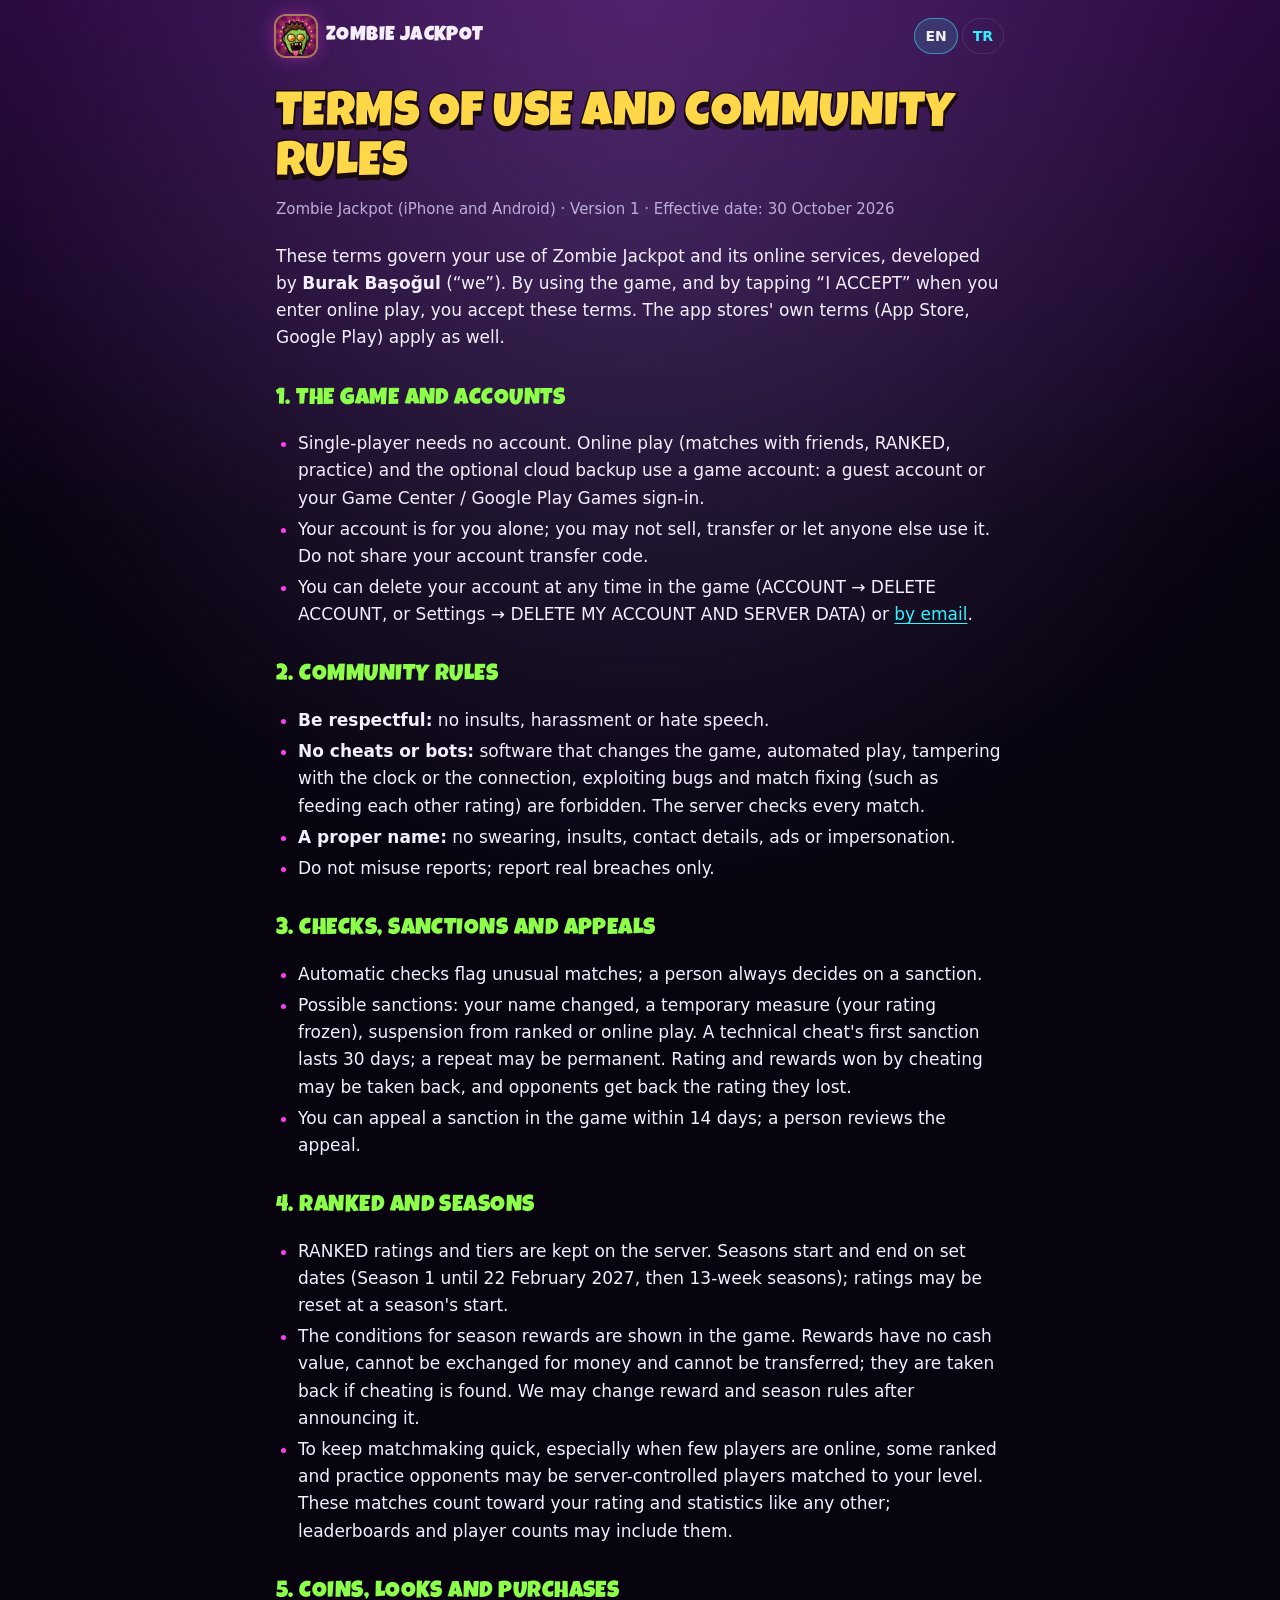
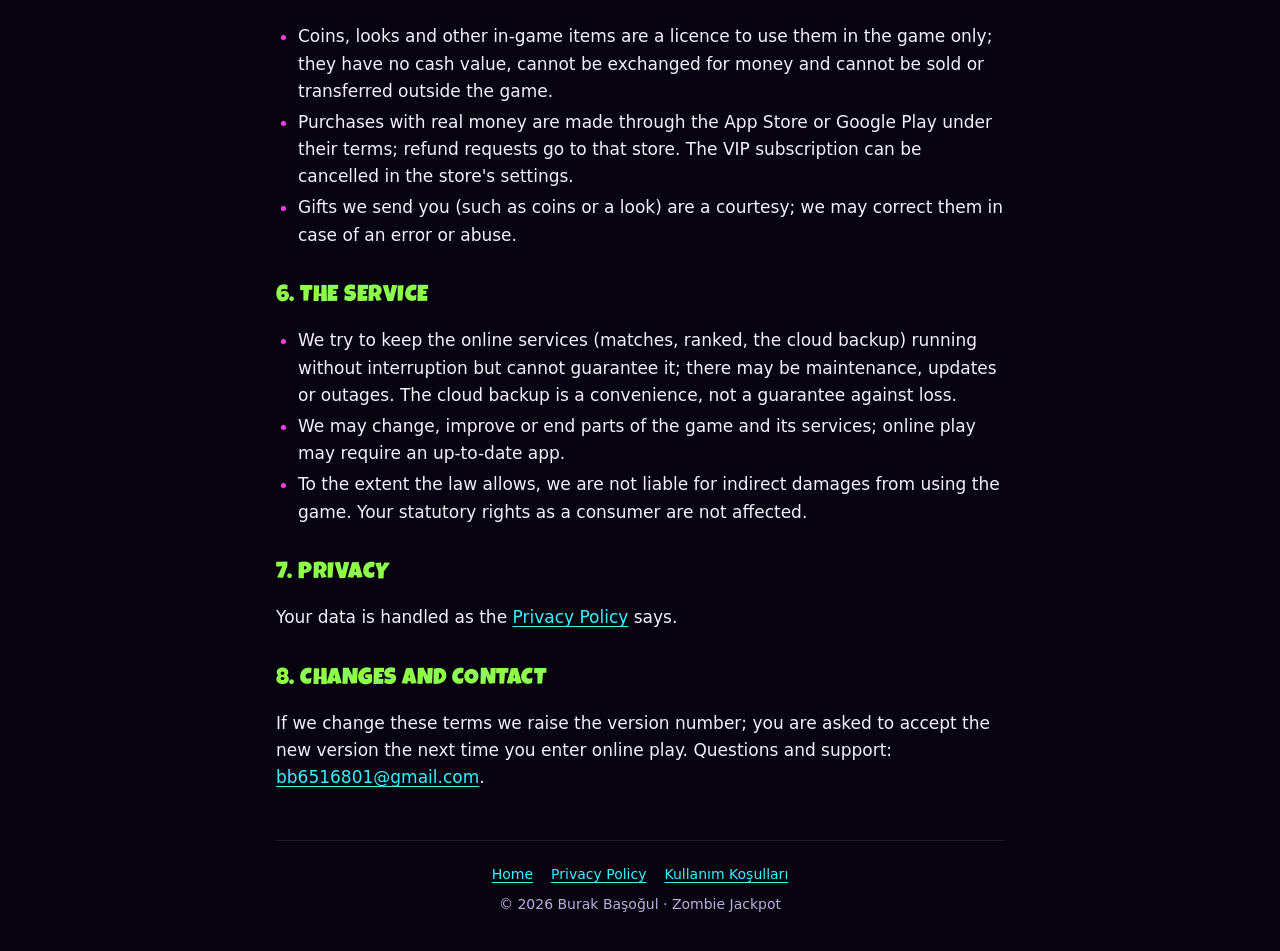
<file: terms.html>
<!doctype html>
<html lang="en">
<head>
<meta charset="utf-8">
<meta name="viewport" content="width=device-width, initial-scale=1">
<meta name="color-scheme" content="dark">
<meta name="theme-color" content="#1f0838">
<title>Terms of Use and Community Rules · Zombie Jackpot</title>
<meta name="description" content="Terms of use of the Zombie Jackpot mobile game and the community rules of online play: accounts, ranked and seasons, virtual items, sanctions and appeals.">
<link rel="icon" href="icon-512.png" type="image/png">
<link rel="apple-touch-icon" href="icon-512.png">
<link rel="alternate" hreflang="tr" href="kosullar.html">
<link rel="stylesheet" href="style.css">
</head>
<body>
<div class="wrap">
  <header class="top">
    <a class="brand" href="index.html"><img src="icon-512.png" alt="" width="40" height="40"><span>Zombie Jackpot</span></a>
    <nav class="lang" aria-label="Language"><span aria-current="page">EN</span><a href="kosullar.html" hreflang="tr" lang="tr">TR</a></nav>
  </header>

  <main class="doc">
    <h1>Terms of Use and Community Rules</h1>
    <p class="meta">Zombie Jackpot (iPhone and Android) · Version 1 · Effective date: 30 October 2026</p>

    <p>These terms govern your use of Zombie Jackpot and its online services, developed by <strong>Burak
    Başoğul</strong> (“we”). By using the game, and by tapping “I ACCEPT” when you enter online play, you accept these
    terms. The app stores' own terms (App Store, Google Play) apply as well.</p>

    <h2 id="game">1. The game and accounts</h2>
    <ul>
      <li>Single-player needs no account. Online play (matches with friends, RANKED, practice) and the optional cloud
      backup use a game account: a guest account or your Game Center / Google Play Games sign-in.</li>
      <li>Your account is for you alone; you may not sell, transfer or let anyone else use it. Do not share your account
      transfer code.</li>
      <li>You can delete your account at any time in the game (ACCOUNT → DELETE ACCOUNT, or Settings → DELETE MY ACCOUNT
      AND SERVER DATA) or <a href="delete-account.html">by email</a>.</li>
    </ul>

    <h2 id="rules">2. Community rules</h2>
    <ul>
      <li><strong>Be respectful:</strong> no insults, harassment or hate speech.</li>
      <li><strong>No cheats or bots:</strong> software that changes the game, automated play, tampering with the clock or
      the connection, exploiting bugs and match fixing (such as feeding each other rating) are forbidden. The server
      checks every match.</li>
      <li><strong>A proper name:</strong> no swearing, insults, contact details, ads or impersonation.</li>
      <li>Do not misuse reports; report real breaches only.</li>
    </ul>

    <h2 id="sanctions">3. Checks, sanctions and appeals</h2>
    <ul>
      <li>Automatic checks flag unusual matches; a person always decides on a sanction.</li>
      <li>Possible sanctions: your name changed, a temporary measure (your rating frozen), suspension from ranked or online
      play. A technical cheat's first sanction lasts 30 days; a repeat may be permanent. Rating and rewards won by
      cheating may be taken back, and opponents get back the rating they lost.</li>
      <li>You can appeal a sanction in the game within 14 days; a person reviews the appeal.</li>
    </ul>

    <h2 id="ranked">4. Ranked and seasons</h2>
    <ul>
      <li>RANKED ratings and tiers are kept on the server. Seasons start and end on set dates (Season 1 until 22 February
      2027, then 13-week seasons); ratings may be reset at a season's start.</li>
      <li>The conditions for season rewards are shown in the game. Rewards have no cash value, cannot be exchanged for
      money and cannot be transferred; they are taken back if cheating is found. We may change reward and season rules
      after announcing it.</li>
      <li>To keep matchmaking quick, especially when few players are online, some ranked and practice opponents may be
      server-controlled players matched to your level. These matches count toward your rating and statistics like any
      other; leaderboards and player counts may include them.</li>
    </ul>

    <h2 id="virtual">5. Coins, looks and purchases</h2>
    <ul>
      <li>Coins, looks and other in-game items are a licence to use them in the game only; they have no cash value, cannot
      be exchanged for money and cannot be sold or transferred outside the game.</li>
      <li>Purchases with real money are made through the App Store or Google Play under their terms; refund requests go
      to that store. The VIP subscription can be cancelled in the store's settings.</li>
      <li>Gifts we send you (such as coins or a look) are a courtesy; we may correct them in case of an error or abuse.</li>
    </ul>

    <h2 id="service">6. The service</h2>
    <ul>
      <li>We try to keep the online services (matches, ranked, the cloud backup) running without interruption but cannot
      guarantee it; there may be maintenance, updates or outages. The cloud backup is a convenience, not a guarantee
      against loss.</li>
      <li>We may change, improve or end parts of the game and its services; online play may require an up-to-date app.</li>
      <li>To the extent the law allows, we are not liable for indirect damages from using the game. Your statutory rights as
      a consumer are not affected.</li>
    </ul>

    <h2 id="privacy">7. Privacy</h2>
    <p>Your data is handled as the <a href="privacy.html">Privacy Policy</a> says.</p>

    <h2 id="changes">8. Changes and contact</h2>
    <p>If we change these terms we raise the version number; you are asked to accept the new version the next time you
    enter online play. Questions and support: <a href="mailto:bb6516801@gmail.com">bb6516801@gmail.com</a>.</p>
  </main>

  <footer class="foot">
    <nav aria-label="Site"><a href="index.html">Home</a><a href="privacy.html">Privacy Policy</a><a href="kosullar.html" hreflang="tr" lang="tr">Kullanım Koşulları</a></nav>
    <div>© 2026 Burak Başoğul · Zombie Jackpot</div>
  </footer>
</div>
</body>
</html>
</file>
<file: style.css>
/* Zombie Jackpot website: one stylesheet for the landing page and the privacy pages. Static, no external requests. */

/* Luckiest Guy (Apache License 2.0, fonts/LICENSE-LuckiestGuy.txt), self-hosted from @fontsource/luckiest-guy. */
@font-face {
  font-family: 'Luckiest Guy';
  font-style: normal;
  font-display: swap;
  font-weight: 400;
  src: url(fonts/luckiest-guy-latin-400-normal.woff2) format('woff2');
  unicode-range: U+0000-00FF, U+0131, U+0152-0153, U+02BB-02BC, U+02C6, U+02DA, U+02DC, U+0304, U+0308, U+0329,
    U+2000-206F, U+20AC, U+2122, U+2191, U+2193, U+2212, U+2215, U+FEFF, U+FFFD;
}
@font-face {
  font-family: 'Luckiest Guy';
  font-style: normal;
  font-display: swap;
  font-weight: 400;
  src: url(fonts/luckiest-guy-latin-ext-400-normal.woff2) format('woff2');
  unicode-range: U+0100-02BA, U+02BD-02C5, U+02C7-02CC, U+02CE-02D7, U+02DD-02FF, U+0304, U+0308, U+0329, U+1D00-1DBF,
    U+1E00-1E9F, U+1EF2-1EFF, U+2020, U+20A0-20AB, U+20AD-20C0, U+2113, U+2C60-2C7F, U+A720-A7FF;
}

:root {
  color-scheme: dark;
  --bg: #07030f;
  --bg-top: #1f0838;
  --panel: rgba(255, 255, 255, 0.045);
  --panel-line: rgba(255, 255, 255, 0.1);
  --text: #f4eeff;
  --muted: #bcaedb;
  --pink: #ff3df2;
  --cyan: #35f2ff;
  --gold: #ffd84a;
  --gold-deep: #ff9d1c;
  --green: #8dff4a;
  --green-deep: #2fb81f;
  --ink: #1a0b10;
  --display: 'Luckiest Guy', 'Arial Black', Impact, system-ui, sans-serif;
  --body: system-ui, -apple-system, 'Segoe UI', Roboto, 'Helvetica Neue', Arial, sans-serif;
}

* {
  box-sizing: border-box;
}

html {
  -webkit-text-size-adjust: 100%;
  text-size-adjust: 100%;
}

/* The display font only has capitals. Uppercasing the text itself (with the page's lang) gives the right letters
   in Turkish: i -> İ, ı -> I. */
.brand,
.logo,
.soon strong,
.features b,
.doc h1,
.doc h2 {
  text-transform: uppercase;
}

body {
  margin: 0;
  min-height: 100vh;
  background-color: var(--bg);
  background-image:
    radial-gradient(ellipse 90% 50% at 50% 0%, rgba(255, 61, 242, 0.22), transparent 70%),
    radial-gradient(ellipse 70% 40% at 50% 8%, rgba(53, 242, 255, 0.1), transparent 70%),
    linear-gradient(180deg, var(--bg-top) 0%, var(--bg) 520px);
  background-repeat: no-repeat;
  color: var(--text);
  font-family: var(--body);
  font-size: 17px;
  line-height: 1.6;
  overflow-wrap: break-word;
}

a {
  color: var(--cyan);
  text-underline-offset: 3px;
}
a:hover {
  color: #8ff8ff;
}
a:focus-visible,
button:focus-visible {
  outline: 3px solid var(--gold);
  outline-offset: 3px;
  border-radius: 6px;
}

.wrap {
  max-width: 760px;
  margin: 0 auto;
  padding: 0 16px;
}

/* ---- header / nav ---- */

.top {
  display: flex;
  align-items: center;
  justify-content: space-between;
  gap: 12px;
  padding: 16px 0;
}
.brand {
  display: flex;
  align-items: center;
  gap: 10px;
  color: var(--text);
  text-decoration: none;
  font-family: var(--display);
  font-size: 20px;
  letter-spacing: 0.02em;
  line-height: 1;
}
.brand img {
  width: 40px;
  height: 40px;
  border-radius: 10px;
  box-shadow: 0 0 0 2px rgba(255, 216, 74, 0.5), 0 0 18px rgba(255, 61, 242, 0.45);
}
.brand:hover {
  color: var(--gold);
}
.lang {
  display: flex;
  gap: 4px;
  font-size: 14px;
  font-weight: 700;
}
.lang a,
.lang span {
  padding: 6px 10px;
  border-radius: 999px;
  text-decoration: none;
  border: 1px solid var(--panel-line);
}
.lang span {
  background: rgba(53, 242, 255, 0.14);
  border-color: rgba(53, 242, 255, 0.5);
  color: var(--text);
}

/* ---- logo text, like the game's title ---- */

.logo {
  margin: 0;
  font-family: var(--display);
  font-weight: 400;
  line-height: 0.95;
  letter-spacing: 0.01em;
  text-align: center;
  font-size: clamp(44px, 13vw, 92px);
  paint-order: stroke fill;
  -webkit-text-stroke: 0.08em var(--ink);
  filter: drop-shadow(0 6px 0 var(--ink)) drop-shadow(0 0 24px rgba(255, 61, 242, 0.35));
}
.logo .z {
  display: block;
  color: var(--green);
}
.logo .j {
  display: block;
  color: var(--gold);
}

/* ---- landing ---- */

.hero {
  text-align: center;
  padding: 12px 0 8px;
}
.hero .icon {
  width: 144px;
  height: 144px;
  border-radius: 32px;
  box-shadow: 0 0 0 3px rgba(255, 216, 74, 0.55), 0 0 40px rgba(255, 61, 242, 0.5), 0 18px 40px rgba(0, 0, 0, 0.6);
  margin: 8px auto 18px;
  display: block;
}
.tagline {
  margin: 18px auto 0;
  max-width: 34em;
  font-size: 19px;
  color: var(--text);
}
.soon {
  display: inline-flex;
  flex-direction: column;
  align-items: center;
  gap: 2px;
  margin: 26px auto 6px;
  padding: 14px 26px 12px;
  border-radius: 18px;
  background: linear-gradient(180deg, rgba(255, 216, 74, 0.16), rgba(255, 157, 28, 0.08));
  border: 2px solid rgba(255, 216, 74, 0.7);
  box-shadow: 0 0 24px rgba(255, 216, 74, 0.25), inset 0 0 18px rgba(255, 216, 74, 0.08);
}
.soon small {
  font-size: 13px;
  font-weight: 700;
  letter-spacing: 0.16em;
  text-transform: uppercase;
  color: var(--muted);
}
.soon strong {
  font-family: var(--display);
  font-weight: 400;
  font-size: 26px;
  letter-spacing: 0.02em;
  color: var(--gold);
}
/* The store links: the same gold badge as .soon, side by side (they wrap on a narrow phone). */
.stores {
  display: flex;
  flex-wrap: wrap;
  justify-content: center;
  gap: 12px;
  margin: 26px 0 6px;
}
.stores .soon {
  margin: 0;
  width: 230px;
  max-width: 100%;
  text-decoration: none;
}
.stores a.soon:hover strong {
  color: #fff2a8;
}
/* A store the game is not in yet: the same badge without a link, its longer first line a little tighter. */
.stores .later small {
  letter-spacing: 0.06em;
}
.hero .note {
  margin: 10px 0 0;
}
.banner {
  display: block;
  width: 100%;
  height: auto;
  margin: 28px 0 8px;
  border-radius: 18px;
  border: 1px solid var(--panel-line);
  box-shadow: 0 20px 50px rgba(0, 0, 0, 0.55), 0 0 30px rgba(255, 61, 242, 0.18);
}

.features {
  list-style: none;
  padding: 0;
  margin: 28px 0;
  display: grid;
  grid-template-columns: repeat(auto-fit, minmax(210px, 1fr));
  gap: 12px;
}
.features li {
  padding: 16px 16px 14px;
  border-radius: 16px;
  background: var(--panel);
  border: 1px solid var(--panel-line);
}
.features b {
  display: block;
  font-family: var(--display);
  font-weight: 400;
  font-size: 19px;
  letter-spacing: 0.02em;
  color: var(--gold);
  margin-bottom: 4px;
}
.features li:nth-child(3n + 2) b {
  color: var(--green);
}
.features li:nth-child(3n) b {
  color: var(--cyan);
}

/* ---- document pages (privacy) ---- */

.doc h1 {
  font-family: var(--display);
  font-weight: 400;
  font-size: clamp(32px, 8vw, 48px);
  line-height: 1.05;
  letter-spacing: 0.01em;
  margin: 18px 0 6px;
  color: var(--gold);
  paint-order: stroke fill;
  -webkit-text-stroke: 0.06em var(--ink);
  filter: drop-shadow(0 4px 0 var(--ink));
}
.doc .meta {
  color: var(--muted);
  font-size: 15px;
  margin: 0 0 22px;
}
.doc h2 {
  font-family: var(--display);
  font-weight: 400;
  font-size: 23px;
  line-height: 1.2;
  letter-spacing: 0.02em;
  color: var(--green);
  margin: 34px 0 8px;
  scroll-margin-top: 16px;
}
.doc h3 {
  font-size: 17px;
  margin: 20px 0 4px;
  color: var(--cyan);
}
.doc p,
.doc li {
  color: var(--text);
}
.doc ul {
  padding-left: 22px;
}
.doc li {
  margin: 4px 0;
}
.doc li::marker {
  color: var(--pink);
}
.glance {
  margin: 8px 0 10px;
  padding: 16px 18px 6px;
  border-radius: 16px;
  background: linear-gradient(180deg, rgba(53, 242, 255, 0.08), rgba(255, 61, 242, 0.05));
  border: 1px solid rgba(53, 242, 255, 0.4);
  box-shadow: 0 0 22px rgba(53, 242, 255, 0.12);
}
.glance h2 {
  margin-top: 0;
  color: var(--cyan);
}
.toc {
  font-size: 15px;
  columns: 2 220px;
  column-gap: 24px;
  padding-left: 22px;
}
.note {
  color: var(--muted);
  font-size: 15px;
}
code {
  font-size: 0.92em;
  padding: 1px 6px;
  border-radius: 6px;
  background: rgba(255, 255, 255, 0.08);
}

/* ---- footer ---- */

.foot {
  margin-top: 48px;
  padding: 22px 0 36px;
  border-top: 1px solid var(--panel-line);
  color: var(--muted);
  font-size: 14px;
  text-align: center;
}
.foot nav {
  display: flex;
  flex-wrap: wrap;
  justify-content: center;
  gap: 6px 18px;
  margin-bottom: 8px;
}

@media (max-width: 420px) {
  body {
    font-size: 16px;
  }
  .brand span {
    display: none;
  }
}

@media (prefers-reduced-motion: no-preference) {
  .hero .icon {
    animation: bob 3.2s ease-in-out infinite;
  }
  @keyframes bob {
    0%,
    100% {
      transform: translateY(0) rotate(-2deg);
    }
    50% {
      transform: translateY(-8px) rotate(2deg);
    }
  }
}
</file>
